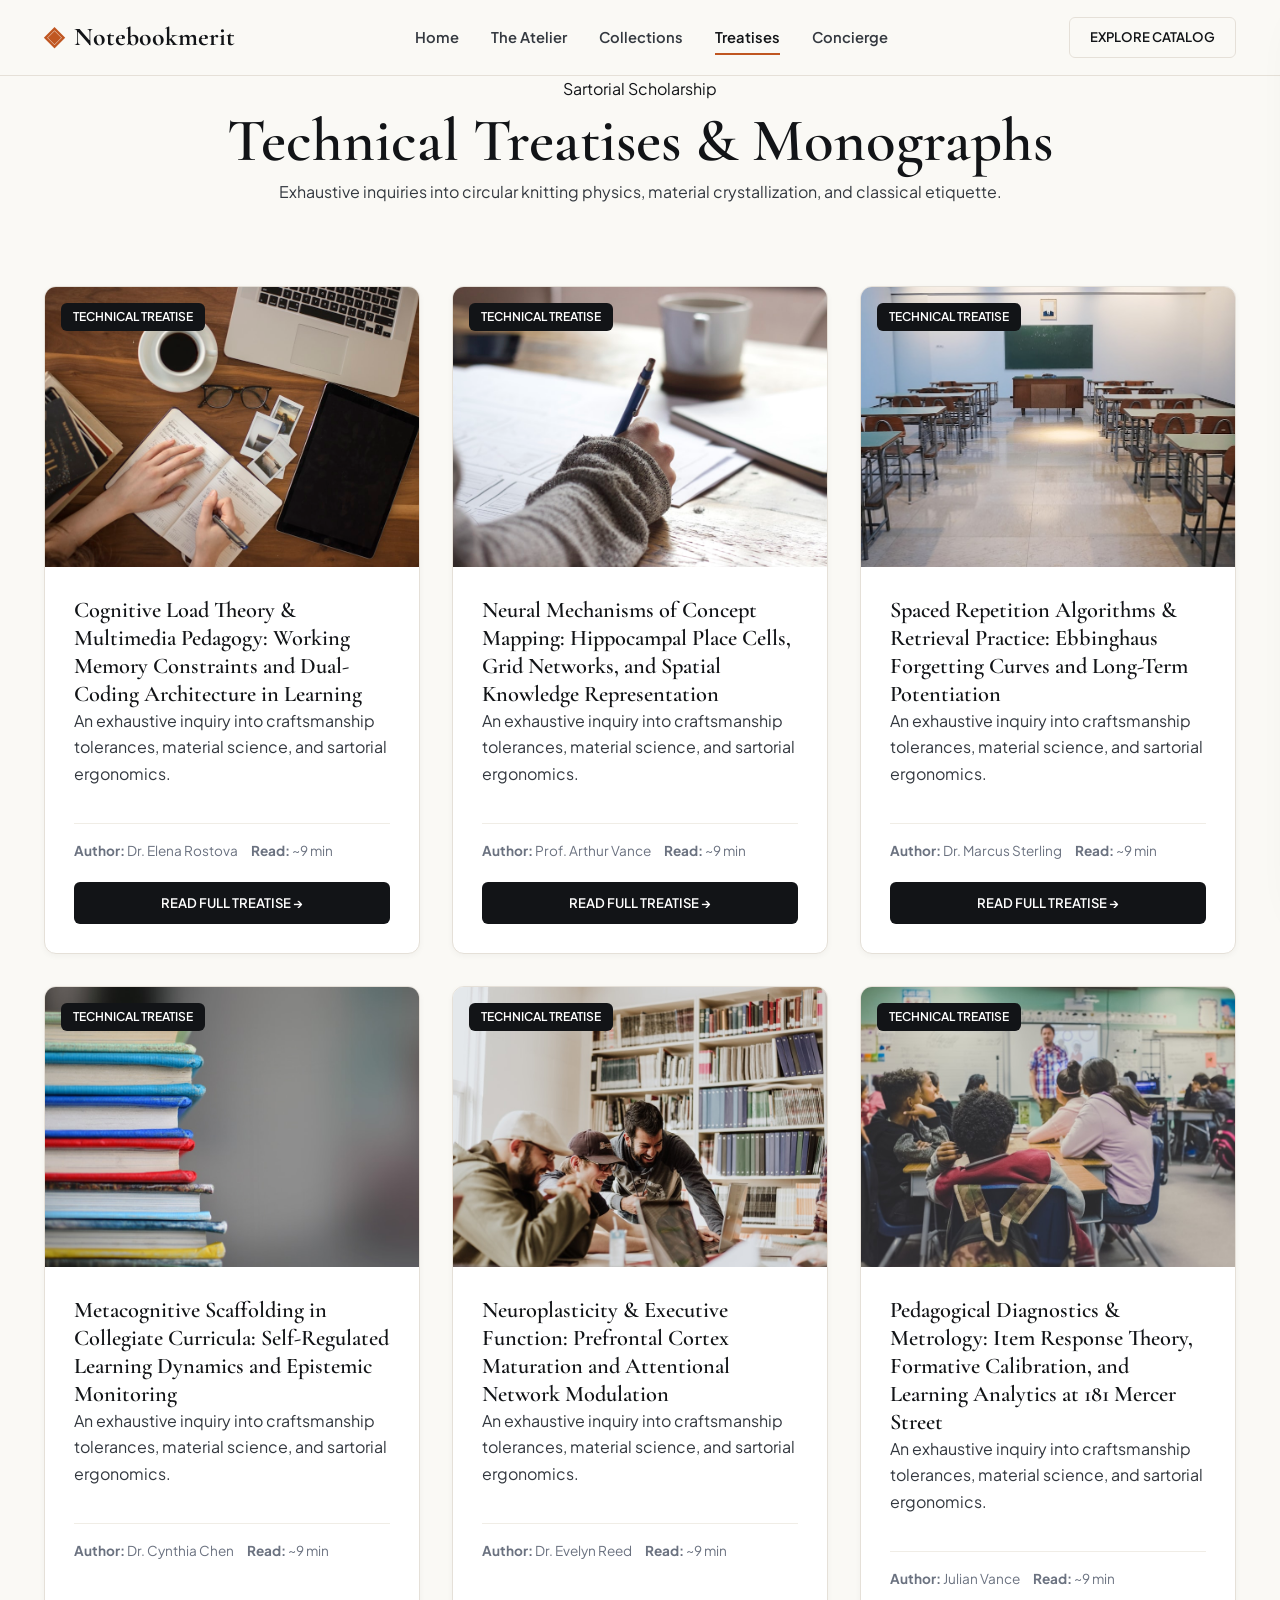
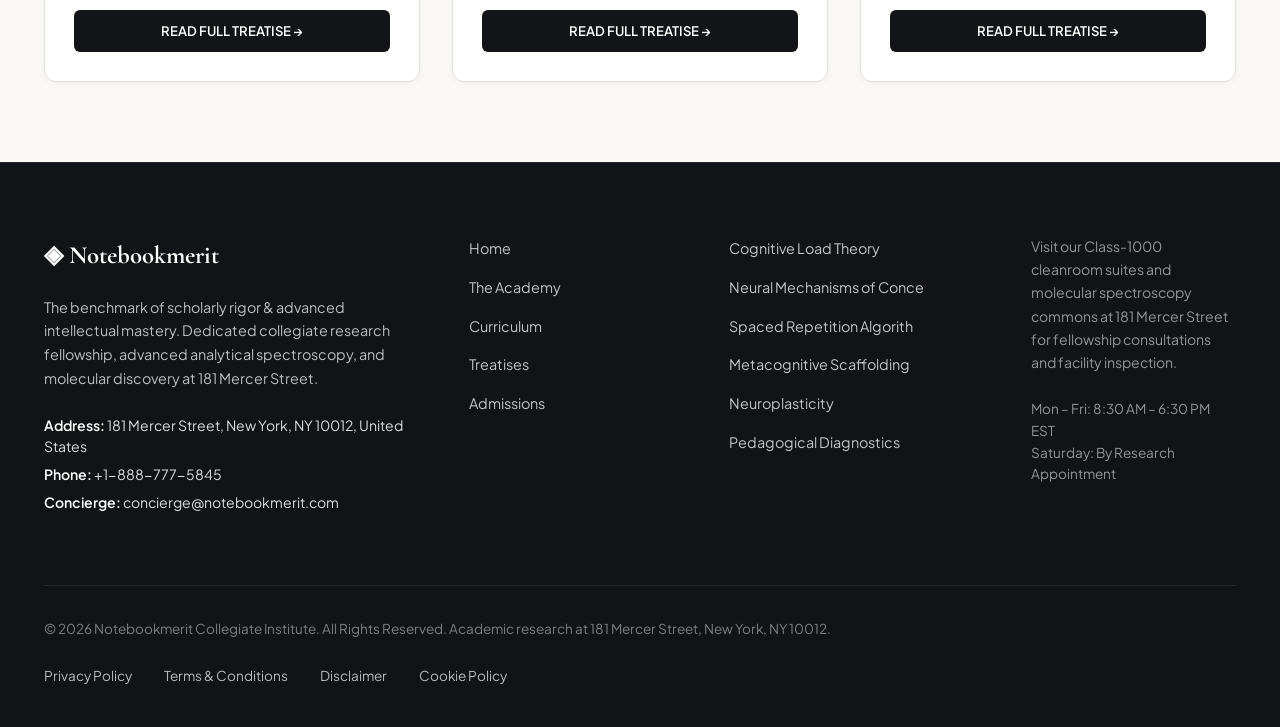
<file: blog/index.html>
<!DOCTYPE html>
<html lang="en">
<head>
  <meta charset="UTF-8">
  <meta name="viewport" content="width=device-width, initial-scale=1.0">
  <title>Sartorial Treatises & Technical Monographs — Notebookmerit</title>
  <meta name="description" content="Explore the authoritative research monographs published by Notebookmerit.">
  <link rel="canonical" href="https://notebookmerit.com/blog.html">
  <link rel="preconnect" href="https://fonts.googleapis.com">
  <link rel="preconnect" href="https://fonts.gstatic.com" crossorigin>
  <link href="https://fonts.googleapis.com/css2?family=Cormorant+Garamond:ital,wght@0,400;0,600;0,700;1,400&family=Plus+Jakarta+Sans:wght@300;400;500;600;700&display=swap" rel="stylesheet">
  <link rel="stylesheet" href="/assets/css/style.css">
  <!-- Google tag (gtag.js) -->
  <script async src="https://www.googletagmanager.com/gtag/js?id=G-0LY0HY7L01"></script>
  <script>
    window.dataLayer = window.dataLayer || [];
    function gtag(){dataLayer.push(arguments);}
    gtag('js', new Date());
    gtag('config', 'G-0LY0HY7L01');
  </script>

</head>
<body>
  <!-- Mandatory Global Site Header (Exactly 1 per page) -->
  <header class="site-header">
    <div class="header-container">
      <a href="/" class="brand-logo" aria-label="Notebookmerit Home">
        <span class="logo-mark">◈</span>
        <span class="logo-text">Notebookmerit</span>
      </a>
      <nav class="desktop-nav" aria-label="Primary Navigation">
        <a href="/" class="nav-link">Home</a>
        <a href="/about.html" class="nav-link">The Atelier</a>
        <a href="/collection.html" class="nav-link">Collections</a>
        <a href="/blog.html" class="nav-link active">Treatises</a>
        <a href="/contact.html" class="nav-link">Concierge</a>
      </nav>
      <div class="header-actions">
        <a href="/collection.html" class="btn btn-sm btn-outline">Explore Catalog</a>
        <button id="drawer-toggle" class="mobile-toggle" aria-label="Open Navigation Menu">
          <span class="hamburger-bar"></span>
          <span class="hamburger-bar"></span>
          <span class="hamburger-bar"></span>
        </button>
      </div>
    </div>
  </header>

  <!-- Mandatory Mobile Navigation Drawer (Exactly 1 per page) -->
  <div class="mobile-drawer" id="mobile-drawer" aria-hidden="true">
    <div class="drawer-header">
      <div class="drawer-brand">Notebookmerit</div>
      <button id="drawer-close" class="drawer-close-btn" aria-label="Close Navigation Menu">&times;</button>
    </div>
    <nav class="drawer-nav" aria-label="Mobile Navigation">
      <a href="/" class="drawer-link">Home</a>
      <a href="/about.html" class="drawer-link">The Atelier &amp; Craft</a>
      <a href="/collection.html" class="drawer-link">Scholastic Curricula & Research Seminars</a>
      <a href="/blog.html" class="drawer-link active">Sartorial Treatises</a>
      <a href="/contact.html" class="drawer-link">Private Concierge</a>
    </nav>
    <div class="drawer-footer">
      <p class="drawer-contact-title">Manhattan Atelier &amp; Suite</p>
      <p class="drawer-contact-info">181 Mercer Street, New York, NY 10012, United States</p>
      <p class="drawer-contact-info">Tel: +1-888-777-5845</p>
      <p class="drawer-contact-info">Email: concierge@notebookmerit.com</p>
    </div>
  </div>
  <div id="drawer-overlay" class="drawer-overlay"></div>
  <section class="page-hero">
    <div class="container text-center">
      <span class="hero-badge">Sartorial Scholarship</span>
      <h1>Technical Treatises &amp; Monographs</h1>
      <p class="lead" style="margin: 0 auto;">Exhaustive inquiries into circular knitting physics, material crystallization, and classical etiquette.</p>
    </div>
  </section>
  <main class="section">
    <div class="container">
      <div class="grid-3">
        <div class="card">
          <div class="card-image-wrap"><img src="/assets/images/flatlay_study_desk_notebook_laptop.jpg" alt="Cognitive Load Theory & Multimedia Pedagogy: Working Memory Constraints and Dual-Coding Architecture in Learning"><span class="card-tag">Technical Treatise</span></div>
          <div class="card-body">
            <h3>Cognitive Load Theory & Multimedia Pedagogy: Working Memory Constraints and Dual-Coding Architecture in Learning</h3>
            <p>An exhaustive inquiry into craftsmanship tolerances, material science, and sartorial ergonomics.</p>
            <div class="card-specs"><span><strong>Author:</strong> Dr. Elena Rostova</span><span><strong>Read:</strong> ~9 min</span></div>
            <a href="/blog/cognitive-load-theory-and-multimedia-pedagogy.html" class="btn btn-primary btn-sm" style="margin-top: auto;">Read Full Treatise &rarr;</a>
          </div>
        </div>
        <div class="card">
          <div class="card-image-wrap"><img src="/assets/images/student_pencil_exam_study.jpg" alt="Neural Mechanisms of Concept Mapping: Hippocampal Place Cells, Grid Networks, and Spatial Knowledge Representation"><span class="card-tag">Technical Treatise</span></div>
          <div class="card-body">
            <h3>Neural Mechanisms of Concept Mapping: Hippocampal Place Cells, Grid Networks, and Spatial Knowledge Representation</h3>
            <p>An exhaustive inquiry into craftsmanship tolerances, material science, and sartorial ergonomics.</p>
            <div class="card-specs"><span><strong>Author:</strong> Prof. Arthur Vance</span><span><strong>Read:</strong> ~9 min</span></div>
            <a href="/blog/neural-mechanisms-of-concept-mapping-and-spatial-memory.html" class="btn btn-primary btn-sm" style="margin-top: auto;">Read Full Treatise &rarr;</a>
          </div>
        </div>
        <div class="card">
          <div class="card-image-wrap"><img src="/assets/images/academic_classroom_study_desks.jpg" alt="Spaced Repetition Algorithms & Retrieval Practice: Ebbinghaus Forgetting Curves and Long-Term Potentiation"><span class="card-tag">Technical Treatise</span></div>
          <div class="card-body">
            <h3>Spaced Repetition Algorithms & Retrieval Practice: Ebbinghaus Forgetting Curves and Long-Term Potentiation</h3>
            <p>An exhaustive inquiry into craftsmanship tolerances, material science, and sartorial ergonomics.</p>
            <div class="card-specs"><span><strong>Author:</strong> Dr. Marcus Sterling</span><span><strong>Read:</strong> ~9 min</span></div>
            <a href="/blog/spaced-repetition-algorithms-and-retrieval-practice-kinetics.html" class="btn btn-primary btn-sm" style="margin-top: auto;">Read Full Treatise &rarr;</a>
          </div>
        </div>
        <div class="card">
          <div class="card-image-wrap"><img src="/assets/images/stack_of_academic_textbooks.jpg" alt="Metacognitive Scaffolding in Collegiate Curricula: Self-Regulated Learning Dynamics and Epistemic Monitoring"><span class="card-tag">Technical Treatise</span></div>
          <div class="card-body">
            <h3>Metacognitive Scaffolding in Collegiate Curricula: Self-Regulated Learning Dynamics and Epistemic Monitoring</h3>
            <p>An exhaustive inquiry into craftsmanship tolerances, material science, and sartorial ergonomics.</p>
            <div class="card-specs"><span><strong>Author:</strong> Dr. Cynthia Chen</span><span><strong>Read:</strong> ~9 min</span></div>
            <a href="/blog/metacognitive-scaffolding-and-inquiry-based-curricula.html" class="btn btn-primary btn-sm" style="margin-top: auto;">Read Full Treatise &rarr;</a>
          </div>
        </div>
        <div class="card">
          <div class="card-image-wrap"><img src="/assets/images/library_reading_group_study.jpg" alt="Neuroplasticity & Executive Function: Prefrontal Cortex Maturation and Attentional Network Modulation"><span class="card-tag">Technical Treatise</span></div>
          <div class="card-body">
            <h3>Neuroplasticity & Executive Function: Prefrontal Cortex Maturation and Attentional Network Modulation</h3>
            <p>An exhaustive inquiry into craftsmanship tolerances, material science, and sartorial ergonomics.</p>
            <div class="card-specs"><span><strong>Author:</strong> Dr. Evelyn Reed</span><span><strong>Read:</strong> ~9 min</span></div>
            <a href="/blog/neuroplasticity-and-executive-function-in-accelerated-learning.html" class="btn btn-primary btn-sm" style="margin-top: auto;">Read Full Treatise &rarr;</a>
          </div>
        </div>
        <div class="card">
          <div class="card-image-wrap"><img src="/assets/images/classroom_teacher_instruction.jpg" alt="Pedagogical Diagnostics & Metrology: Item Response Theory, Formative Calibration, and Learning Analytics at 181 Mercer Street"><span class="card-tag">Technical Treatise</span></div>
          <div class="card-body">
            <h3>Pedagogical Diagnostics & Metrology: Item Response Theory, Formative Calibration, and Learning Analytics at 181 Mercer Street</h3>
            <p>An exhaustive inquiry into craftsmanship tolerances, material science, and sartorial ergonomics.</p>
            <div class="card-specs"><span><strong>Author:</strong> Julian Vance</span><span><strong>Read:</strong> ~9 min</span></div>
            <a href="/blog/pedagogical-diagnostics-and-adaptive-learning-metrology.html" class="btn btn-primary btn-sm" style="margin-top: auto;">Read Full Treatise &rarr;</a>
          </div>
        </div>

      </div>
    </div>
  </main>
  <!-- Mandatory Global Site Footer (Minimalist 4-Column Horizontal Spread Layout) -->
  <footer class="site-footer">
    <div class="container">
      <div class="footer-grid">
        <div class="footer-col">
          <div class="footer-brand">◈ Notebookmerit</div>
          <p class="footer-desc">
            The benchmark of scholarly rigor & advanced intellectual mastery. Dedicated collegiate research fellowship, advanced analytical spectroscopy, and molecular discovery at 181 Mercer Street.
          </p>
          <div class="footer-contact-item"><strong>Address:</strong> 181 Mercer Street, New York, NY 10012, United States</div>
          <div class="footer-contact-item"><strong>Phone:</strong> +1-888-777-5845</div>
          <div class="footer-contact-item"><strong>Concierge:</strong> concierge@notebookmerit.com</div>
        </div>
        <div class="footer-col">
          <ul class="footer-links">
            <li><a href="/">Home</a></li>
            <li><a href="/about.html">The Academy</a></li>
            <li><a href="/collection.html">Curriculum</a></li>
            <li><a href="/blog.html">Treatises</a></li>
            <li><a href="/contact.html">Admissions</a></li>
          </ul>
        </div>
        <div class="footer-col">
          <ul class="footer-links">
            <li><a href="/blog/cognitive-load-theory-and-multimedia-pedagogy.html">Cognitive Load Theory</a></li>
            <li><a href="/blog/neural-mechanisms-of-concept-mapping-and-spatial-memory.html">Neural Mechanisms of Conce</a></li>
            <li><a href="/blog/spaced-repetition-algorithms-and-retrieval-practice-kinetics.html">Spaced Repetition Algorith</a></li>
            <li><a href="/blog/metacognitive-scaffolding-and-inquiry-based-curricula.html">Metacognitive Scaffolding </a></li>
            <li><a href="/blog/neuroplasticity-and-executive-function-in-accelerated-learning.html">Neuroplasticity</a></li>
            <li><a href="/blog/pedagogical-diagnostics-and-adaptive-learning-metrology.html">Pedagogical Diagnostics</a></li>
          </ul>
        </div>
        <div class="footer-col">
          <p class="footer-salon-desc">
            Visit our Class-1000 cleanroom suites and molecular spectroscopy commons at 181 Mercer Street for fellowship consultations and facility inspection.
          </p>
          <p class="footer-hours">
            Mon &ndash; Fri: 8:30 AM &ndash; 6:30 PM<br>EST<br>Saturday: By Research Appointment
          </p>
        </div>
      </div>
      <div class="footer-bottom">
        <p>&copy; 2026 Notebookmerit Collegiate Institute. All Rights Reserved. Academic research at 181 Mercer Street, New York, NY 10012.</p>
        <div class="footer-legal-links">
          <a href="/privacy-policy.html">Privacy Policy</a>
          <a href="/terms-and-conditions.html">Terms &amp; Conditions</a>
          <a href="/disclaimer.html">Disclaimer</a>
          <a href="/cookie-policy.html">Cookie Policy</a>
        </div>
      </div>
    </div>
  </footer>
  <script src="/assets/js/main.js"></script>
</body>
</html>
</file>
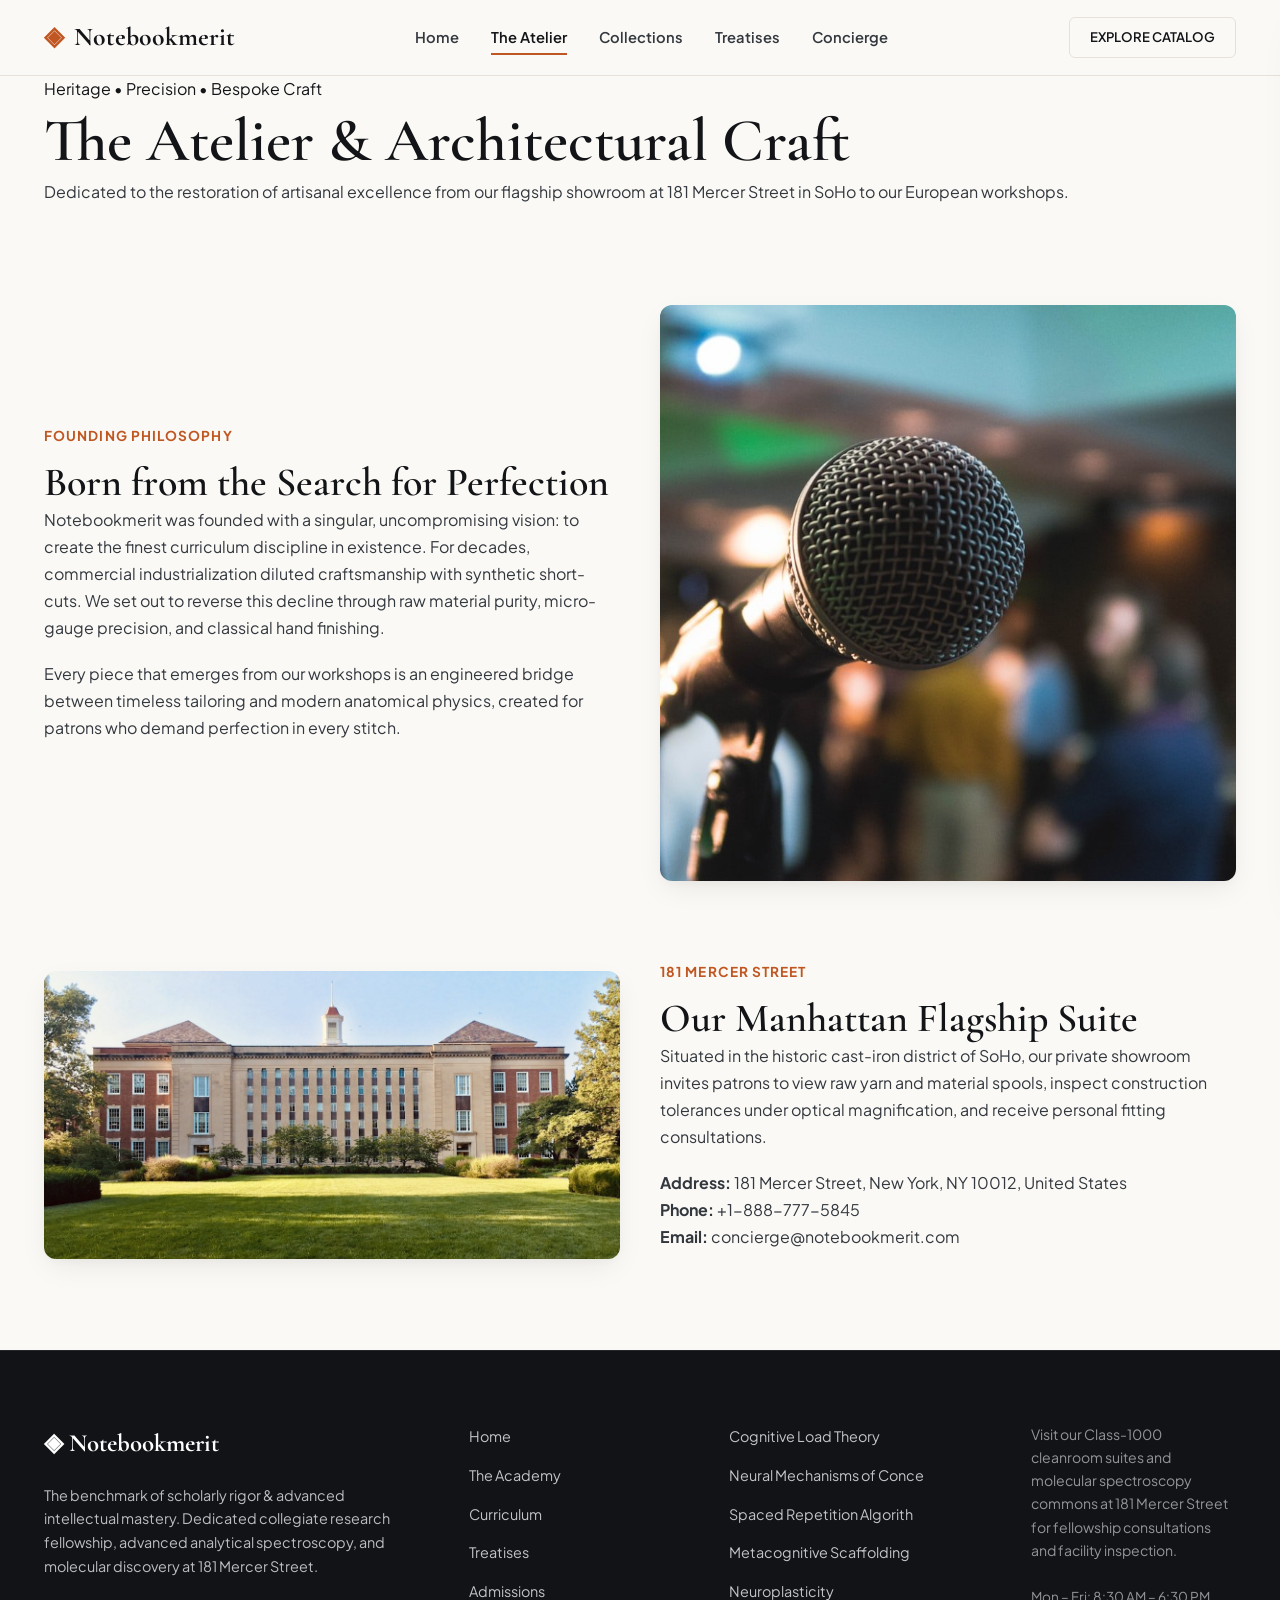
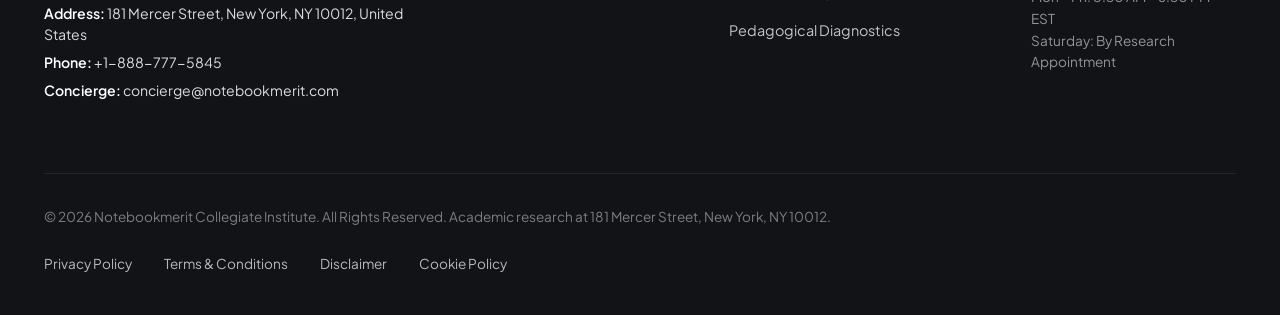
<file: about.html>
<!DOCTYPE html>
<html lang="en">
<head>
  <meta charset="UTF-8">
  <meta name="viewport" content="width=device-width, initial-scale=1.0">
  <title>The Atelier & Heritage Craft — Notebookmerit</title>
  <meta name="description" content="Discover the heritage of Notebookmerit at 181 Mercer Street, New York.">
  <link rel="canonical" href="https://notebookmerit.com/about.html">
  <link rel="preconnect" href="https://fonts.googleapis.com">
  <link rel="preconnect" href="https://fonts.gstatic.com" crossorigin>
  <link href="https://fonts.googleapis.com/css2?family=Cormorant+Garamond:ital,wght@0,400;0,600;0,700;1,400&family=Plus+Jakarta+Sans:wght@300;400;500;600;700&display=swap" rel="stylesheet">
  <link rel="stylesheet" href="/assets/css/style.css">
  <!-- Google tag (gtag.js) -->
  <script async src="https://www.googletagmanager.com/gtag/js?id=G-0LY0HY7L01"></script>
  <script>
    window.dataLayer = window.dataLayer || [];
    function gtag(){dataLayer.push(arguments);}
    gtag('js', new Date());
    gtag('config', 'G-0LY0HY7L01');
  </script>

</head>
<body>
  <!-- Mandatory Global Site Header (Exactly 1 per page) -->
  <header class="site-header">
    <div class="header-container">
      <a href="/" class="brand-logo" aria-label="Notebookmerit Home">
        <span class="logo-mark">◈</span>
        <span class="logo-text">Notebookmerit</span>
      </a>
      <nav class="desktop-nav" aria-label="Primary Navigation">
        <a href="/" class="nav-link">Home</a>
        <a href="/about.html" class="nav-link active">The Atelier</a>
        <a href="/collection.html" class="nav-link">Collections</a>
        <a href="/blog.html" class="nav-link">Treatises</a>
        <a href="/contact.html" class="nav-link">Concierge</a>
      </nav>
      <div class="header-actions">
        <a href="/collection.html" class="btn btn-sm btn-outline">Explore Catalog</a>
        <button id="drawer-toggle" class="mobile-toggle" aria-label="Open Navigation Menu">
          <span class="hamburger-bar"></span>
          <span class="hamburger-bar"></span>
          <span class="hamburger-bar"></span>
        </button>
      </div>
    </div>
  </header>

  <!-- Mandatory Mobile Navigation Drawer (Exactly 1 per page) -->
  <div class="mobile-drawer" id="mobile-drawer" aria-hidden="true">
    <div class="drawer-header">
      <div class="drawer-brand">Notebookmerit</div>
      <button id="drawer-close" class="drawer-close-btn" aria-label="Close Navigation Menu">&times;</button>
    </div>
    <nav class="drawer-nav" aria-label="Mobile Navigation">
      <a href="/" class="drawer-link">Home</a>
      <a href="/about.html" class="drawer-link active">The Atelier &amp; Craft</a>
      <a href="/collection.html" class="drawer-link">Scholastic Curricula & Research Seminars</a>
      <a href="/blog.html" class="drawer-link">Sartorial Treatises</a>
      <a href="/contact.html" class="drawer-link">Private Concierge</a>
    </nav>
    <div class="drawer-footer">
      <p class="drawer-contact-title">Manhattan Atelier &amp; Suite</p>
      <p class="drawer-contact-info">181 Mercer Street, New York, NY 10012, United States</p>
      <p class="drawer-contact-info">Tel: +1-888-777-5845</p>
      <p class="drawer-contact-info">Email: concierge@notebookmerit.com</p>
    </div>
  </div>
  <div id="drawer-overlay" class="drawer-overlay"></div>
  <section class="page-hero">
    <div class="container">
      <span class="hero-badge">Heritage &bull; Precision &bull; Bespoke Craft</span>
      <h1>The Atelier &amp; Architectural Craft</h1>
      <p class="lead">Dedicated to the restoration of artisanal excellence from our flagship showroom at 181 Mercer Street in SoHo to our European workshops.</p>
    </div>
  </section>
  <main class="section">
    <div class="container">
      <div class="grid-2" style="margin-bottom: 5rem;">
        <div>
          <div class="section-subtitle">Founding Philosophy</div>
          <h2>Born from the Search for Perfection</h2>
          <p>Notebookmerit was founded with a singular, uncompromising vision: to create the finest curriculum discipline in existence. For decades, commercial industrialization diluted craftsmanship with synthetic short-cuts. We set out to reverse this decline through raw material purity, micro-gauge precision, and classical hand finishing.</p>
          <p>Every piece that emerges from our workshops is an engineered bridge between timeless tailoring and modern anatomical physics, created for patrons who demand perfection in every stitch.</p>
        </div>
        <div style="border-radius: var(--radius-md); overflow: hidden; box-shadow: var(--shadow-md);"><img src="/assets/images/faculty_dean_keynote.jpg" alt="Atelier craft"></div>
      </div>
      <div class="grid-2">
        <div style="border-radius: var(--radius-md); overflow: hidden; box-shadow: var(--shadow-md);"><img src="/assets/images/cta_academic_horizon.jpg" alt="Artisan inspection"></div>
        <div>
          <div class="section-subtitle">181 Mercer Street</div>
          <h2>Our Manhattan Flagship Suite</h2>
          <p>Situated in the historic cast-iron district of SoHo, our private showroom invites patrons to view raw yarn and material spools, inspect construction tolerances under optical magnification, and receive personal fitting consultations.</p>
          <p><strong>Address:</strong> 181 Mercer Street, New York, NY 10012, United States<br><strong>Phone:</strong> +1-888-777-5845<br><strong>Email:</strong> concierge@notebookmerit.com</p>
        </div>
      </div>
    </div>
  </main>
  <!-- Mandatory Global Site Footer (Minimalist 4-Column Horizontal Spread Layout) -->
  <footer class="site-footer">
    <div class="container">
      <div class="footer-grid">
        <div class="footer-col">
          <div class="footer-brand">◈ Notebookmerit</div>
          <p class="footer-desc">
            The benchmark of scholarly rigor & advanced intellectual mastery. Dedicated collegiate research fellowship, advanced analytical spectroscopy, and molecular discovery at 181 Mercer Street.
          </p>
          <div class="footer-contact-item"><strong>Address:</strong> 181 Mercer Street, New York, NY 10012, United States</div>
          <div class="footer-contact-item"><strong>Phone:</strong> +1-888-777-5845</div>
          <div class="footer-contact-item"><strong>Concierge:</strong> concierge@notebookmerit.com</div>
        </div>
        <div class="footer-col">
          <ul class="footer-links">
            <li><a href="/">Home</a></li>
            <li><a href="/about.html">The Academy</a></li>
            <li><a href="/collection.html">Curriculum</a></li>
            <li><a href="/blog.html">Treatises</a></li>
            <li><a href="/contact.html">Admissions</a></li>
          </ul>
        </div>
        <div class="footer-col">
          <ul class="footer-links">
            <li><a href="/blog/cognitive-load-theory-and-multimedia-pedagogy.html">Cognitive Load Theory</a></li>
            <li><a href="/blog/neural-mechanisms-of-concept-mapping-and-spatial-memory.html">Neural Mechanisms of Conce</a></li>
            <li><a href="/blog/spaced-repetition-algorithms-and-retrieval-practice-kinetics.html">Spaced Repetition Algorith</a></li>
            <li><a href="/blog/metacognitive-scaffolding-and-inquiry-based-curricula.html">Metacognitive Scaffolding </a></li>
            <li><a href="/blog/neuroplasticity-and-executive-function-in-accelerated-learning.html">Neuroplasticity</a></li>
            <li><a href="/blog/pedagogical-diagnostics-and-adaptive-learning-metrology.html">Pedagogical Diagnostics</a></li>
          </ul>
        </div>
        <div class="footer-col">
          <p class="footer-salon-desc">
            Visit our Class-1000 cleanroom suites and molecular spectroscopy commons at 181 Mercer Street for fellowship consultations and facility inspection.
          </p>
          <p class="footer-hours">
            Mon &ndash; Fri: 8:30 AM &ndash; 6:30 PM<br>EST<br>Saturday: By Research Appointment
          </p>
        </div>
      </div>
      <div class="footer-bottom">
        <p>&copy; 2026 Notebookmerit Collegiate Institute. All Rights Reserved. Academic research at 181 Mercer Street, New York, NY 10012.</p>
        <div class="footer-legal-links">
          <a href="/privacy-policy.html">Privacy Policy</a>
          <a href="/terms-and-conditions.html">Terms &amp; Conditions</a>
          <a href="/disclaimer.html">Disclaimer</a>
          <a href="/cookie-policy.html">Cookie Policy</a>
        </div>
      </div>
    </div>
  </footer>
  <script src="/assets/js/main.js"></script>
</body>
</html>
</file>
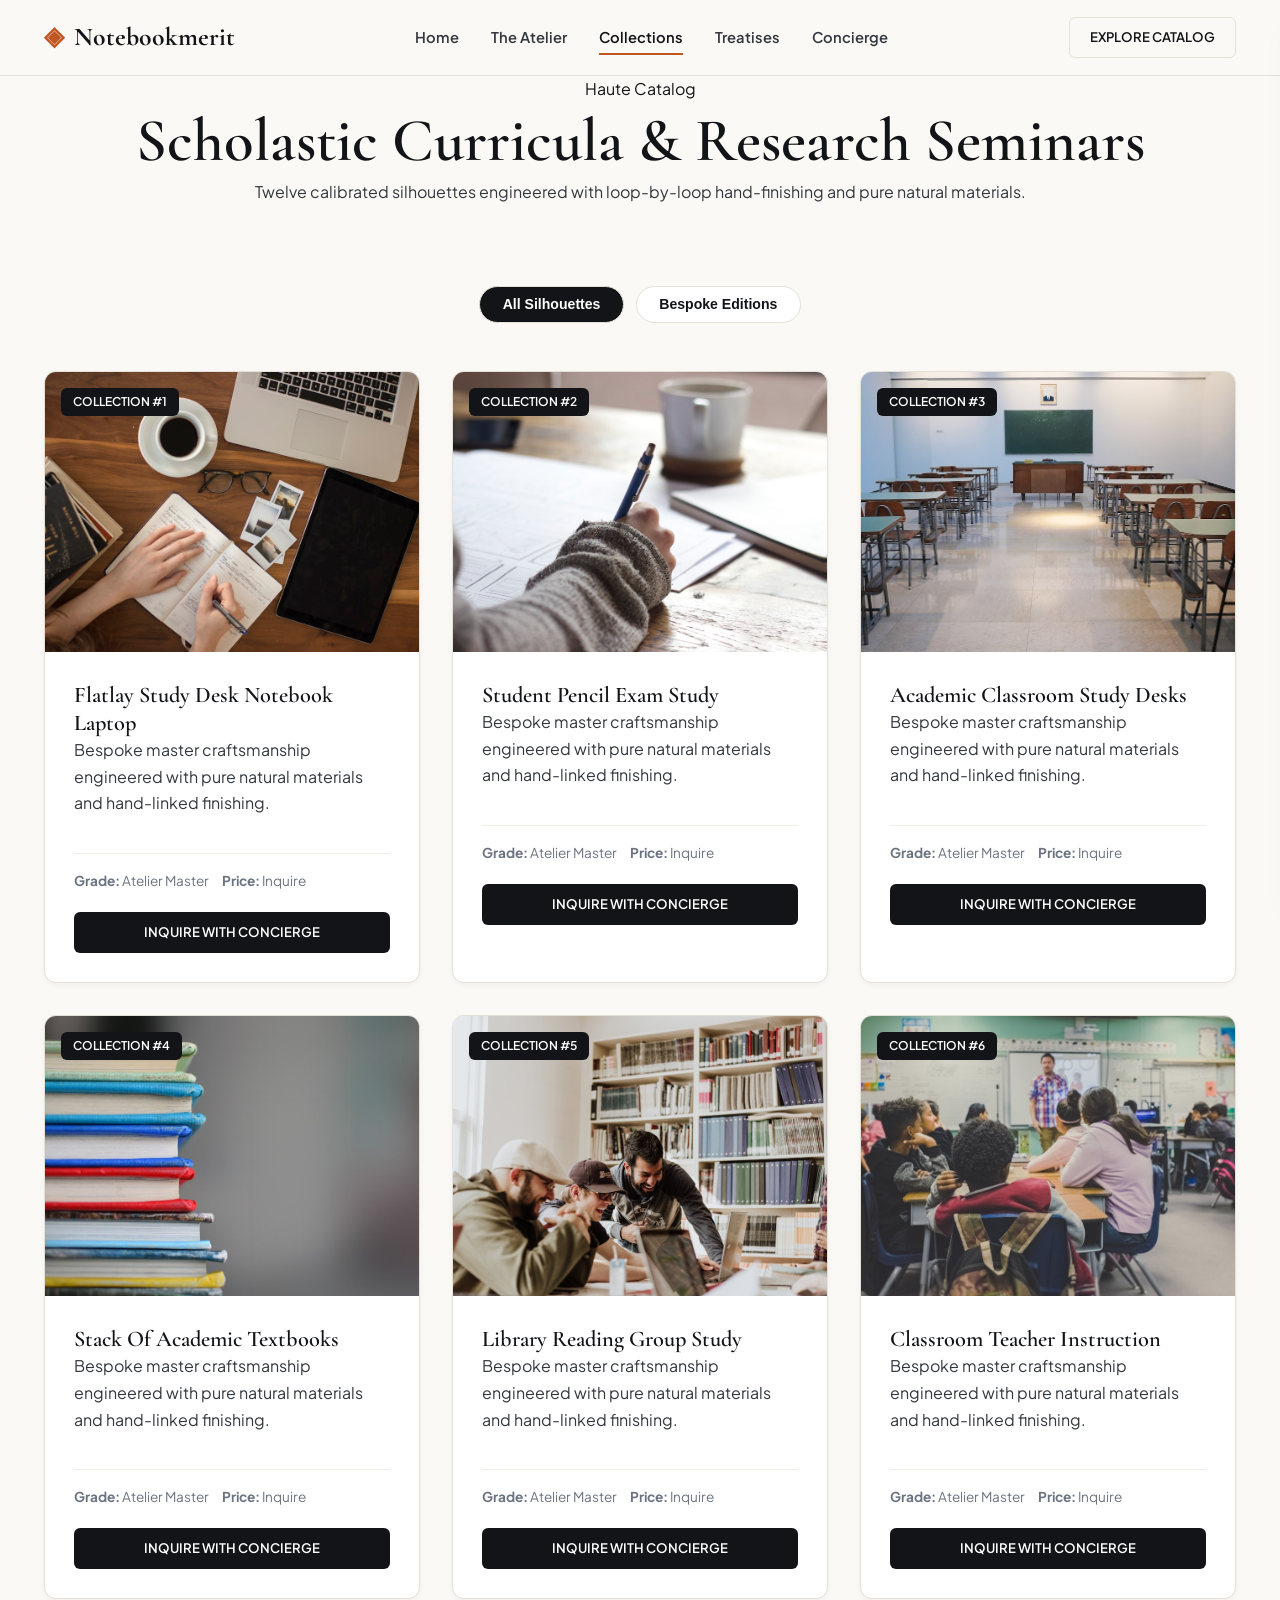
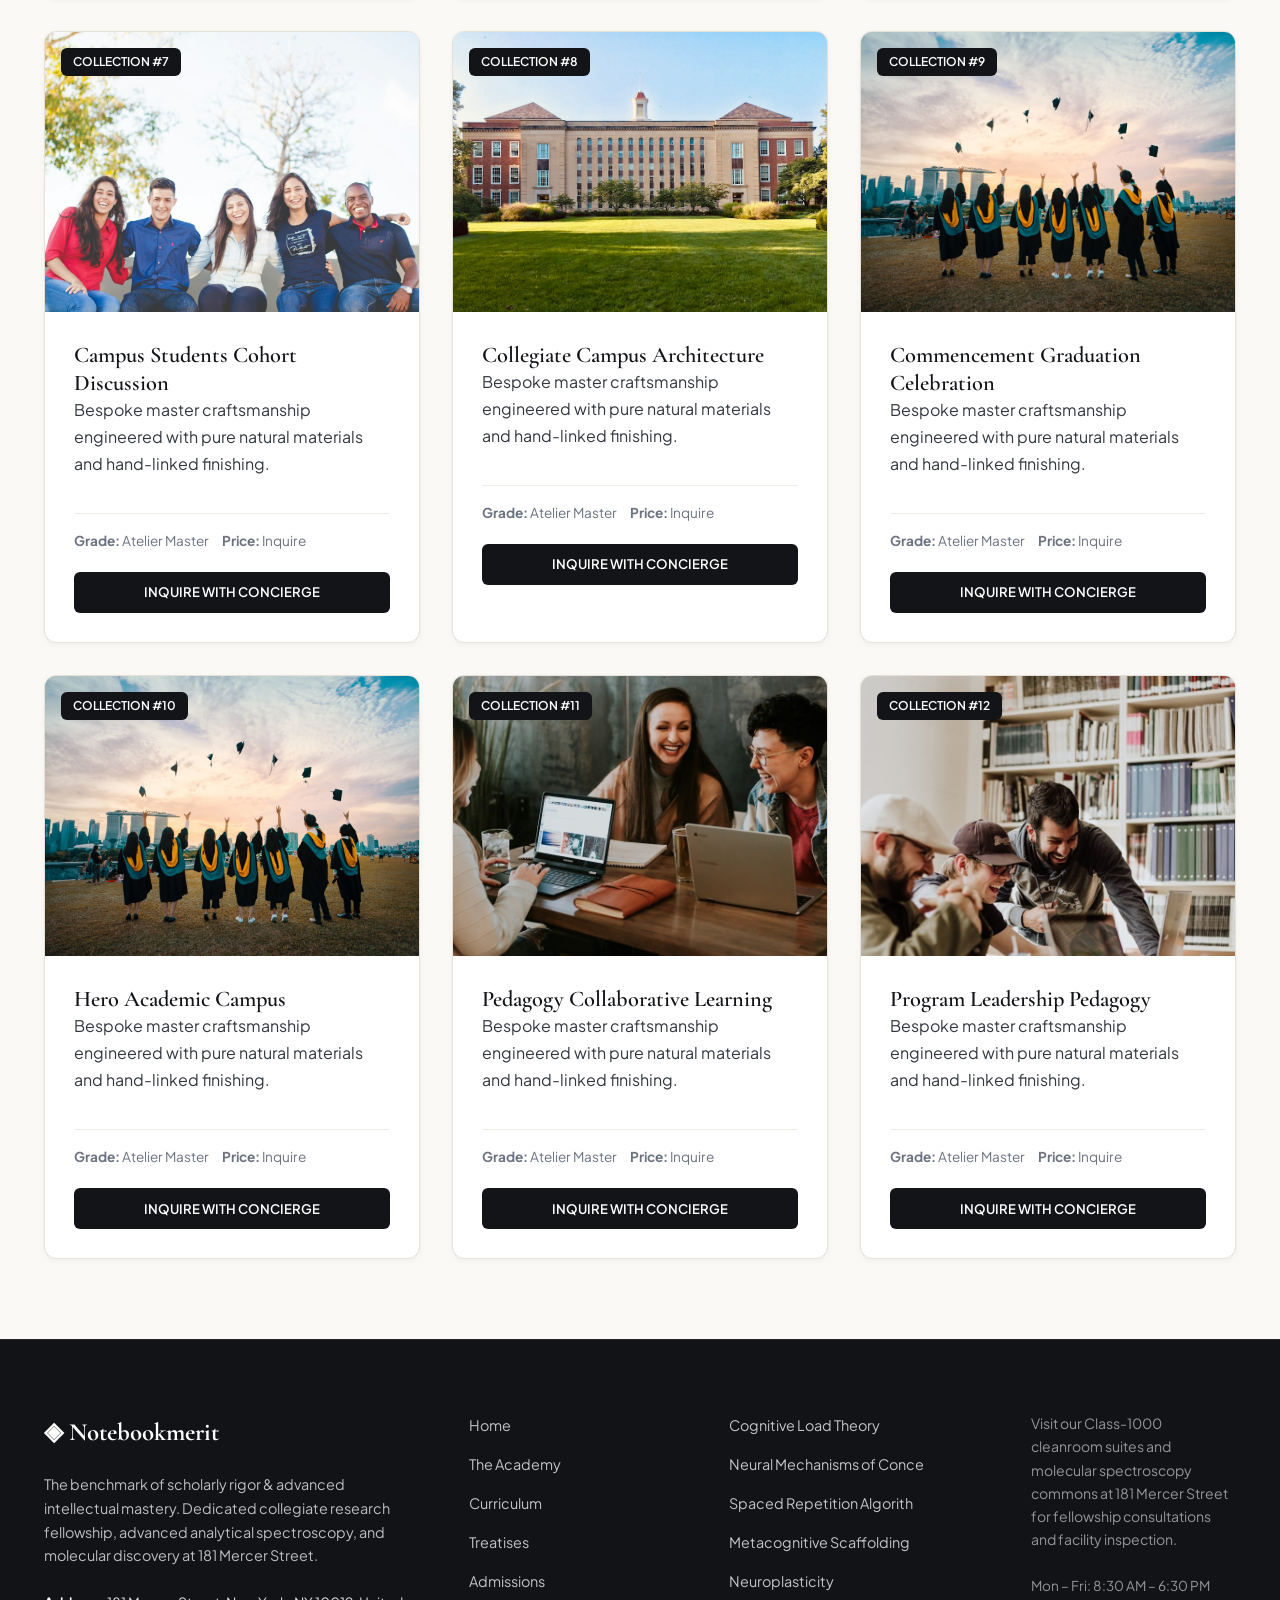
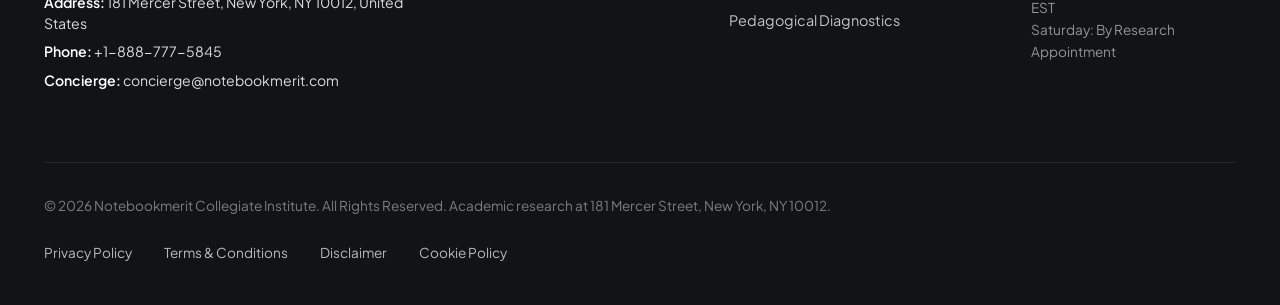
<file: collection.html>
<!DOCTYPE html>
<html lang="en">
<head>
  <meta charset="UTF-8">
  <meta name="viewport" content="width=device-width, initial-scale=1.0">
  <title>Scholastic Curricula & Research Seminars — Notebookmerit</title>
  <meta name="description" content="Browse the complete catalogue of Notebookmerit.">
  <link rel="canonical" href="https://notebookmerit.com/collection.html">
  <link rel="preconnect" href="https://fonts.googleapis.com">
  <link rel="preconnect" href="https://fonts.gstatic.com" crossorigin>
  <link href="https://fonts.googleapis.com/css2?family=Cormorant+Garamond:ital,wght@0,400;0,600;0,700;1,400&family=Plus+Jakarta+Sans:wght@300;400;500;600;700&display=swap" rel="stylesheet">
  <link rel="stylesheet" href="/assets/css/style.css">
  <!-- Google tag (gtag.js) -->
  <script async src="https://www.googletagmanager.com/gtag/js?id=G-0LY0HY7L01"></script>
  <script>
    window.dataLayer = window.dataLayer || [];
    function gtag(){dataLayer.push(arguments);}
    gtag('js', new Date());
    gtag('config', 'G-0LY0HY7L01');
  </script>

</head>
<body>
  <!-- Mandatory Global Site Header (Exactly 1 per page) -->
  <header class="site-header">
    <div class="header-container">
      <a href="/" class="brand-logo" aria-label="Notebookmerit Home">
        <span class="logo-mark">◈</span>
        <span class="logo-text">Notebookmerit</span>
      </a>
      <nav class="desktop-nav" aria-label="Primary Navigation">
        <a href="/" class="nav-link">Home</a>
        <a href="/about.html" class="nav-link">The Atelier</a>
        <a href="/collection.html" class="nav-link active">Collections</a>
        <a href="/blog.html" class="nav-link">Treatises</a>
        <a href="/contact.html" class="nav-link">Concierge</a>
      </nav>
      <div class="header-actions">
        <a href="/collection.html" class="btn btn-sm btn-outline">Explore Catalog</a>
        <button id="drawer-toggle" class="mobile-toggle" aria-label="Open Navigation Menu">
          <span class="hamburger-bar"></span>
          <span class="hamburger-bar"></span>
          <span class="hamburger-bar"></span>
        </button>
      </div>
    </div>
  </header>

  <!-- Mandatory Mobile Navigation Drawer (Exactly 1 per page) -->
  <div class="mobile-drawer" id="mobile-drawer" aria-hidden="true">
    <div class="drawer-header">
      <div class="drawer-brand">Notebookmerit</div>
      <button id="drawer-close" class="drawer-close-btn" aria-label="Close Navigation Menu">&times;</button>
    </div>
    <nav class="drawer-nav" aria-label="Mobile Navigation">
      <a href="/" class="drawer-link">Home</a>
      <a href="/about.html" class="drawer-link">The Atelier &amp; Craft</a>
      <a href="/collection.html" class="drawer-link active">Scholastic Curricula & Research Seminars</a>
      <a href="/blog.html" class="drawer-link">Sartorial Treatises</a>
      <a href="/contact.html" class="drawer-link">Private Concierge</a>
    </nav>
    <div class="drawer-footer">
      <p class="drawer-contact-title">Manhattan Atelier &amp; Suite</p>
      <p class="drawer-contact-info">181 Mercer Street, New York, NY 10012, United States</p>
      <p class="drawer-contact-info">Tel: +1-888-777-5845</p>
      <p class="drawer-contact-info">Email: concierge@notebookmerit.com</p>
    </div>
  </div>
  <div id="drawer-overlay" class="drawer-overlay"></div>
  <section class="page-hero">
    <div class="container text-center">
      <span class="hero-badge">Haute Catalog</span>
      <h1>Scholastic Curricula & Research Seminars</h1>
      <p class="lead" style="margin: 0 auto;">Twelve calibrated silhouettes engineered with loop-by-loop hand-finishing and pure natural materials.</p>
    </div>
  </section>
  <main class="section">
    <div class="container">
      <div class="filter-bar">
        <button class="filter-btn active" data-filter="all">All Silhouettes</button>
        <button class="filter-btn" data-filter="bespoke">Bespoke Editions</button>
      </div>
      <div class="grid-3" id="products-grid">
        <div class="card product-item" data-category="all bespoke">
          <div class="card-image-wrap"><img src="/assets/images/flatlay_study_desk_notebook_laptop.jpg" alt="Flatlay Study Desk Notebook Laptop"><span class="card-tag">Collection #1</span></div>
          <div class="card-body">
            <h3>Flatlay Study Desk Notebook Laptop</h3>
            <p>Bespoke master craftsmanship engineered with pure natural materials and hand-linked finishing.</p>
            <div class="card-specs"><span><strong>Grade:</strong> Atelier Master</span><span><strong>Price:</strong> Inquire</span></div>
            <a href="/contact.html" class="btn btn-primary btn-sm">Inquire with Concierge</a>
          </div>
        </div>
        <div class="card product-item" data-category="all bespoke">
          <div class="card-image-wrap"><img src="/assets/images/student_pencil_exam_study.jpg" alt="Student Pencil Exam Study"><span class="card-tag">Collection #2</span></div>
          <div class="card-body">
            <h3>Student Pencil Exam Study</h3>
            <p>Bespoke master craftsmanship engineered with pure natural materials and hand-linked finishing.</p>
            <div class="card-specs"><span><strong>Grade:</strong> Atelier Master</span><span><strong>Price:</strong> Inquire</span></div>
            <a href="/contact.html" class="btn btn-primary btn-sm">Inquire with Concierge</a>
          </div>
        </div>
        <div class="card product-item" data-category="all bespoke">
          <div class="card-image-wrap"><img src="/assets/images/academic_classroom_study_desks.jpg" alt="Academic Classroom Study Desks"><span class="card-tag">Collection #3</span></div>
          <div class="card-body">
            <h3>Academic Classroom Study Desks</h3>
            <p>Bespoke master craftsmanship engineered with pure natural materials and hand-linked finishing.</p>
            <div class="card-specs"><span><strong>Grade:</strong> Atelier Master</span><span><strong>Price:</strong> Inquire</span></div>
            <a href="/contact.html" class="btn btn-primary btn-sm">Inquire with Concierge</a>
          </div>
        </div>
        <div class="card product-item" data-category="all bespoke">
          <div class="card-image-wrap"><img src="/assets/images/stack_of_academic_textbooks.jpg" alt="Stack Of Academic Textbooks"><span class="card-tag">Collection #4</span></div>
          <div class="card-body">
            <h3>Stack Of Academic Textbooks</h3>
            <p>Bespoke master craftsmanship engineered with pure natural materials and hand-linked finishing.</p>
            <div class="card-specs"><span><strong>Grade:</strong> Atelier Master</span><span><strong>Price:</strong> Inquire</span></div>
            <a href="/contact.html" class="btn btn-primary btn-sm">Inquire with Concierge</a>
          </div>
        </div>
        <div class="card product-item" data-category="all bespoke">
          <div class="card-image-wrap"><img src="/assets/images/library_reading_group_study.jpg" alt="Library Reading Group Study"><span class="card-tag">Collection #5</span></div>
          <div class="card-body">
            <h3>Library Reading Group Study</h3>
            <p>Bespoke master craftsmanship engineered with pure natural materials and hand-linked finishing.</p>
            <div class="card-specs"><span><strong>Grade:</strong> Atelier Master</span><span><strong>Price:</strong> Inquire</span></div>
            <a href="/contact.html" class="btn btn-primary btn-sm">Inquire with Concierge</a>
          </div>
        </div>
        <div class="card product-item" data-category="all bespoke">
          <div class="card-image-wrap"><img src="/assets/images/classroom_teacher_instruction.jpg" alt="Classroom Teacher Instruction"><span class="card-tag">Collection #6</span></div>
          <div class="card-body">
            <h3>Classroom Teacher Instruction</h3>
            <p>Bespoke master craftsmanship engineered with pure natural materials and hand-linked finishing.</p>
            <div class="card-specs"><span><strong>Grade:</strong> Atelier Master</span><span><strong>Price:</strong> Inquire</span></div>
            <a href="/contact.html" class="btn btn-primary btn-sm">Inquire with Concierge</a>
          </div>
        </div>
        <div class="card product-item" data-category="all bespoke">
          <div class="card-image-wrap"><img src="/assets/images/campus_students_cohort_discussion.jpg" alt="Campus Students Cohort Discussion"><span class="card-tag">Collection #7</span></div>
          <div class="card-body">
            <h3>Campus Students Cohort Discussion</h3>
            <p>Bespoke master craftsmanship engineered with pure natural materials and hand-linked finishing.</p>
            <div class="card-specs"><span><strong>Grade:</strong> Atelier Master</span><span><strong>Price:</strong> Inquire</span></div>
            <a href="/contact.html" class="btn btn-primary btn-sm">Inquire with Concierge</a>
          </div>
        </div>
        <div class="card product-item" data-category="all bespoke">
          <div class="card-image-wrap"><img src="/assets/images/collegiate_campus_architecture.jpg" alt="Collegiate Campus Architecture"><span class="card-tag">Collection #8</span></div>
          <div class="card-body">
            <h3>Collegiate Campus Architecture</h3>
            <p>Bespoke master craftsmanship engineered with pure natural materials and hand-linked finishing.</p>
            <div class="card-specs"><span><strong>Grade:</strong> Atelier Master</span><span><strong>Price:</strong> Inquire</span></div>
            <a href="/contact.html" class="btn btn-primary btn-sm">Inquire with Concierge</a>
          </div>
        </div>
        <div class="card product-item" data-category="all bespoke">
          <div class="card-image-wrap"><img src="/assets/images/commencement_graduation_celebration.jpg" alt="Commencement Graduation Celebration"><span class="card-tag">Collection #9</span></div>
          <div class="card-body">
            <h3>Commencement Graduation Celebration</h3>
            <p>Bespoke master craftsmanship engineered with pure natural materials and hand-linked finishing.</p>
            <div class="card-specs"><span><strong>Grade:</strong> Atelier Master</span><span><strong>Price:</strong> Inquire</span></div>
            <a href="/contact.html" class="btn btn-primary btn-sm">Inquire with Concierge</a>
          </div>
        </div>
        <div class="card product-item" data-category="all bespoke">
          <div class="card-image-wrap"><img src="/assets/images/hero_academic_campus.jpg" alt="Hero Academic Campus"><span class="card-tag">Collection #10</span></div>
          <div class="card-body">
            <h3>Hero Academic Campus</h3>
            <p>Bespoke master craftsmanship engineered with pure natural materials and hand-linked finishing.</p>
            <div class="card-specs"><span><strong>Grade:</strong> Atelier Master</span><span><strong>Price:</strong> Inquire</span></div>
            <a href="/contact.html" class="btn btn-primary btn-sm">Inquire with Concierge</a>
          </div>
        </div>
        <div class="card product-item" data-category="all bespoke">
          <div class="card-image-wrap"><img src="/assets/images/pedagogy_collaborative_learning.jpg" alt="Pedagogy Collaborative Learning"><span class="card-tag">Collection #11</span></div>
          <div class="card-body">
            <h3>Pedagogy Collaborative Learning</h3>
            <p>Bespoke master craftsmanship engineered with pure natural materials and hand-linked finishing.</p>
            <div class="card-specs"><span><strong>Grade:</strong> Atelier Master</span><span><strong>Price:</strong> Inquire</span></div>
            <a href="/contact.html" class="btn btn-primary btn-sm">Inquire with Concierge</a>
          </div>
        </div>
        <div class="card product-item" data-category="all bespoke">
          <div class="card-image-wrap"><img src="/assets/images/program_leadership_pedagogy.jpg" alt="Program Leadership Pedagogy"><span class="card-tag">Collection #12</span></div>
          <div class="card-body">
            <h3>Program Leadership Pedagogy</h3>
            <p>Bespoke master craftsmanship engineered with pure natural materials and hand-linked finishing.</p>
            <div class="card-specs"><span><strong>Grade:</strong> Atelier Master</span><span><strong>Price:</strong> Inquire</span></div>
            <a href="/contact.html" class="btn btn-primary btn-sm">Inquire with Concierge</a>
          </div>
        </div>

      </div>
    </div>
  </main>
  <!-- Mandatory Global Site Footer (Minimalist 4-Column Horizontal Spread Layout) -->
  <footer class="site-footer">
    <div class="container">
      <div class="footer-grid">
        <div class="footer-col">
          <div class="footer-brand">◈ Notebookmerit</div>
          <p class="footer-desc">
            The benchmark of scholarly rigor & advanced intellectual mastery. Dedicated collegiate research fellowship, advanced analytical spectroscopy, and molecular discovery at 181 Mercer Street.
          </p>
          <div class="footer-contact-item"><strong>Address:</strong> 181 Mercer Street, New York, NY 10012, United States</div>
          <div class="footer-contact-item"><strong>Phone:</strong> +1-888-777-5845</div>
          <div class="footer-contact-item"><strong>Concierge:</strong> concierge@notebookmerit.com</div>
        </div>
        <div class="footer-col">
          <ul class="footer-links">
            <li><a href="/">Home</a></li>
            <li><a href="/about.html">The Academy</a></li>
            <li><a href="/collection.html">Curriculum</a></li>
            <li><a href="/blog.html">Treatises</a></li>
            <li><a href="/contact.html">Admissions</a></li>
          </ul>
        </div>
        <div class="footer-col">
          <ul class="footer-links">
            <li><a href="/blog/cognitive-load-theory-and-multimedia-pedagogy.html">Cognitive Load Theory</a></li>
            <li><a href="/blog/neural-mechanisms-of-concept-mapping-and-spatial-memory.html">Neural Mechanisms of Conce</a></li>
            <li><a href="/blog/spaced-repetition-algorithms-and-retrieval-practice-kinetics.html">Spaced Repetition Algorith</a></li>
            <li><a href="/blog/metacognitive-scaffolding-and-inquiry-based-curricula.html">Metacognitive Scaffolding </a></li>
            <li><a href="/blog/neuroplasticity-and-executive-function-in-accelerated-learning.html">Neuroplasticity</a></li>
            <li><a href="/blog/pedagogical-diagnostics-and-adaptive-learning-metrology.html">Pedagogical Diagnostics</a></li>
          </ul>
        </div>
        <div class="footer-col">
          <p class="footer-salon-desc">
            Visit our Class-1000 cleanroom suites and molecular spectroscopy commons at 181 Mercer Street for fellowship consultations and facility inspection.
          </p>
          <p class="footer-hours">
            Mon &ndash; Fri: 8:30 AM &ndash; 6:30 PM<br>EST<br>Saturday: By Research Appointment
          </p>
        </div>
      </div>
      <div class="footer-bottom">
        <p>&copy; 2026 Notebookmerit Collegiate Institute. All Rights Reserved. Academic research at 181 Mercer Street, New York, NY 10012.</p>
        <div class="footer-legal-links">
          <a href="/privacy-policy.html">Privacy Policy</a>
          <a href="/terms-and-conditions.html">Terms &amp; Conditions</a>
          <a href="/disclaimer.html">Disclaimer</a>
          <a href="/cookie-policy.html">Cookie Policy</a>
        </div>
      </div>
    </div>
  </footer>
  <script src="/assets/js/main.js"></script>
</body>
</html>
</file>
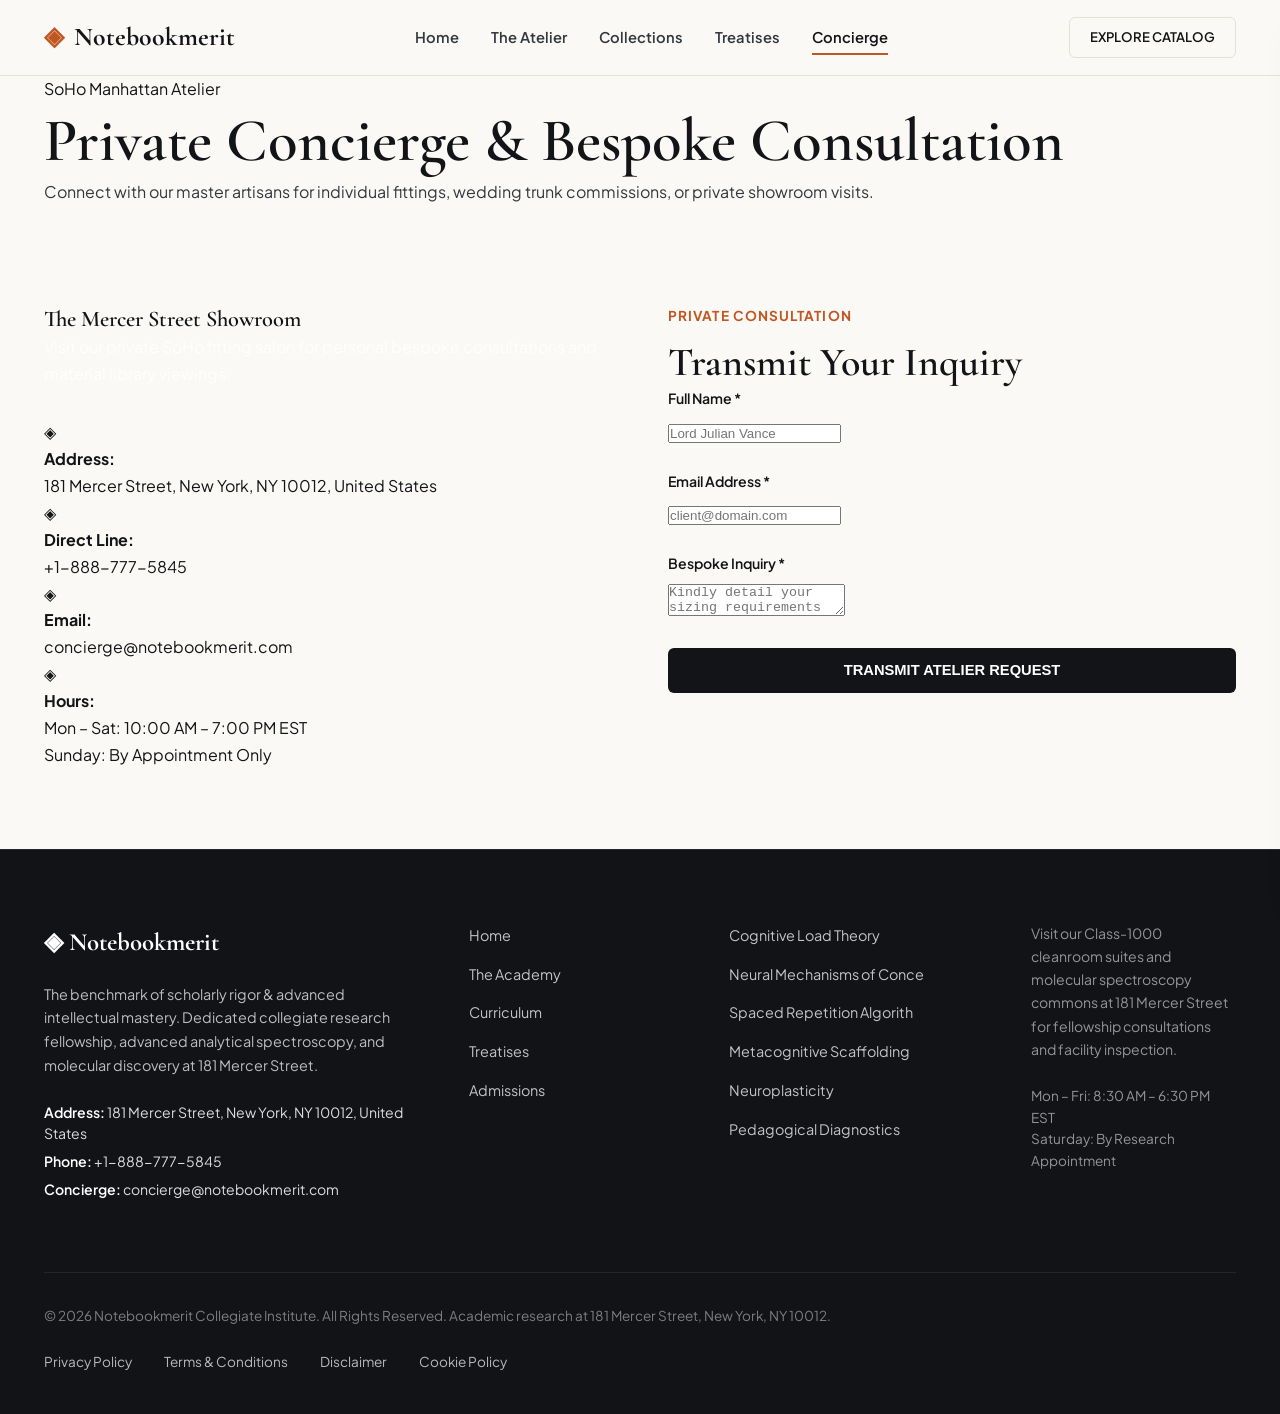
<file: contact.html>
<!DOCTYPE html>
<html lang="en">
<head>
  <meta charset="UTF-8">
  <meta name="viewport" content="width=device-width, initial-scale=1.0">
  <title>Private Concierge & Showroom Appointments — Notebookmerit</title>
  <meta name="description" content="Contact Notebookmerit at 181 Mercer Street, New York, NY 10012 or call +1-888-777-5845.">
  <link rel="canonical" href="https://notebookmerit.com/contact.html">
  <link rel="preconnect" href="https://fonts.googleapis.com">
  <link rel="preconnect" href="https://fonts.gstatic.com" crossorigin>
  <link href="https://fonts.googleapis.com/css2?family=Cormorant+Garamond:ital,wght@0,400;0,600;0,700;1,400&family=Plus+Jakarta+Sans:wght@300;400;500;600;700&display=swap" rel="stylesheet">
  <link rel="stylesheet" href="/assets/css/style.css">
  <!-- Google tag (gtag.js) -->
  <script async src="https://www.googletagmanager.com/gtag/js?id=G-0LY0HY7L01"></script>
  <script>
    window.dataLayer = window.dataLayer || [];
    function gtag(){dataLayer.push(arguments);}
    gtag('js', new Date());
    gtag('config', 'G-0LY0HY7L01');
  </script>

</head>
<body>
  <!-- Mandatory Global Site Header (Exactly 1 per page) -->
  <header class="site-header">
    <div class="header-container">
      <a href="/" class="brand-logo" aria-label="Notebookmerit Home">
        <span class="logo-mark">◈</span>
        <span class="logo-text">Notebookmerit</span>
      </a>
      <nav class="desktop-nav" aria-label="Primary Navigation">
        <a href="/" class="nav-link">Home</a>
        <a href="/about.html" class="nav-link">The Atelier</a>
        <a href="/collection.html" class="nav-link">Collections</a>
        <a href="/blog.html" class="nav-link">Treatises</a>
        <a href="/contact.html" class="nav-link active">Concierge</a>
      </nav>
      <div class="header-actions">
        <a href="/collection.html" class="btn btn-sm btn-outline">Explore Catalog</a>
        <button id="drawer-toggle" class="mobile-toggle" aria-label="Open Navigation Menu">
          <span class="hamburger-bar"></span>
          <span class="hamburger-bar"></span>
          <span class="hamburger-bar"></span>
        </button>
      </div>
    </div>
  </header>

  <!-- Mandatory Mobile Navigation Drawer (Exactly 1 per page) -->
  <div class="mobile-drawer" id="mobile-drawer" aria-hidden="true">
    <div class="drawer-header">
      <div class="drawer-brand">Notebookmerit</div>
      <button id="drawer-close" class="drawer-close-btn" aria-label="Close Navigation Menu">&times;</button>
    </div>
    <nav class="drawer-nav" aria-label="Mobile Navigation">
      <a href="/" class="drawer-link">Home</a>
      <a href="/about.html" class="drawer-link">The Atelier &amp; Craft</a>
      <a href="/collection.html" class="drawer-link">Scholastic Curricula & Research Seminars</a>
      <a href="/blog.html" class="drawer-link">Sartorial Treatises</a>
      <a href="/contact.html" class="drawer-link active">Private Concierge</a>
    </nav>
    <div class="drawer-footer">
      <p class="drawer-contact-title">Manhattan Atelier &amp; Suite</p>
      <p class="drawer-contact-info">181 Mercer Street, New York, NY 10012, United States</p>
      <p class="drawer-contact-info">Tel: +1-888-777-5845</p>
      <p class="drawer-contact-info">Email: concierge@notebookmerit.com</p>
    </div>
  </div>
  <div id="drawer-overlay" class="drawer-overlay"></div>
  <section class="page-hero">
    <div class="container">
      <span class="hero-badge">SoHo Manhattan Atelier</span>
      <h1>Private Concierge &amp; Bespoke Consultation</h1>
      <p class="lead">Connect with our master artisans for individual fittings, wedding trunk commissions, or private showroom visits.</p>
    </div>
  </section>
  <main class="section">
    <div class="container">
      <div class="contact-grid">
        <div class="contact-info-card">
          <h3>The Mercer Street Showroom</h3>
          <p style="color: rgba(255,255,255,0.88) !important; line-height: 1.7; margin-bottom: 2rem;">Visit our private SoHo fitting salon for personal bespoke consultations and material library viewings.</p>
          <div class="contact-detail-row"><span class="contact-icon">◈</span><div><strong>Address:</strong><br>181 Mercer Street, New York, NY 10012, United States</div></div>
          <div class="contact-detail-row"><span class="contact-icon">◈</span><div><strong>Direct Line:</strong><br>+1-888-777-5845</div></div>
          <div class="contact-detail-row"><span class="contact-icon">◈</span><div><strong>Email:</strong><br>concierge@notebookmerit.com</div></div>
          <div class="contact-detail-row"><span class="contact-icon">◈</span><div><strong>Hours:</strong><br>Mon – Sat: 10:00 AM – 7:00 PM EST<br>Sunday: By Appointment Only</div></div>
        </div>
        <div>
          <div class="section-subtitle">Private Consultation</div>
          <h2>Transmit Your Inquiry</h2>
          <form id="concierge-form">
            <div class="form-group"><label for="client-name" class="form-label">Full Name *</label><input type="text" id="client-name" class="form-control" placeholder="Lord Julian Vance" required></div>
            <div class="form-group"><label for="client-email" class="form-label">Email Address *</label><input type="email" id="client-email" class="form-control" placeholder="client@domain.com" required></div>
            <div class="form-group"><label for="client-message" class="form-label">Bespoke Inquiry *</label><textarea id="client-message" class="form-control" placeholder="Kindly detail your sizing requirements or requested appointment date..." required></textarea></div>
            <button type="submit" class="btn btn-primary" style="width: 100%;">Transmit Atelier Request</button>
            <div id="form-feedback" class="form-feedback"></div>
          </form>
        </div>
      </div>
    </div>
  </main>
  <!-- Mandatory Global Site Footer (Minimalist 4-Column Horizontal Spread Layout) -->
  <footer class="site-footer">
    <div class="container">
      <div class="footer-grid">
        <div class="footer-col">
          <div class="footer-brand">◈ Notebookmerit</div>
          <p class="footer-desc">
            The benchmark of scholarly rigor & advanced intellectual mastery. Dedicated collegiate research fellowship, advanced analytical spectroscopy, and molecular discovery at 181 Mercer Street.
          </p>
          <div class="footer-contact-item"><strong>Address:</strong> 181 Mercer Street, New York, NY 10012, United States</div>
          <div class="footer-contact-item"><strong>Phone:</strong> +1-888-777-5845</div>
          <div class="footer-contact-item"><strong>Concierge:</strong> concierge@notebookmerit.com</div>
        </div>
        <div class="footer-col">
          <ul class="footer-links">
            <li><a href="/">Home</a></li>
            <li><a href="/about.html">The Academy</a></li>
            <li><a href="/collection.html">Curriculum</a></li>
            <li><a href="/blog.html">Treatises</a></li>
            <li><a href="/contact.html">Admissions</a></li>
          </ul>
        </div>
        <div class="footer-col">
          <ul class="footer-links">
            <li><a href="/blog/cognitive-load-theory-and-multimedia-pedagogy.html">Cognitive Load Theory</a></li>
            <li><a href="/blog/neural-mechanisms-of-concept-mapping-and-spatial-memory.html">Neural Mechanisms of Conce</a></li>
            <li><a href="/blog/spaced-repetition-algorithms-and-retrieval-practice-kinetics.html">Spaced Repetition Algorith</a></li>
            <li><a href="/blog/metacognitive-scaffolding-and-inquiry-based-curricula.html">Metacognitive Scaffolding </a></li>
            <li><a href="/blog/neuroplasticity-and-executive-function-in-accelerated-learning.html">Neuroplasticity</a></li>
            <li><a href="/blog/pedagogical-diagnostics-and-adaptive-learning-metrology.html">Pedagogical Diagnostics</a></li>
          </ul>
        </div>
        <div class="footer-col">
          <p class="footer-salon-desc">
            Visit our Class-1000 cleanroom suites and molecular spectroscopy commons at 181 Mercer Street for fellowship consultations and facility inspection.
          </p>
          <p class="footer-hours">
            Mon &ndash; Fri: 8:30 AM &ndash; 6:30 PM<br>EST<br>Saturday: By Research Appointment
          </p>
        </div>
      </div>
      <div class="footer-bottom">
        <p>&copy; 2026 Notebookmerit Collegiate Institute. All Rights Reserved. Academic research at 181 Mercer Street, New York, NY 10012.</p>
        <div class="footer-legal-links">
          <a href="/privacy-policy.html">Privacy Policy</a>
          <a href="/terms-and-conditions.html">Terms &amp; Conditions</a>
          <a href="/disclaimer.html">Disclaimer</a>
          <a href="/cookie-policy.html">Cookie Policy</a>
        </div>
      </div>
    </div>
  </footer>
  <script src="/assets/js/main.js"></script>
</body>
</html>
</file>
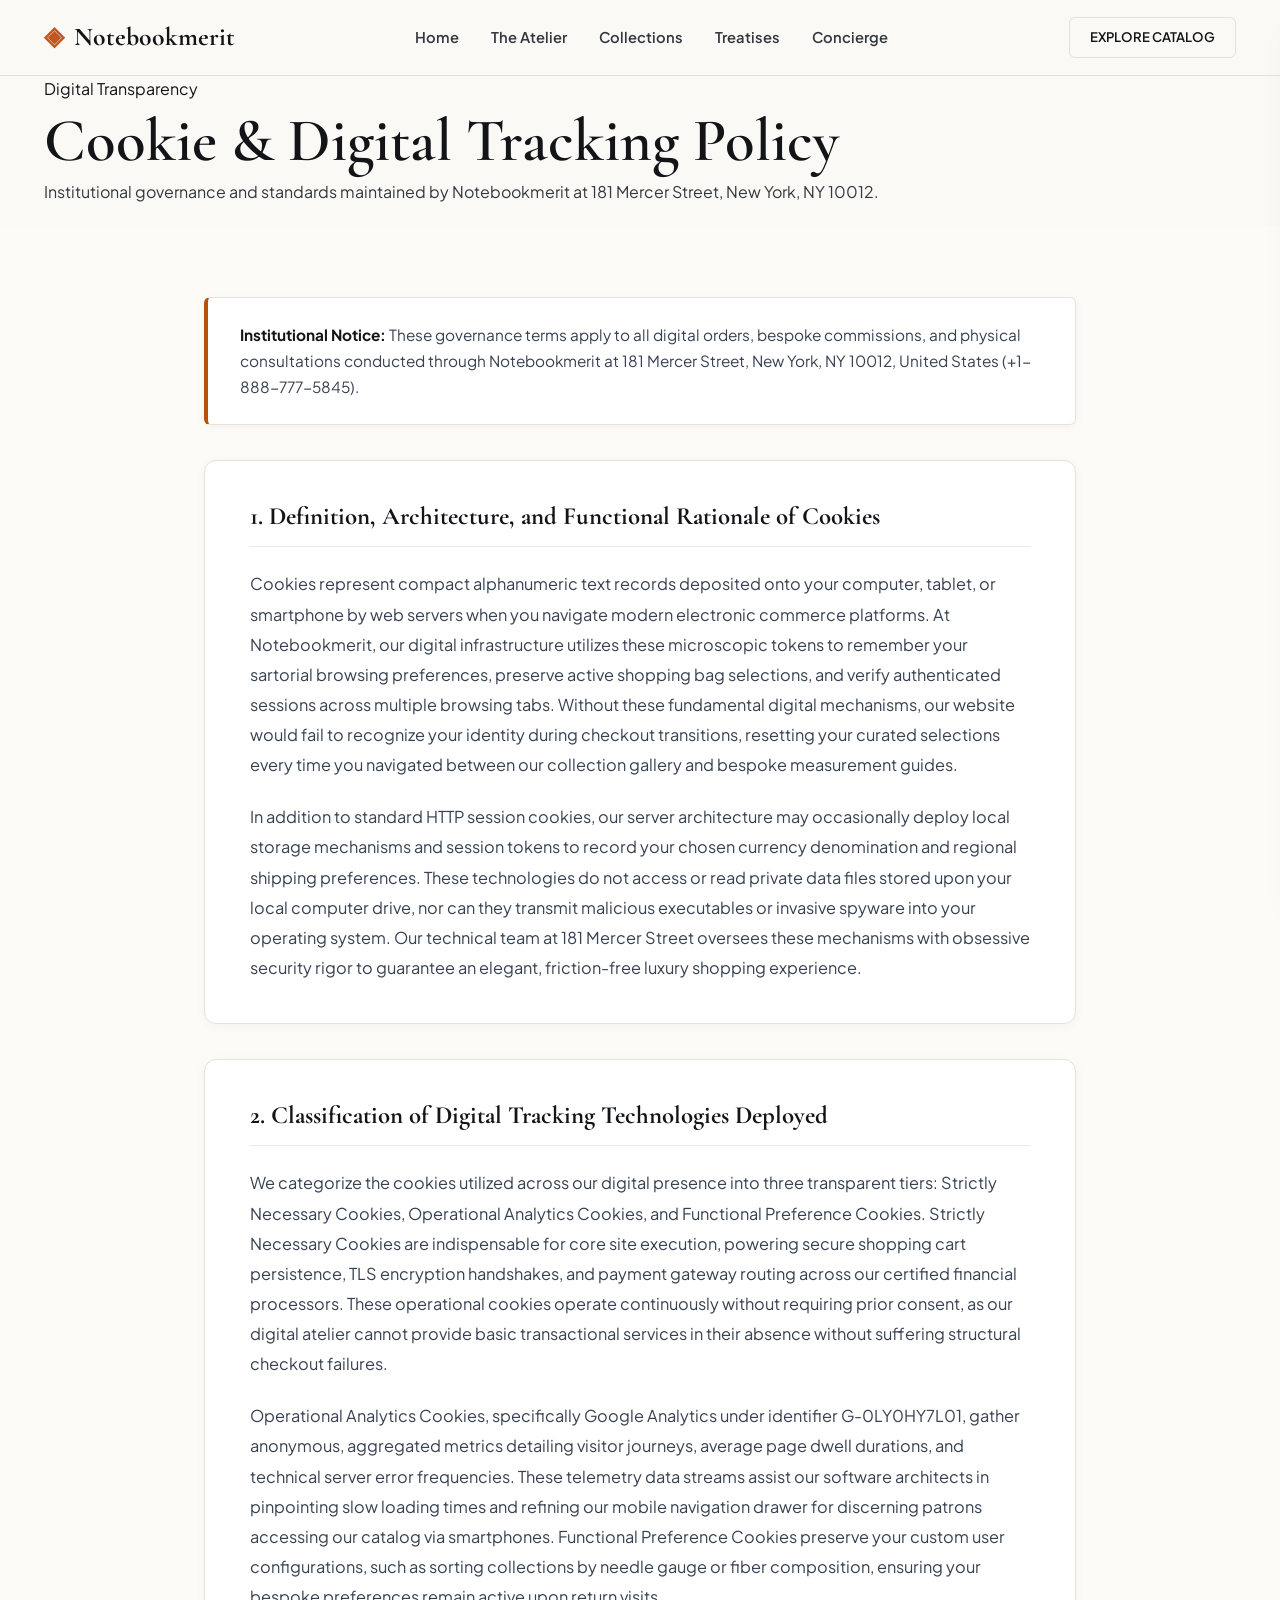
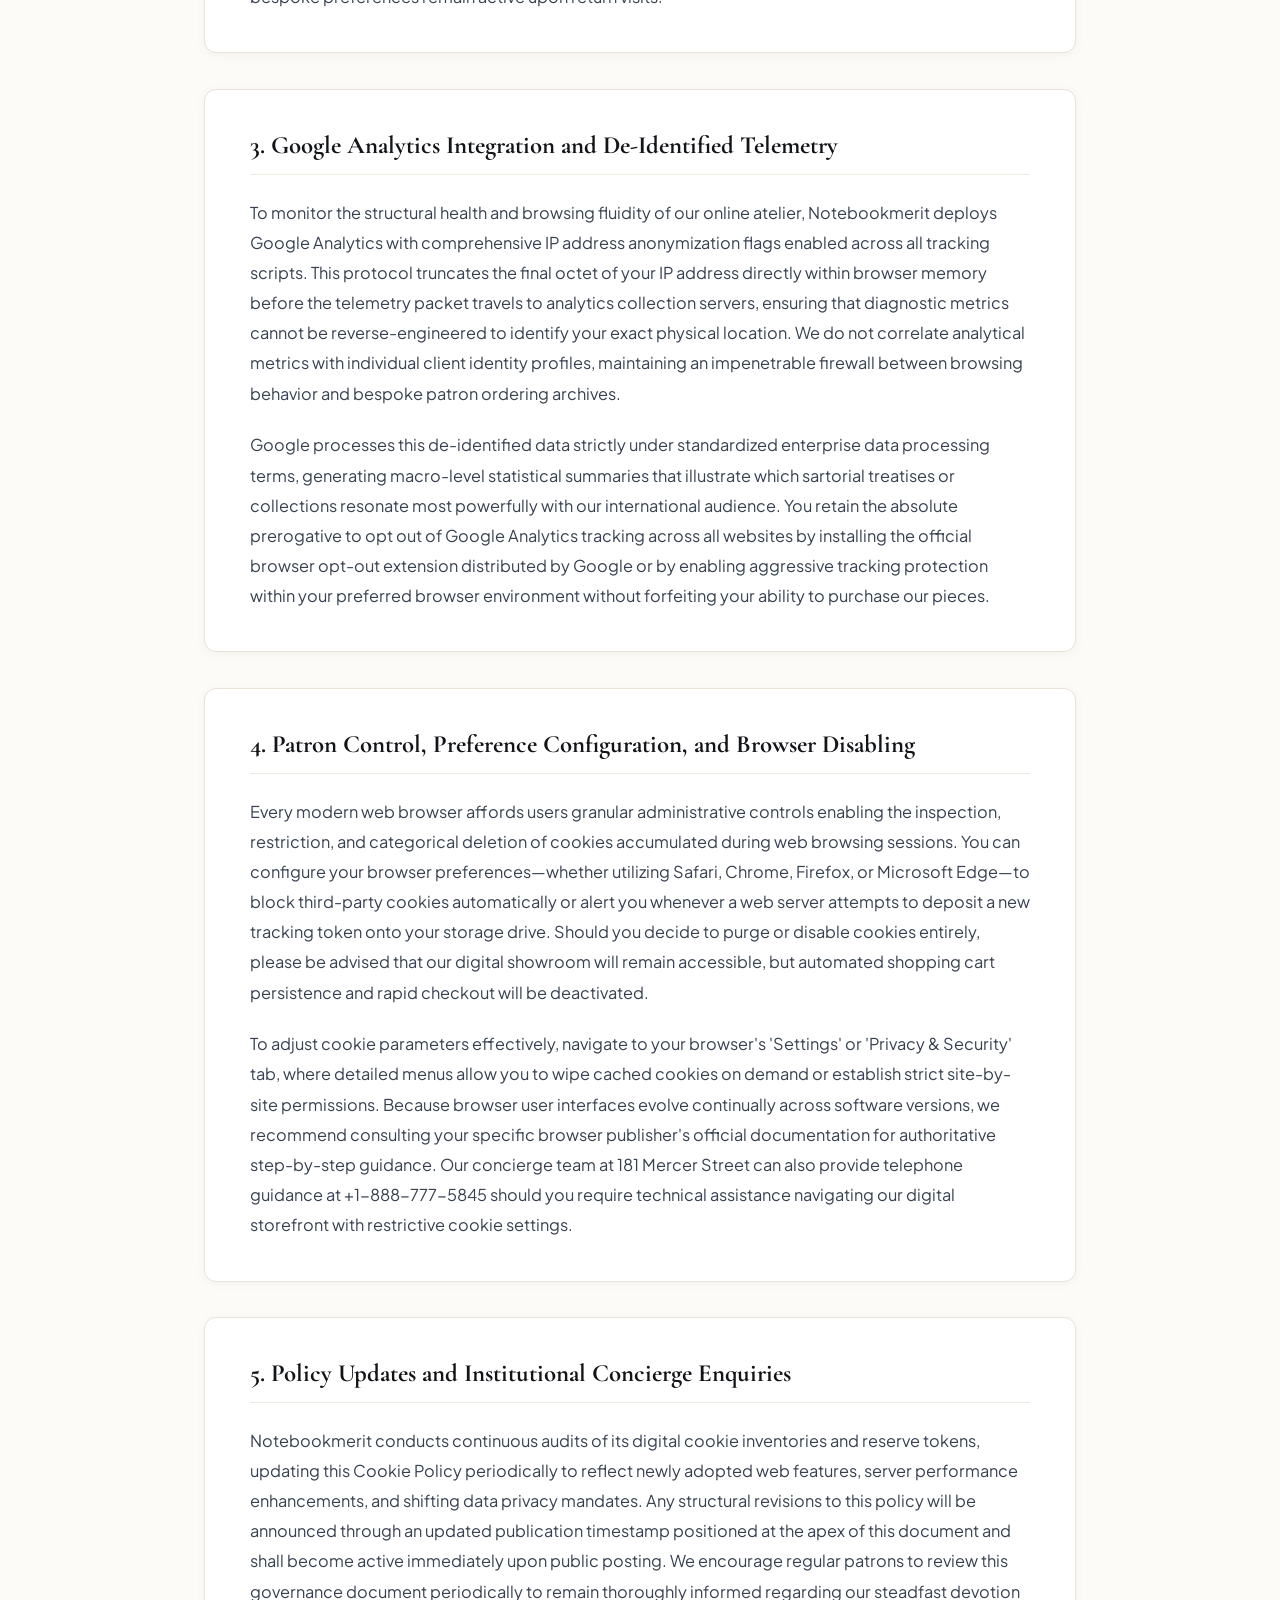
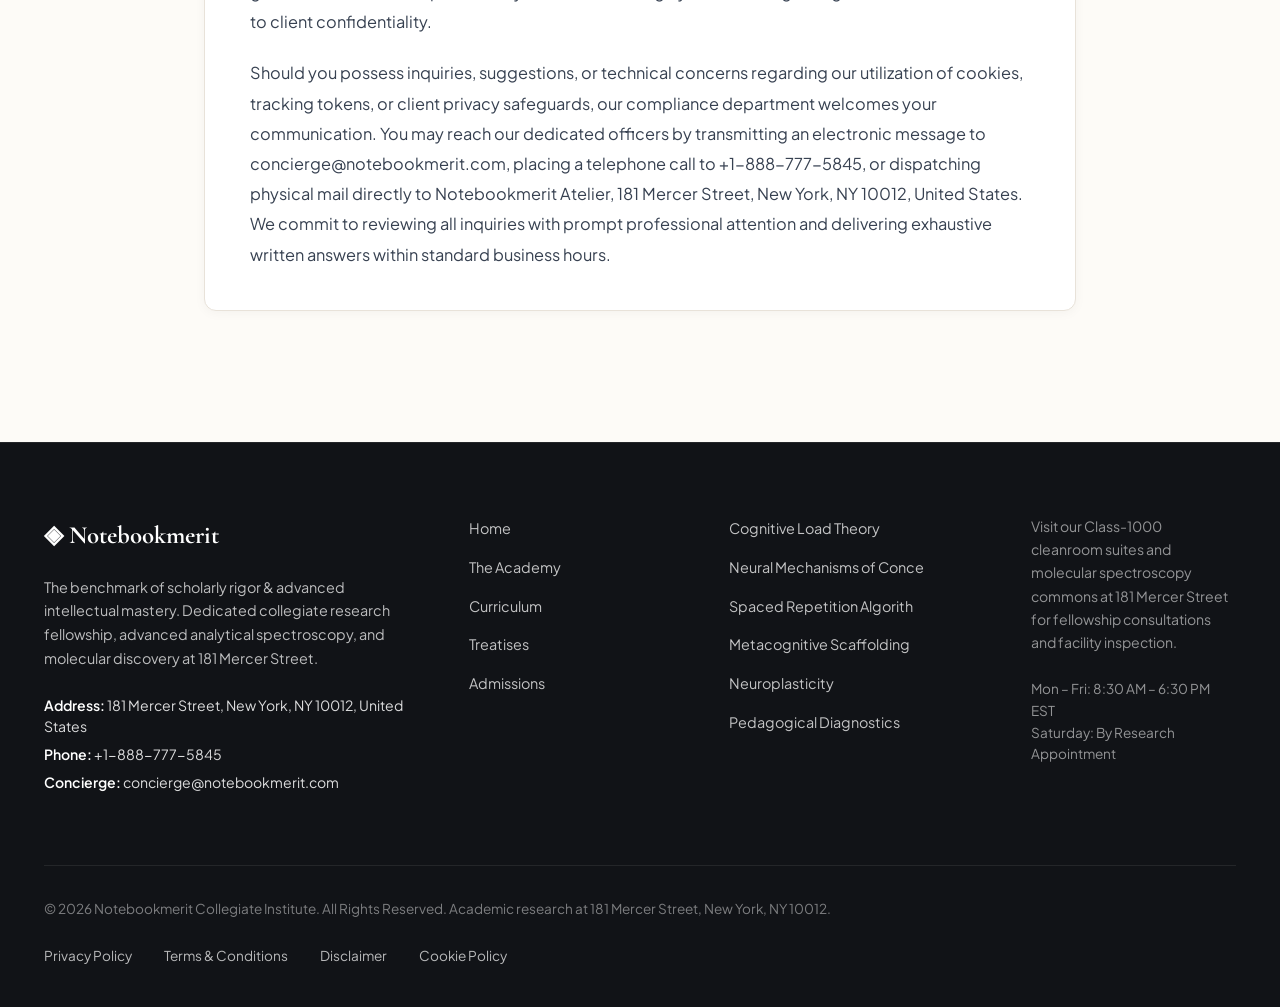
<file: cookie-policy.html>
<!DOCTYPE html>
<html lang="en">
<head>
  <meta charset="UTF-8">
  <meta name="viewport" content="width=device-width, initial-scale=1.0">
  <title>Cookie & Digital Tracking Policy — Notebookmerit</title>
  <meta name="description" content="Official Cookie & Digital Tracking Policy for Notebookmerit at 181 Mercer Street, New York.">
  <link rel="canonical" href="https://notebookmerit.com/cookie-policy.html">
  <link rel="preconnect" href="https://fonts.googleapis.com">
  <link rel="preconnect" href="https://fonts.gstatic.com" crossorigin>
  <link href="https://fonts.googleapis.com/css2?family=Cormorant+Garamond:ital,wght@0,400;0,600;0,700;1,400&family=Plus+Jakarta+Sans:wght@300;400;500;600;700&display=swap" rel="stylesheet">
  <link rel="stylesheet" href="/assets/css/style.css">
  <!-- Google tag (gtag.js) -->
  <script async src="https://www.googletagmanager.com/gtag/js?id=G-0LY0HY7L01"></script>
  <script>
    window.dataLayer = window.dataLayer || [];
    function gtag(){dataLayer.push(arguments);}
    gtag('js', new Date());
    gtag('config', 'G-0LY0HY7L01');
  </script>

</head>
<body>
  <!-- Mandatory Global Site Header (Exactly 1 per page) -->
  <header class="site-header">
    <div class="header-container">
      <a href="/" class="brand-logo" aria-label="Notebookmerit Home">
        <span class="logo-mark">◈</span>
        <span class="logo-text">Notebookmerit</span>
      </a>
      <nav class="desktop-nav" aria-label="Primary Navigation">
        <a href="/" class="nav-link">Home</a>
        <a href="/about.html" class="nav-link">The Atelier</a>
        <a href="/collection.html" class="nav-link">Collections</a>
        <a href="/blog.html" class="nav-link">Treatises</a>
        <a href="/contact.html" class="nav-link">Concierge</a>
      </nav>
      <div class="header-actions">
        <a href="/collection.html" class="btn btn-sm btn-outline">Explore Catalog</a>
        <button id="drawer-toggle" class="mobile-toggle" aria-label="Open Navigation Menu">
          <span class="hamburger-bar"></span>
          <span class="hamburger-bar"></span>
          <span class="hamburger-bar"></span>
        </button>
      </div>
    </div>
  </header>

  <!-- Mandatory Mobile Navigation Drawer (Exactly 1 per page) -->
  <div class="mobile-drawer" id="mobile-drawer" aria-hidden="true">
    <div class="drawer-header">
      <div class="drawer-brand">Notebookmerit</div>
      <button id="drawer-close" class="drawer-close-btn" aria-label="Close Navigation Menu">&times;</button>
    </div>
    <nav class="drawer-nav" aria-label="Mobile Navigation">
      <a href="/" class="drawer-link">Home</a>
      <a href="/about.html" class="drawer-link">The Atelier &amp; Craft</a>
      <a href="/collection.html" class="drawer-link">Scholastic Curricula & Research Seminars</a>
      <a href="/blog.html" class="drawer-link">Sartorial Treatises</a>
      <a href="/contact.html" class="drawer-link">Private Concierge</a>
    </nav>
    <div class="drawer-footer">
      <p class="drawer-contact-title">Manhattan Atelier &amp; Suite</p>
      <p class="drawer-contact-info">181 Mercer Street, New York, NY 10012, United States</p>
      <p class="drawer-contact-info">Tel: +1-888-777-5845</p>
      <p class="drawer-contact-info">Email: concierge@notebookmerit.com</p>
    </div>
  </div>
  <div id="drawer-overlay" class="drawer-overlay"></div>
  <section class="page-hero">
    <div class="container">
      <span class="hero-badge">Digital Transparency</span>
      <h1>Cookie & Digital Tracking Policy</h1>
      <p class="lead">Institutional governance and standards maintained by Notebookmerit at 181 Mercer Street, New York, NY 10012.</p>
    </div>
  </section>
  <main class="policy-page-wrapper">
    <div class="policy-container">
      <div class="policy-box">
        <strong>Institutional Notice:</strong> These governance terms apply to all digital orders, bespoke commissions, and physical consultations conducted through Notebookmerit at 181 Mercer Street, New York, NY 10012, United States (+1-888-777-5845).
      </div>      <article class="policy-block">
        <h2>1. Definition, Architecture, and Functional Rationale of Cookies</h2>        <p class="policy-p">Cookies represent compact alphanumeric text records deposited onto your computer, tablet, or smartphone by web servers when you navigate modern electronic commerce platforms. At Notebookmerit, our digital infrastructure utilizes these microscopic tokens to remember your sartorial browsing preferences, preserve active shopping bag selections, and verify authenticated sessions across multiple browsing tabs. Without these fundamental digital mechanisms, our website would fail to recognize your identity during checkout transitions, resetting your curated selections every time you navigated between our collection gallery and bespoke measurement guides.</p>        <p class="policy-p">In addition to standard HTTP session cookies, our server architecture may occasionally deploy local storage mechanisms and session tokens to record your chosen currency denomination and regional shipping preferences. These technologies do not access or read private data files stored upon your local computer drive, nor can they transmit malicious executables or invasive spyware into your operating system. Our technical team at 181 Mercer Street oversees these mechanisms with obsessive security rigor to guarantee an elegant, friction-free luxury shopping experience.</p>      </article>      <article class="policy-block">
        <h2>2. Classification of Digital Tracking Technologies Deployed</h2>        <p class="policy-p">We categorize the cookies utilized across our digital presence into three transparent tiers: Strictly Necessary Cookies, Operational Analytics Cookies, and Functional Preference Cookies. Strictly Necessary Cookies are indispensable for core site execution, powering secure shopping cart persistence, TLS encryption handshakes, and payment gateway routing across our certified financial processors. These operational cookies operate continuously without requiring prior consent, as our digital atelier cannot provide basic transactional services in their absence without suffering structural checkout failures.</p>        <p class="policy-p">Operational Analytics Cookies, specifically Google Analytics under identifier G-0LY0HY7L01, gather anonymous, aggregated metrics detailing visitor journeys, average page dwell durations, and technical server error frequencies. These telemetry data streams assist our software architects in pinpointing slow loading times and refining our mobile navigation drawer for discerning patrons accessing our catalog via smartphones. Functional Preference Cookies preserve your custom user configurations, such as sorting collections by needle gauge or fiber composition, ensuring your bespoke preferences remain active upon return visits.</p>      </article>      <article class="policy-block">
        <h2>3. Google Analytics Integration and De-Identified Telemetry</h2>        <p class="policy-p">To monitor the structural health and browsing fluidity of our online atelier, Notebookmerit deploys Google Analytics with comprehensive IP address anonymization flags enabled across all tracking scripts. This protocol truncates the final octet of your IP address directly within browser memory before the telemetry packet travels to analytics collection servers, ensuring that diagnostic metrics cannot be reverse-engineered to identify your exact physical location. We do not correlate analytical metrics with individual client identity profiles, maintaining an impenetrable firewall between browsing behavior and bespoke patron ordering archives.</p>        <p class="policy-p">Google processes this de-identified data strictly under standardized enterprise data processing terms, generating macro-level statistical summaries that illustrate which sartorial treatises or collections resonate most powerfully with our international audience. You retain the absolute prerogative to opt out of Google Analytics tracking across all websites by installing the official browser opt-out extension distributed by Google or by enabling aggressive tracking protection within your preferred browser environment without forfeiting your ability to purchase our pieces.</p>      </article>      <article class="policy-block">
        <h2>4. Patron Control, Preference Configuration, and Browser Disabling</h2>        <p class="policy-p">Every modern web browser affords users granular administrative controls enabling the inspection, restriction, and categorical deletion of cookies accumulated during web browsing sessions. You can configure your browser preferences—whether utilizing Safari, Chrome, Firefox, or Microsoft Edge—to block third-party cookies automatically or alert you whenever a web server attempts to deposit a new tracking token onto your storage drive. Should you decide to purge or disable cookies entirely, please be advised that our digital showroom will remain accessible, but automated shopping cart persistence and rapid checkout will be deactivated.</p>        <p class="policy-p">To adjust cookie parameters effectively, navigate to your browser's 'Settings' or 'Privacy & Security' tab, where detailed menus allow you to wipe cached cookies on demand or establish strict site-by-site permissions. Because browser user interfaces evolve continually across software versions, we recommend consulting your specific browser publisher's official documentation for authoritative step-by-step guidance. Our concierge team at 181 Mercer Street can also provide telephone guidance at +1-888-777-5845 should you require technical assistance navigating our digital storefront with restrictive cookie settings.</p>      </article>      <article class="policy-block">
        <h2>5. Policy Updates and Institutional Concierge Enquiries</h2>        <p class="policy-p">Notebookmerit conducts continuous audits of its digital cookie inventories and reserve tokens, updating this Cookie Policy periodically to reflect newly adopted web features, server performance enhancements, and shifting data privacy mandates. Any structural revisions to this policy will be announced through an updated publication timestamp positioned at the apex of this document and shall become active immediately upon public posting. We encourage regular patrons to review this governance document periodically to remain thoroughly informed regarding our steadfast devotion to client confidentiality.</p>        <p class="policy-p">Should you possess inquiries, suggestions, or technical concerns regarding our utilization of cookies, tracking tokens, or client privacy safeguards, our compliance department welcomes your communication. You may reach our dedicated officers by transmitting an electronic message to concierge@notebookmerit.com, placing a telephone call to +1-888-777-5845, or dispatching physical mail directly to Notebookmerit Atelier, 181 Mercer Street, New York, NY 10012, United States. We commit to reviewing all inquiries with prompt professional attention and delivering exhaustive written answers within standard business hours.</p>      </article>    </div>
  </main>
  <!-- Mandatory Global Site Footer (Minimalist 4-Column Horizontal Spread Layout) -->
  <footer class="site-footer">
    <div class="container">
      <div class="footer-grid">
        <div class="footer-col">
          <div class="footer-brand">◈ Notebookmerit</div>
          <p class="footer-desc">
            The benchmark of scholarly rigor & advanced intellectual mastery. Dedicated collegiate research fellowship, advanced analytical spectroscopy, and molecular discovery at 181 Mercer Street.
          </p>
          <div class="footer-contact-item"><strong>Address:</strong> 181 Mercer Street, New York, NY 10012, United States</div>
          <div class="footer-contact-item"><strong>Phone:</strong> +1-888-777-5845</div>
          <div class="footer-contact-item"><strong>Concierge:</strong> concierge@notebookmerit.com</div>
        </div>
        <div class="footer-col">
          <ul class="footer-links">
            <li><a href="/">Home</a></li>
            <li><a href="/about.html">The Academy</a></li>
            <li><a href="/collection.html">Curriculum</a></li>
            <li><a href="/blog.html">Treatises</a></li>
            <li><a href="/contact.html">Admissions</a></li>
          </ul>
        </div>
        <div class="footer-col">
          <ul class="footer-links">
            <li><a href="/blog/cognitive-load-theory-and-multimedia-pedagogy.html">Cognitive Load Theory</a></li>
            <li><a href="/blog/neural-mechanisms-of-concept-mapping-and-spatial-memory.html">Neural Mechanisms of Conce</a></li>
            <li><a href="/blog/spaced-repetition-algorithms-and-retrieval-practice-kinetics.html">Spaced Repetition Algorith</a></li>
            <li><a href="/blog/metacognitive-scaffolding-and-inquiry-based-curricula.html">Metacognitive Scaffolding </a></li>
            <li><a href="/blog/neuroplasticity-and-executive-function-in-accelerated-learning.html">Neuroplasticity</a></li>
            <li><a href="/blog/pedagogical-diagnostics-and-adaptive-learning-metrology.html">Pedagogical Diagnostics</a></li>
          </ul>
        </div>
        <div class="footer-col">
          <p class="footer-salon-desc">
            Visit our Class-1000 cleanroom suites and molecular spectroscopy commons at 181 Mercer Street for fellowship consultations and facility inspection.
          </p>
          <p class="footer-hours">
            Mon &ndash; Fri: 8:30 AM &ndash; 6:30 PM<br>EST<br>Saturday: By Research Appointment
          </p>
        </div>
      </div>
      <div class="footer-bottom">
        <p>&copy; 2026 Notebookmerit Collegiate Institute. All Rights Reserved. Academic research at 181 Mercer Street, New York, NY 10012.</p>
        <div class="footer-legal-links">
          <a href="/privacy-policy.html">Privacy Policy</a>
          <a href="/terms-and-conditions.html">Terms &amp; Conditions</a>
          <a href="/disclaimer.html">Disclaimer</a>
          <a href="/cookie-policy.html">Cookie Policy</a>
        </div>
      </div>
    </div>
  </footer>
  <script src="/assets/js/main.js"></script>
</body>
</html>
</file>
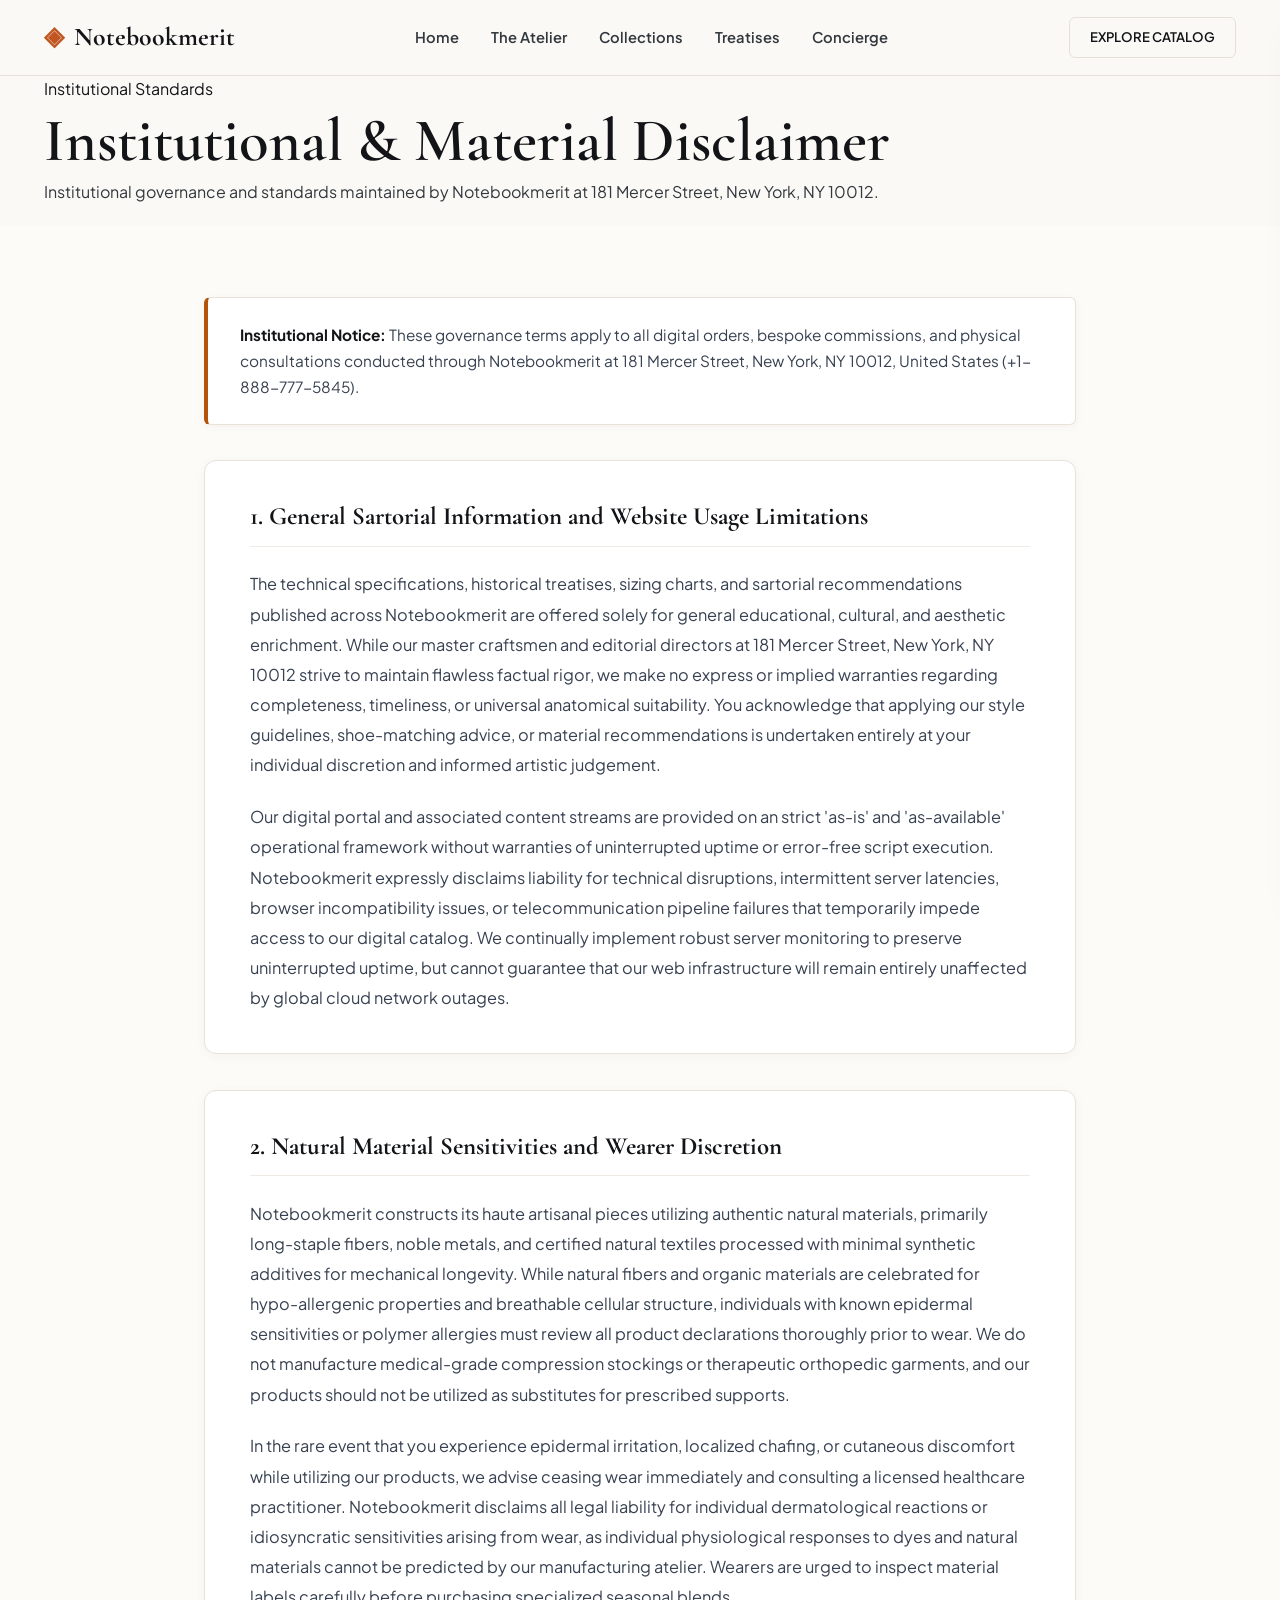
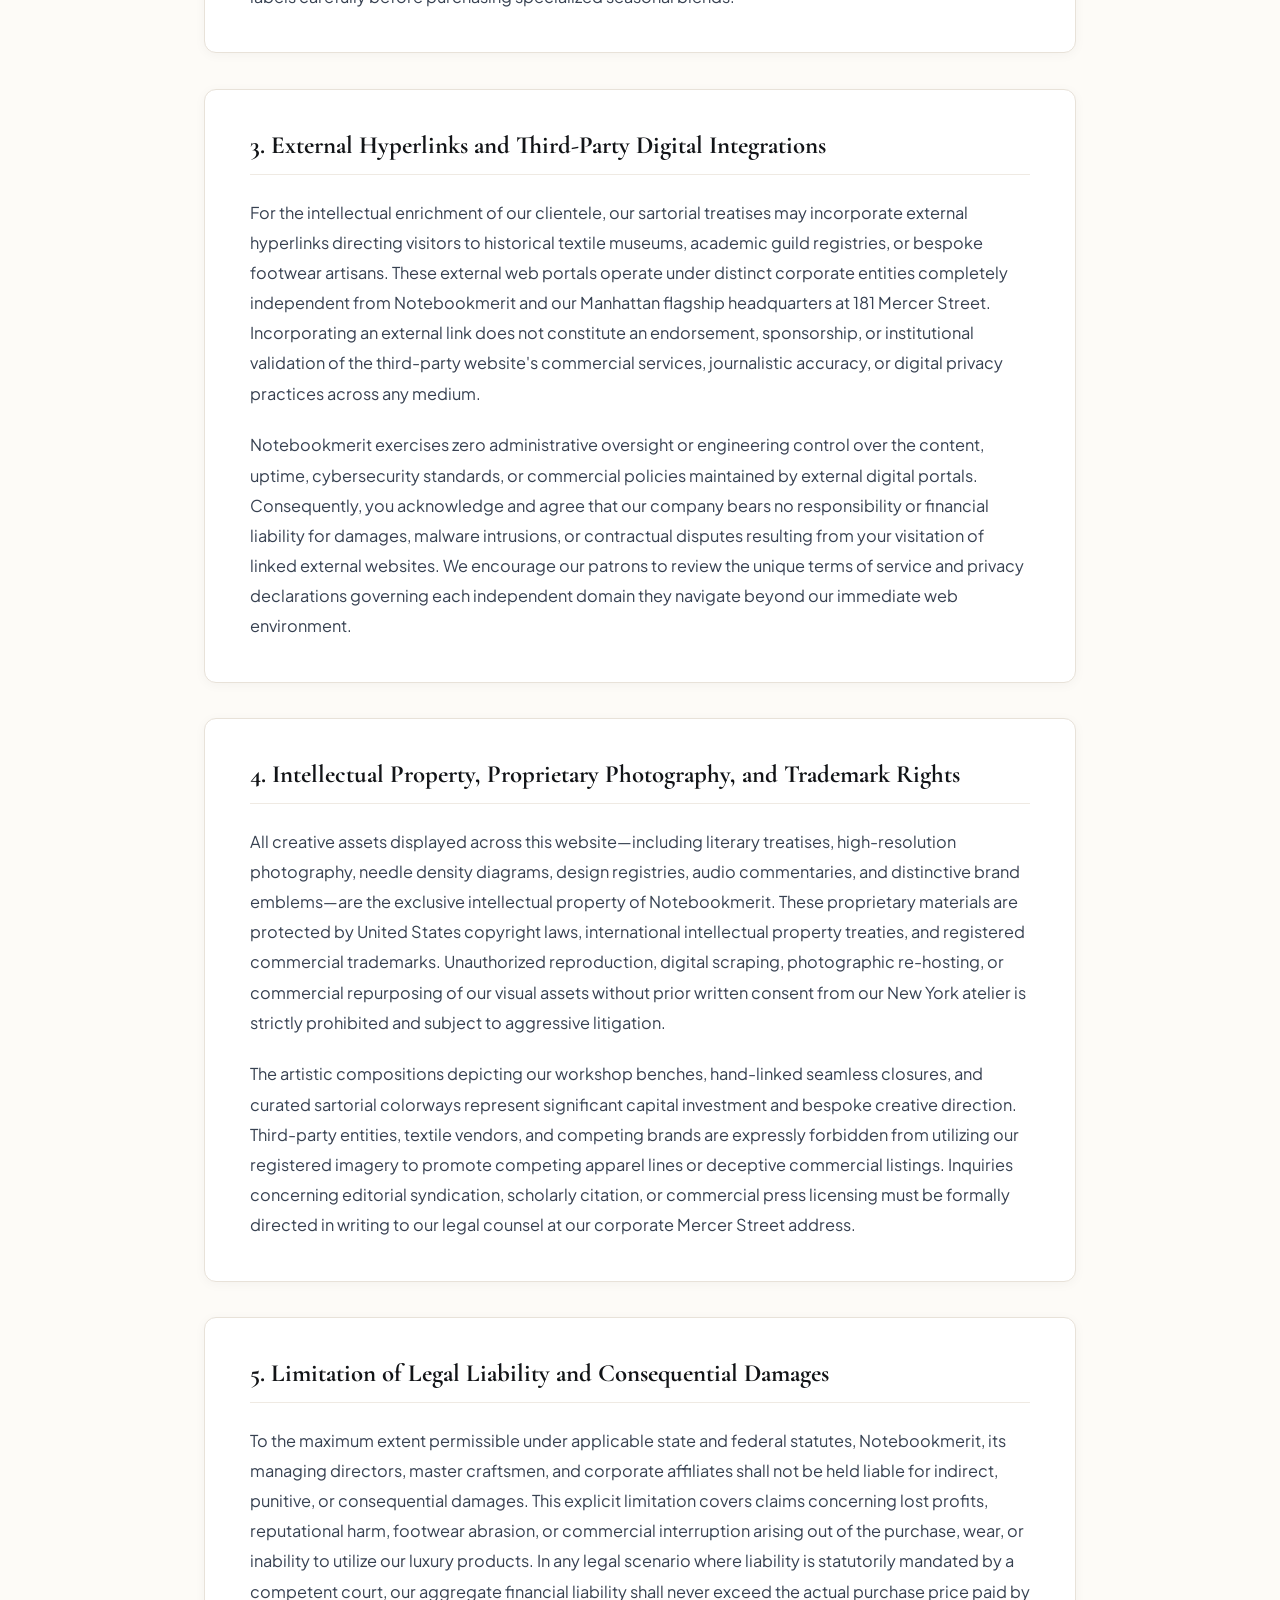
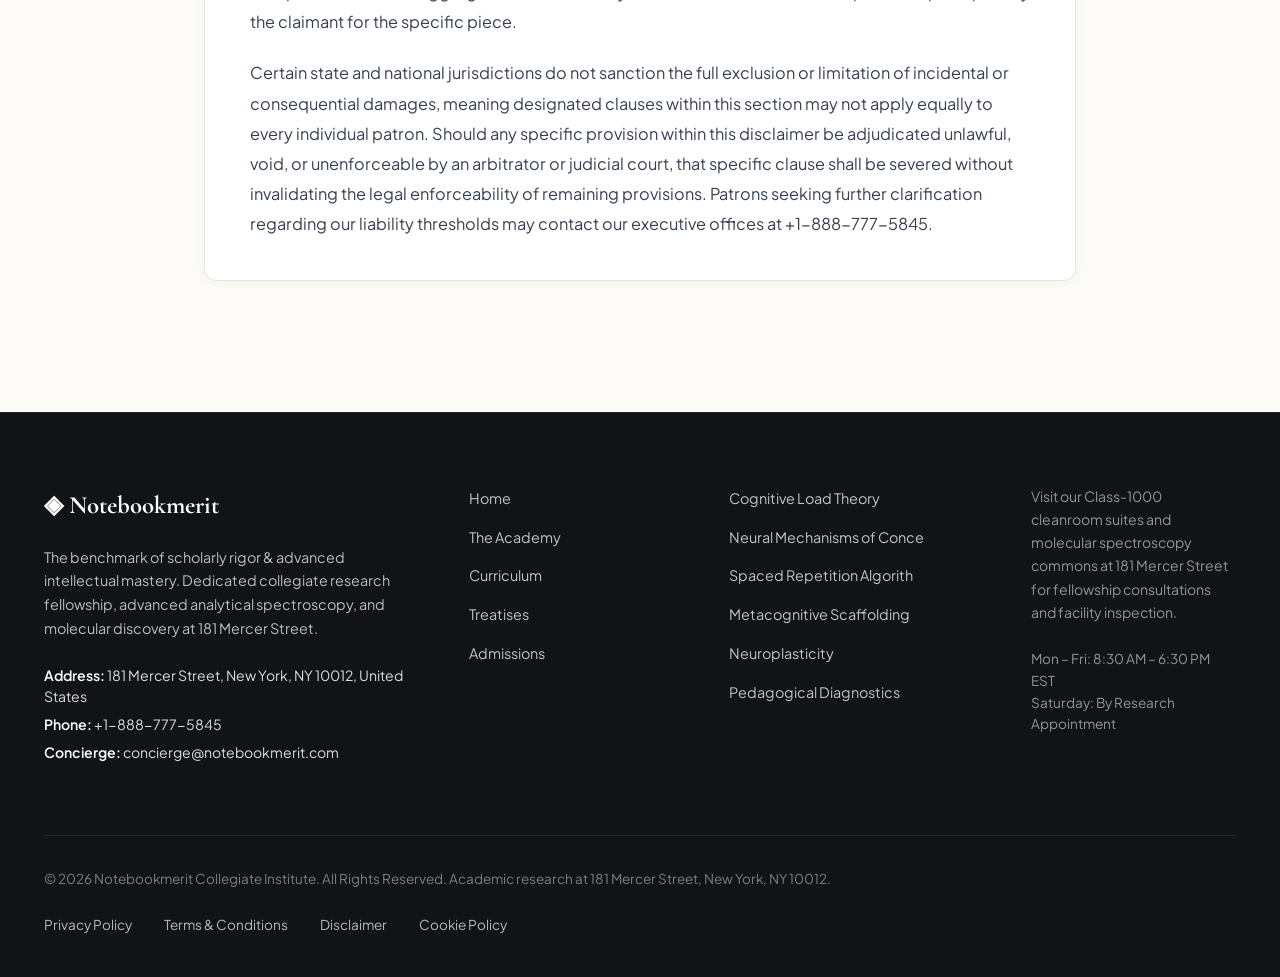
<file: disclaimer.html>
<!DOCTYPE html>
<html lang="en">
<head>
  <meta charset="UTF-8">
  <meta name="viewport" content="width=device-width, initial-scale=1.0">
  <title>Institutional & Material Disclaimer — Notebookmerit</title>
  <meta name="description" content="Official Institutional & Material Disclaimer for Notebookmerit at 181 Mercer Street, New York.">
  <link rel="canonical" href="https://notebookmerit.com/disclaimer.html">
  <link rel="preconnect" href="https://fonts.googleapis.com">
  <link rel="preconnect" href="https://fonts.gstatic.com" crossorigin>
  <link href="https://fonts.googleapis.com/css2?family=Cormorant+Garamond:ital,wght@0,400;0,600;0,700;1,400&family=Plus+Jakarta+Sans:wght@300;400;500;600;700&display=swap" rel="stylesheet">
  <link rel="stylesheet" href="/assets/css/style.css">
  <!-- Google tag (gtag.js) -->
  <script async src="https://www.googletagmanager.com/gtag/js?id=G-0LY0HY7L01"></script>
  <script>
    window.dataLayer = window.dataLayer || [];
    function gtag(){dataLayer.push(arguments);}
    gtag('js', new Date());
    gtag('config', 'G-0LY0HY7L01');
  </script>

</head>
<body>
  <!-- Mandatory Global Site Header (Exactly 1 per page) -->
  <header class="site-header">
    <div class="header-container">
      <a href="/" class="brand-logo" aria-label="Notebookmerit Home">
        <span class="logo-mark">◈</span>
        <span class="logo-text">Notebookmerit</span>
      </a>
      <nav class="desktop-nav" aria-label="Primary Navigation">
        <a href="/" class="nav-link">Home</a>
        <a href="/about.html" class="nav-link">The Atelier</a>
        <a href="/collection.html" class="nav-link">Collections</a>
        <a href="/blog.html" class="nav-link">Treatises</a>
        <a href="/contact.html" class="nav-link">Concierge</a>
      </nav>
      <div class="header-actions">
        <a href="/collection.html" class="btn btn-sm btn-outline">Explore Catalog</a>
        <button id="drawer-toggle" class="mobile-toggle" aria-label="Open Navigation Menu">
          <span class="hamburger-bar"></span>
          <span class="hamburger-bar"></span>
          <span class="hamburger-bar"></span>
        </button>
      </div>
    </div>
  </header>

  <!-- Mandatory Mobile Navigation Drawer (Exactly 1 per page) -->
  <div class="mobile-drawer" id="mobile-drawer" aria-hidden="true">
    <div class="drawer-header">
      <div class="drawer-brand">Notebookmerit</div>
      <button id="drawer-close" class="drawer-close-btn" aria-label="Close Navigation Menu">&times;</button>
    </div>
    <nav class="drawer-nav" aria-label="Mobile Navigation">
      <a href="/" class="drawer-link">Home</a>
      <a href="/about.html" class="drawer-link">The Atelier &amp; Craft</a>
      <a href="/collection.html" class="drawer-link">Scholastic Curricula & Research Seminars</a>
      <a href="/blog.html" class="drawer-link">Sartorial Treatises</a>
      <a href="/contact.html" class="drawer-link">Private Concierge</a>
    </nav>
    <div class="drawer-footer">
      <p class="drawer-contact-title">Manhattan Atelier &amp; Suite</p>
      <p class="drawer-contact-info">181 Mercer Street, New York, NY 10012, United States</p>
      <p class="drawer-contact-info">Tel: +1-888-777-5845</p>
      <p class="drawer-contact-info">Email: concierge@notebookmerit.com</p>
    </div>
  </div>
  <div id="drawer-overlay" class="drawer-overlay"></div>
  <section class="page-hero">
    <div class="container">
      <span class="hero-badge">Institutional Standards</span>
      <h1>Institutional & Material Disclaimer</h1>
      <p class="lead">Institutional governance and standards maintained by Notebookmerit at 181 Mercer Street, New York, NY 10012.</p>
    </div>
  </section>
  <main class="policy-page-wrapper">
    <div class="policy-container">
      <div class="policy-box">
        <strong>Institutional Notice:</strong> These governance terms apply to all digital orders, bespoke commissions, and physical consultations conducted through Notebookmerit at 181 Mercer Street, New York, NY 10012, United States (+1-888-777-5845).
      </div>      <article class="policy-block">
        <h2>1. General Sartorial Information and Website Usage Limitations</h2>        <p class="policy-p">The technical specifications, historical treatises, sizing charts, and sartorial recommendations published across Notebookmerit are offered solely for general educational, cultural, and aesthetic enrichment. While our master craftsmen and editorial directors at 181 Mercer Street, New York, NY 10012 strive to maintain flawless factual rigor, we make no express or implied warranties regarding completeness, timeliness, or universal anatomical suitability. You acknowledge that applying our style guidelines, shoe-matching advice, or material recommendations is undertaken entirely at your individual discretion and informed artistic judgement.</p>        <p class="policy-p">Our digital portal and associated content streams are provided on an strict 'as-is' and 'as-available' operational framework without warranties of uninterrupted uptime or error-free script execution. Notebookmerit expressly disclaims liability for technical disruptions, intermittent server latencies, browser incompatibility issues, or telecommunication pipeline failures that temporarily impede access to our digital catalog. We continually implement robust server monitoring to preserve uninterrupted uptime, but cannot guarantee that our web infrastructure will remain entirely unaffected by global cloud network outages.</p>      </article>      <article class="policy-block">
        <h2>2. Natural Material Sensitivities and Wearer Discretion</h2>        <p class="policy-p">Notebookmerit constructs its haute artisanal pieces utilizing authentic natural materials, primarily long-staple fibers, noble metals, and certified natural textiles processed with minimal synthetic additives for mechanical longevity. While natural fibers and organic materials are celebrated for hypo-allergenic properties and breathable cellular structure, individuals with known epidermal sensitivities or polymer allergies must review all product declarations thoroughly prior to wear. We do not manufacture medical-grade compression stockings or therapeutic orthopedic garments, and our products should not be utilized as substitutes for prescribed supports.</p>        <p class="policy-p">In the rare event that you experience epidermal irritation, localized chafing, or cutaneous discomfort while utilizing our products, we advise ceasing wear immediately and consulting a licensed healthcare practitioner. Notebookmerit disclaims all legal liability for individual dermatological reactions or idiosyncratic sensitivities arising from wear, as individual physiological responses to dyes and natural materials cannot be predicted by our manufacturing atelier. Wearers are urged to inspect material labels carefully before purchasing specialized seasonal blends.</p>      </article>      <article class="policy-block">
        <h2>3. External Hyperlinks and Third-Party Digital Integrations</h2>        <p class="policy-p">For the intellectual enrichment of our clientele, our sartorial treatises may incorporate external hyperlinks directing visitors to historical textile museums, academic guild registries, or bespoke footwear artisans. These external web portals operate under distinct corporate entities completely independent from Notebookmerit and our Manhattan flagship headquarters at 181 Mercer Street. Incorporating an external link does not constitute an endorsement, sponsorship, or institutional validation of the third-party website's commercial services, journalistic accuracy, or digital privacy practices across any medium.</p>        <p class="policy-p">Notebookmerit exercises zero administrative oversight or engineering control over the content, uptime, cybersecurity standards, or commercial policies maintained by external digital portals. Consequently, you acknowledge and agree that our company bears no responsibility or financial liability for damages, malware intrusions, or contractual disputes resulting from your visitation of linked external websites. We encourage our patrons to review the unique terms of service and privacy declarations governing each independent domain they navigate beyond our immediate web environment.</p>      </article>      <article class="policy-block">
        <h2>4. Intellectual Property, Proprietary Photography, and Trademark Rights</h2>        <p class="policy-p">All creative assets displayed across this website—including literary treatises, high-resolution photography, needle density diagrams, design registries, audio commentaries, and distinctive brand emblems—are the exclusive intellectual property of Notebookmerit. These proprietary materials are protected by United States copyright laws, international intellectual property treaties, and registered commercial trademarks. Unauthorized reproduction, digital scraping, photographic re-hosting, or commercial repurposing of our visual assets without prior written consent from our New York atelier is strictly prohibited and subject to aggressive litigation.</p>        <p class="policy-p">The artistic compositions depicting our workshop benches, hand-linked seamless closures, and curated sartorial colorways represent significant capital investment and bespoke creative direction. Third-party entities, textile vendors, and competing brands are expressly forbidden from utilizing our registered imagery to promote competing apparel lines or deceptive commercial listings. Inquiries concerning editorial syndication, scholarly citation, or commercial press licensing must be formally directed in writing to our legal counsel at our corporate Mercer Street address.</p>      </article>      <article class="policy-block">
        <h2>5. Limitation of Legal Liability and Consequential Damages</h2>        <p class="policy-p">To the maximum extent permissible under applicable state and federal statutes, Notebookmerit, its managing directors, master craftsmen, and corporate affiliates shall not be held liable for indirect, punitive, or consequential damages. This explicit limitation covers claims concerning lost profits, reputational harm, footwear abrasion, or commercial interruption arising out of the purchase, wear, or inability to utilize our luxury products. In any legal scenario where liability is statutorily mandated by a competent court, our aggregate financial liability shall never exceed the actual purchase price paid by the claimant for the specific piece.</p>        <p class="policy-p">Certain state and national jurisdictions do not sanction the full exclusion or limitation of incidental or consequential damages, meaning designated clauses within this section may not apply equally to every individual patron. Should any specific provision within this disclaimer be adjudicated unlawful, void, or unenforceable by an arbitrator or judicial court, that specific clause shall be severed without invalidating the legal enforceability of remaining provisions. Patrons seeking further clarification regarding our liability thresholds may contact our executive offices at +1-888-777-5845.</p>      </article>    </div>
  </main>
  <!-- Mandatory Global Site Footer (Minimalist 4-Column Horizontal Spread Layout) -->
  <footer class="site-footer">
    <div class="container">
      <div class="footer-grid">
        <div class="footer-col">
          <div class="footer-brand">◈ Notebookmerit</div>
          <p class="footer-desc">
            The benchmark of scholarly rigor & advanced intellectual mastery. Dedicated collegiate research fellowship, advanced analytical spectroscopy, and molecular discovery at 181 Mercer Street.
          </p>
          <div class="footer-contact-item"><strong>Address:</strong> 181 Mercer Street, New York, NY 10012, United States</div>
          <div class="footer-contact-item"><strong>Phone:</strong> +1-888-777-5845</div>
          <div class="footer-contact-item"><strong>Concierge:</strong> concierge@notebookmerit.com</div>
        </div>
        <div class="footer-col">
          <ul class="footer-links">
            <li><a href="/">Home</a></li>
            <li><a href="/about.html">The Academy</a></li>
            <li><a href="/collection.html">Curriculum</a></li>
            <li><a href="/blog.html">Treatises</a></li>
            <li><a href="/contact.html">Admissions</a></li>
          </ul>
        </div>
        <div class="footer-col">
          <ul class="footer-links">
            <li><a href="/blog/cognitive-load-theory-and-multimedia-pedagogy.html">Cognitive Load Theory</a></li>
            <li><a href="/blog/neural-mechanisms-of-concept-mapping-and-spatial-memory.html">Neural Mechanisms of Conce</a></li>
            <li><a href="/blog/spaced-repetition-algorithms-and-retrieval-practice-kinetics.html">Spaced Repetition Algorith</a></li>
            <li><a href="/blog/metacognitive-scaffolding-and-inquiry-based-curricula.html">Metacognitive Scaffolding </a></li>
            <li><a href="/blog/neuroplasticity-and-executive-function-in-accelerated-learning.html">Neuroplasticity</a></li>
            <li><a href="/blog/pedagogical-diagnostics-and-adaptive-learning-metrology.html">Pedagogical Diagnostics</a></li>
          </ul>
        </div>
        <div class="footer-col">
          <p class="footer-salon-desc">
            Visit our Class-1000 cleanroom suites and molecular spectroscopy commons at 181 Mercer Street for fellowship consultations and facility inspection.
          </p>
          <p class="footer-hours">
            Mon &ndash; Fri: 8:30 AM &ndash; 6:30 PM<br>EST<br>Saturday: By Research Appointment
          </p>
        </div>
      </div>
      <div class="footer-bottom">
        <p>&copy; 2026 Notebookmerit Collegiate Institute. All Rights Reserved. Academic research at 181 Mercer Street, New York, NY 10012.</p>
        <div class="footer-legal-links">
          <a href="/privacy-policy.html">Privacy Policy</a>
          <a href="/terms-and-conditions.html">Terms &amp; Conditions</a>
          <a href="/disclaimer.html">Disclaimer</a>
          <a href="/cookie-policy.html">Cookie Policy</a>
        </div>
      </div>
    </div>
  </footer>
  <script src="/assets/js/main.js"></script>
</body>
</html>
</file>
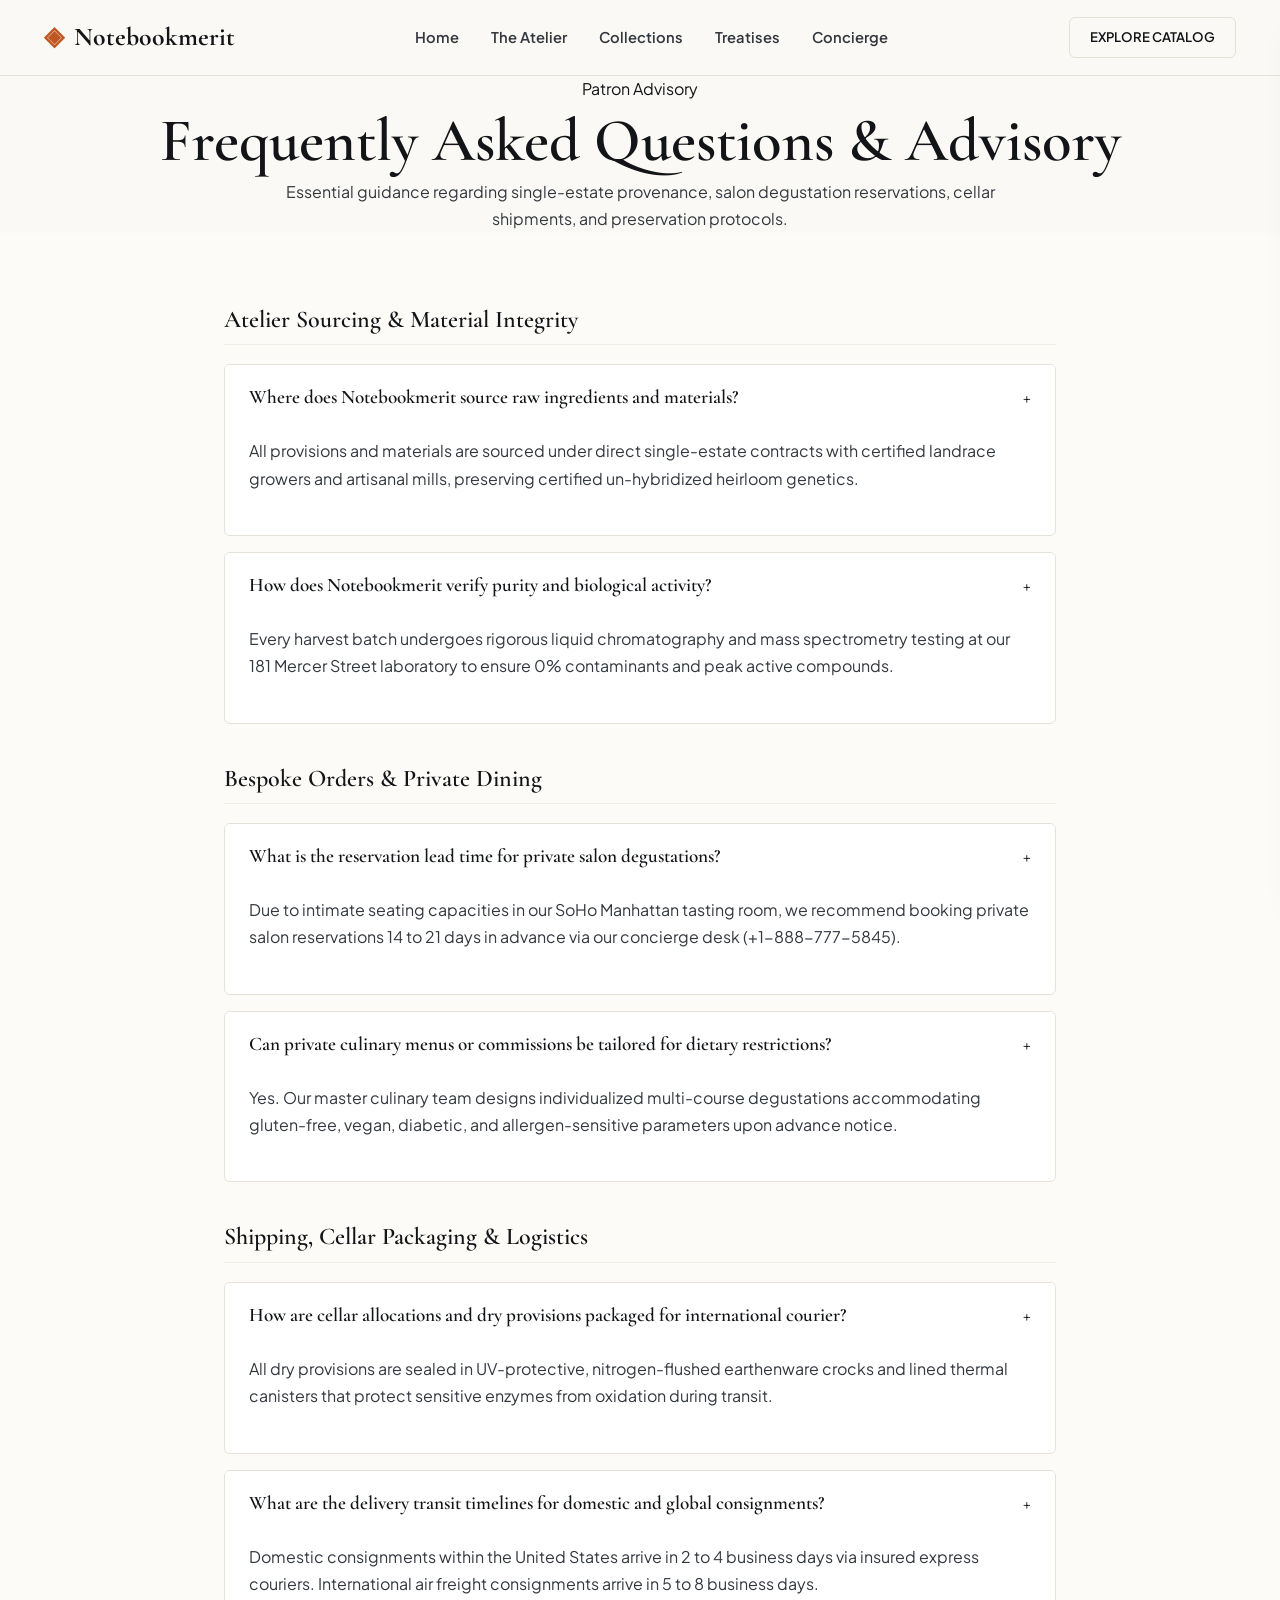
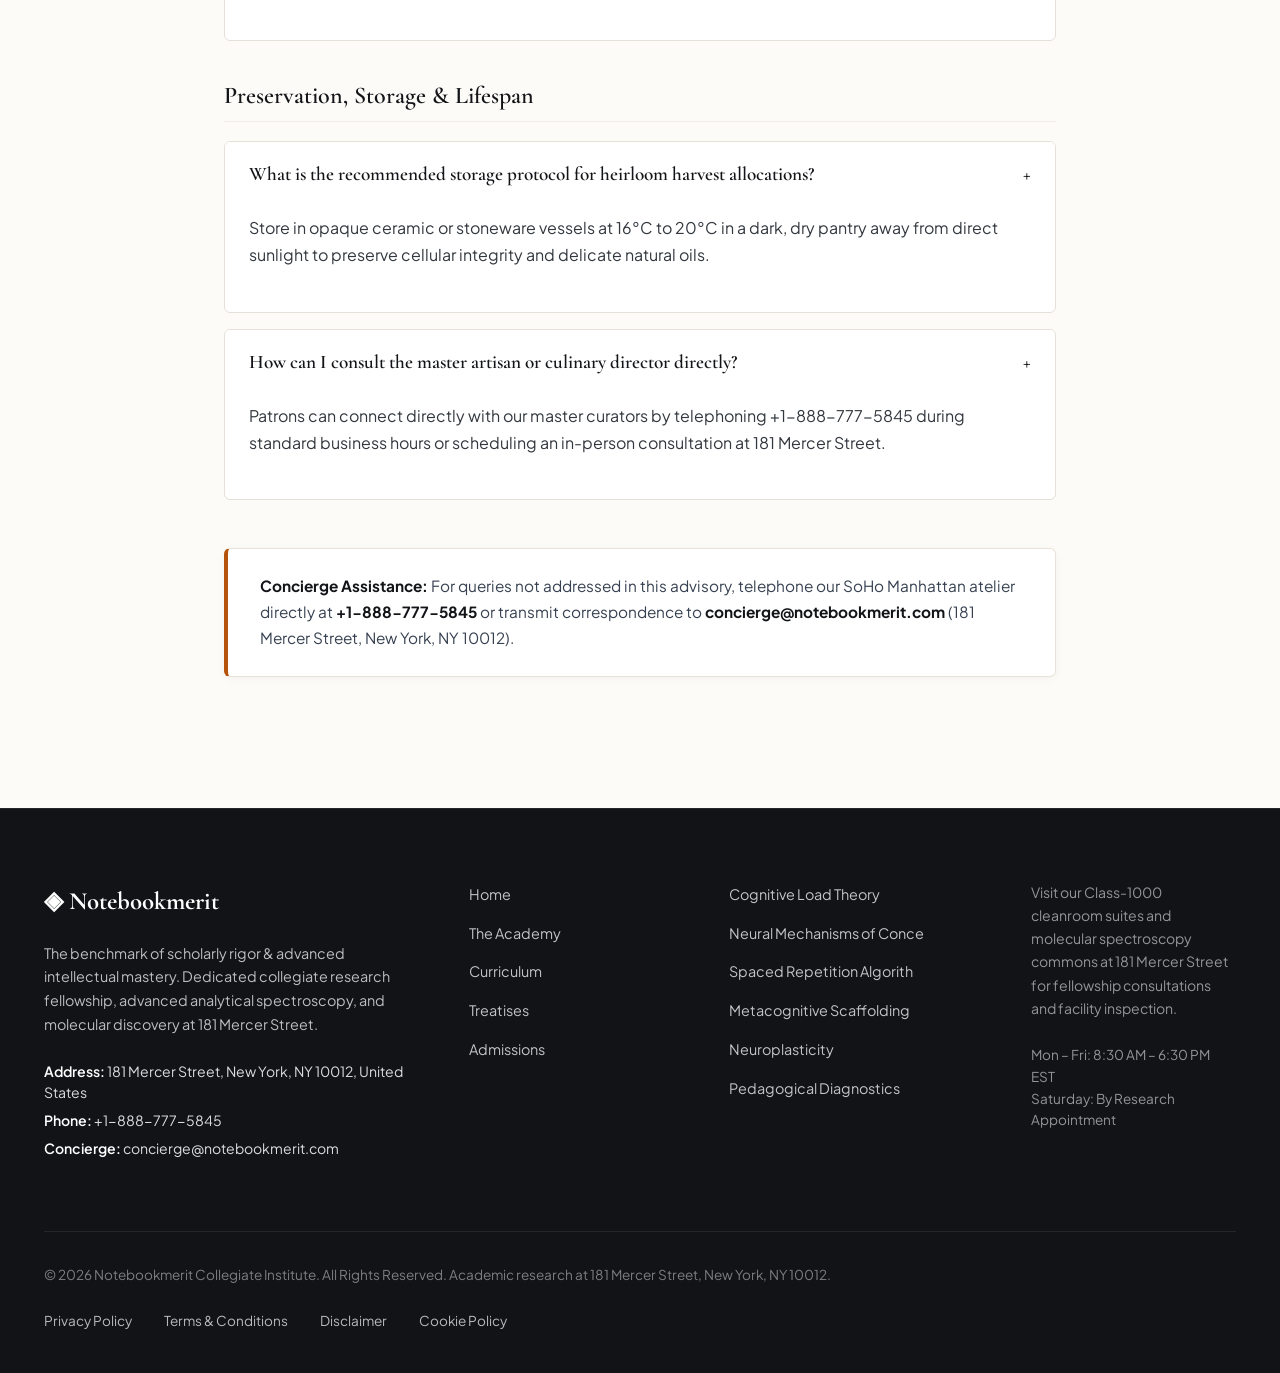
<file: faq.html>
<!DOCTYPE html>
<html lang="en">
<head>
  <meta charset="UTF-8">
  <meta name="viewport" content="width=device-width, initial-scale=1.0">
  <title>Frequently Asked Questions & Patron Advisory — Notebookmerit</title>
  <meta name="description" content="Official patron FAQ and advisory for Notebookmerit at 181 Mercer Street, New York.">
  <link rel="canonical" href="https://notebookmerit.com/faq.html">
  <link rel="preconnect" href="https://fonts.googleapis.com">
  <link rel="preconnect" href="https://fonts.gstatic.com" crossorigin>
  <link href="https://fonts.googleapis.com/css2?family=Cormorant+Garamond:ital,wght@0,400;0,600;0,700;1,400&family=Plus+Jakarta+Sans:wght@300;400;500;600;700&display=swap" rel="stylesheet">
  <link rel="stylesheet" href="/assets/css/style.css">
  <!-- Google tag (gtag.js) -->
  <script async src="https://www.googletagmanager.com/gtag/js?id=G-0LY0HY7L01"></script>
  <script>
    window.dataLayer = window.dataLayer || [];
    function gtag(){dataLayer.push(arguments);}
    gtag('js', new Date());
    gtag('config', 'G-0LY0HY7L01');
  </script>

</head>
<body>
  <!-- Mandatory Global Site Header (Exactly 1 per page) -->
  <header class="site-header">
    <div class="header-container">
      <a href="/" class="brand-logo" aria-label="Notebookmerit Home">
        <span class="logo-mark">◈</span>
        <span class="logo-text">Notebookmerit</span>
      </a>
      <nav class="desktop-nav" aria-label="Primary Navigation">
        <a href="/" class="nav-link">Home</a>
        <a href="/about.html" class="nav-link">The Atelier</a>
        <a href="/collection.html" class="nav-link">Collections</a>
        <a href="/blog.html" class="nav-link">Treatises</a>
        <a href="/contact.html" class="nav-link">Concierge</a>
      </nav>
      <div class="header-actions">
        <a href="/collection.html" class="btn btn-sm btn-outline">Explore Catalog</a>
        <button id="drawer-toggle" class="mobile-toggle" aria-label="Open Navigation Menu">
          <span class="hamburger-bar"></span>
          <span class="hamburger-bar"></span>
          <span class="hamburger-bar"></span>
        </button>
      </div>
    </div>
  </header>

  <!-- Mandatory Mobile Navigation Drawer (Exactly 1 per page) -->
  <div class="mobile-drawer" id="mobile-drawer" aria-hidden="true">
    <div class="drawer-header">
      <div class="drawer-brand">Notebookmerit</div>
      <button id="drawer-close" class="drawer-close-btn" aria-label="Close Navigation Menu">&times;</button>
    </div>
    <nav class="drawer-nav" aria-label="Mobile Navigation">
      <a href="/" class="drawer-link">Home</a>
      <a href="/about.html" class="drawer-link">The Atelier &amp; Craft</a>
      <a href="/collection.html" class="drawer-link">Scholastic Curricula & Research Seminars</a>
      <a href="/blog.html" class="drawer-link">Sartorial Treatises</a>
      <a href="/contact.html" class="drawer-link">Private Concierge</a>
    </nav>
    <div class="drawer-footer">
      <p class="drawer-contact-title">Manhattan Atelier &amp; Suite</p>
      <p class="drawer-contact-info">181 Mercer Street, New York, NY 10012, United States</p>
      <p class="drawer-contact-info">Tel: +1-888-777-5845</p>
      <p class="drawer-contact-info">Email: concierge@notebookmerit.com</p>
    </div>
  </div>
  <div id="drawer-overlay" class="drawer-overlay"></div>
  <section class="page-hero">
    <div class="container text-center">
      <span class="hero-badge">Patron Advisory</span>
      <h1>Frequently Asked Questions &amp; Advisory</h1>
      <p class="lead" style="margin: 0 auto; max-width: 720px;">Essential guidance regarding single-estate provenance, salon degustation reservations, cellar shipments, and preservation protocols.</p>
    </div>
  </section>
  <main class="section" style="padding: 4.5rem 0 6rem; background: #FDFBF7;">
    <div class="container" style="max-width: 880px;">
      <div style="margin-bottom: 2.5rem;">
        <h2 style="font-family: var(--font-serif); font-size: 1.5rem; color: var(--color-primary); margin-bottom: 1.2rem; border-bottom: 1px solid var(--color-border-light); padding-bottom: 0.6rem;">Atelier Sourcing & Material Integrity</h2>
        <div class="faq-section" style="margin: 0;">
          <div class="faq-item">
            <button class="faq-question"><span>Where does Notebookmerit source raw ingredients and materials?</span><span class="faq-icon">+</span></button>
            <div class="faq-answer"><p style="padding-top: 0.5rem; line-height: 1.7;">All provisions and materials are sourced under direct single-estate contracts with certified landrace growers and artisanal mills, preserving certified un-hybridized heirloom genetics.</p></div>
          </div>
          <div class="faq-item">
            <button class="faq-question"><span>How does Notebookmerit verify purity and biological activity?</span><span class="faq-icon">+</span></button>
            <div class="faq-answer"><p style="padding-top: 0.5rem; line-height: 1.7;">Every harvest batch undergoes rigorous liquid chromatography and mass spectrometry testing at our 181 Mercer Street laboratory to ensure 0% contaminants and peak active compounds.</p></div>
          </div>
        </div>
      </div>
      <div style="margin-bottom: 2.5rem;">
        <h2 style="font-family: var(--font-serif); font-size: 1.5rem; color: var(--color-primary); margin-bottom: 1.2rem; border-bottom: 1px solid var(--color-border-light); padding-bottom: 0.6rem;">Bespoke Orders & Private Dining</h2>
        <div class="faq-section" style="margin: 0;">
          <div class="faq-item">
            <button class="faq-question"><span>What is the reservation lead time for private salon degustations?</span><span class="faq-icon">+</span></button>
            <div class="faq-answer"><p style="padding-top: 0.5rem; line-height: 1.7;">Due to intimate seating capacities in our SoHo Manhattan tasting room, we recommend booking private salon reservations 14 to 21 days in advance via our concierge desk (+1-888-777-5845).</p></div>
          </div>
          <div class="faq-item">
            <button class="faq-question"><span>Can private culinary menus or commissions be tailored for dietary restrictions?</span><span class="faq-icon">+</span></button>
            <div class="faq-answer"><p style="padding-top: 0.5rem; line-height: 1.7;">Yes. Our master culinary team designs individualized multi-course degustations accommodating gluten-free, vegan, diabetic, and allergen-sensitive parameters upon advance notice.</p></div>
          </div>
        </div>
      </div>
      <div style="margin-bottom: 2.5rem;">
        <h2 style="font-family: var(--font-serif); font-size: 1.5rem; color: var(--color-primary); margin-bottom: 1.2rem; border-bottom: 1px solid var(--color-border-light); padding-bottom: 0.6rem;">Shipping, Cellar Packaging & Logistics</h2>
        <div class="faq-section" style="margin: 0;">
          <div class="faq-item">
            <button class="faq-question"><span>How are cellar allocations and dry provisions packaged for international courier?</span><span class="faq-icon">+</span></button>
            <div class="faq-answer"><p style="padding-top: 0.5rem; line-height: 1.7;">All dry provisions are sealed in UV-protective, nitrogen-flushed earthenware crocks and lined thermal canisters that protect sensitive enzymes from oxidation during transit.</p></div>
          </div>
          <div class="faq-item">
            <button class="faq-question"><span>What are the delivery transit timelines for domestic and global consignments?</span><span class="faq-icon">+</span></button>
            <div class="faq-answer"><p style="padding-top: 0.5rem; line-height: 1.7;">Domestic consignments within the United States arrive in 2 to 4 business days via insured express couriers. International air freight consignments arrive in 5 to 8 business days.</p></div>
          </div>
        </div>
      </div>
      <div style="margin-bottom: 2.5rem;">
        <h2 style="font-family: var(--font-serif); font-size: 1.5rem; color: var(--color-primary); margin-bottom: 1.2rem; border-bottom: 1px solid var(--color-border-light); padding-bottom: 0.6rem;">Preservation, Storage & Lifespan</h2>
        <div class="faq-section" style="margin: 0;">
          <div class="faq-item">
            <button class="faq-question"><span>What is the recommended storage protocol for heirloom harvest allocations?</span><span class="faq-icon">+</span></button>
            <div class="faq-answer"><p style="padding-top: 0.5rem; line-height: 1.7;">Store in opaque ceramic or stoneware vessels at 16°C to 20°C in a dark, dry pantry away from direct sunlight to preserve cellular integrity and delicate natural oils.</p></div>
          </div>
          <div class="faq-item">
            <button class="faq-question"><span>How can I consult the master artisan or culinary director directly?</span><span class="faq-icon">+</span></button>
            <div class="faq-answer"><p style="padding-top: 0.5rem; line-height: 1.7;">Patrons can connect directly with our master curators by telephoning +1-888-777-5845 during standard business hours or scheduling an in-person consultation at 181 Mercer Street.</p></div>
          </div>
        </div>
      </div>

      <div class="policy-box" style="margin-top: 3rem;">
        <strong>Concierge Assistance:</strong> For queries not addressed in this advisory, telephone our SoHo Manhattan atelier directly at <strong>+1-888-777-5845</strong> or transmit correspondence to <strong>concierge@notebookmerit.com</strong> (181 Mercer Street, New York, NY 10012).
      </div>
    </div>
  </main>
  <!-- Mandatory Global Site Footer (Minimalist 4-Column Horizontal Spread Layout) -->
  <footer class="site-footer">
    <div class="container">
      <div class="footer-grid">
        <div class="footer-col">
          <div class="footer-brand">◈ Notebookmerit</div>
          <p class="footer-desc">
            The benchmark of scholarly rigor & advanced intellectual mastery. Dedicated collegiate research fellowship, advanced analytical spectroscopy, and molecular discovery at 181 Mercer Street.
          </p>
          <div class="footer-contact-item"><strong>Address:</strong> 181 Mercer Street, New York, NY 10012, United States</div>
          <div class="footer-contact-item"><strong>Phone:</strong> +1-888-777-5845</div>
          <div class="footer-contact-item"><strong>Concierge:</strong> concierge@notebookmerit.com</div>
        </div>
        <div class="footer-col">
          <ul class="footer-links">
            <li><a href="/">Home</a></li>
            <li><a href="/about.html">The Academy</a></li>
            <li><a href="/collection.html">Curriculum</a></li>
            <li><a href="/blog.html">Treatises</a></li>
            <li><a href="/contact.html">Admissions</a></li>
          </ul>
        </div>
        <div class="footer-col">
          <ul class="footer-links">
            <li><a href="/blog/cognitive-load-theory-and-multimedia-pedagogy.html">Cognitive Load Theory</a></li>
            <li><a href="/blog/neural-mechanisms-of-concept-mapping-and-spatial-memory.html">Neural Mechanisms of Conce</a></li>
            <li><a href="/blog/spaced-repetition-algorithms-and-retrieval-practice-kinetics.html">Spaced Repetition Algorith</a></li>
            <li><a href="/blog/metacognitive-scaffolding-and-inquiry-based-curricula.html">Metacognitive Scaffolding </a></li>
            <li><a href="/blog/neuroplasticity-and-executive-function-in-accelerated-learning.html">Neuroplasticity</a></li>
            <li><a href="/blog/pedagogical-diagnostics-and-adaptive-learning-metrology.html">Pedagogical Diagnostics</a></li>
          </ul>
        </div>
        <div class="footer-col">
          <p class="footer-salon-desc">
            Visit our Class-1000 cleanroom suites and molecular spectroscopy commons at 181 Mercer Street for fellowship consultations and facility inspection.
          </p>
          <p class="footer-hours">
            Mon &ndash; Fri: 8:30 AM &ndash; 6:30 PM<br>EST<br>Saturday: By Research Appointment
          </p>
        </div>
      </div>
      <div class="footer-bottom">
        <p>&copy; 2026 Notebookmerit Collegiate Institute. All Rights Reserved. Academic research at 181 Mercer Street, New York, NY 10012.</p>
        <div class="footer-legal-links">
          <a href="/privacy-policy.html">Privacy Policy</a>
          <a href="/terms-and-conditions.html">Terms &amp; Conditions</a>
          <a href="/disclaimer.html">Disclaimer</a>
          <a href="/cookie-policy.html">Cookie Policy</a>
        </div>
      </div>
    </div>
  </footer>
  <script src="/assets/js/main.js"></script>
</body>
</html>
</file>
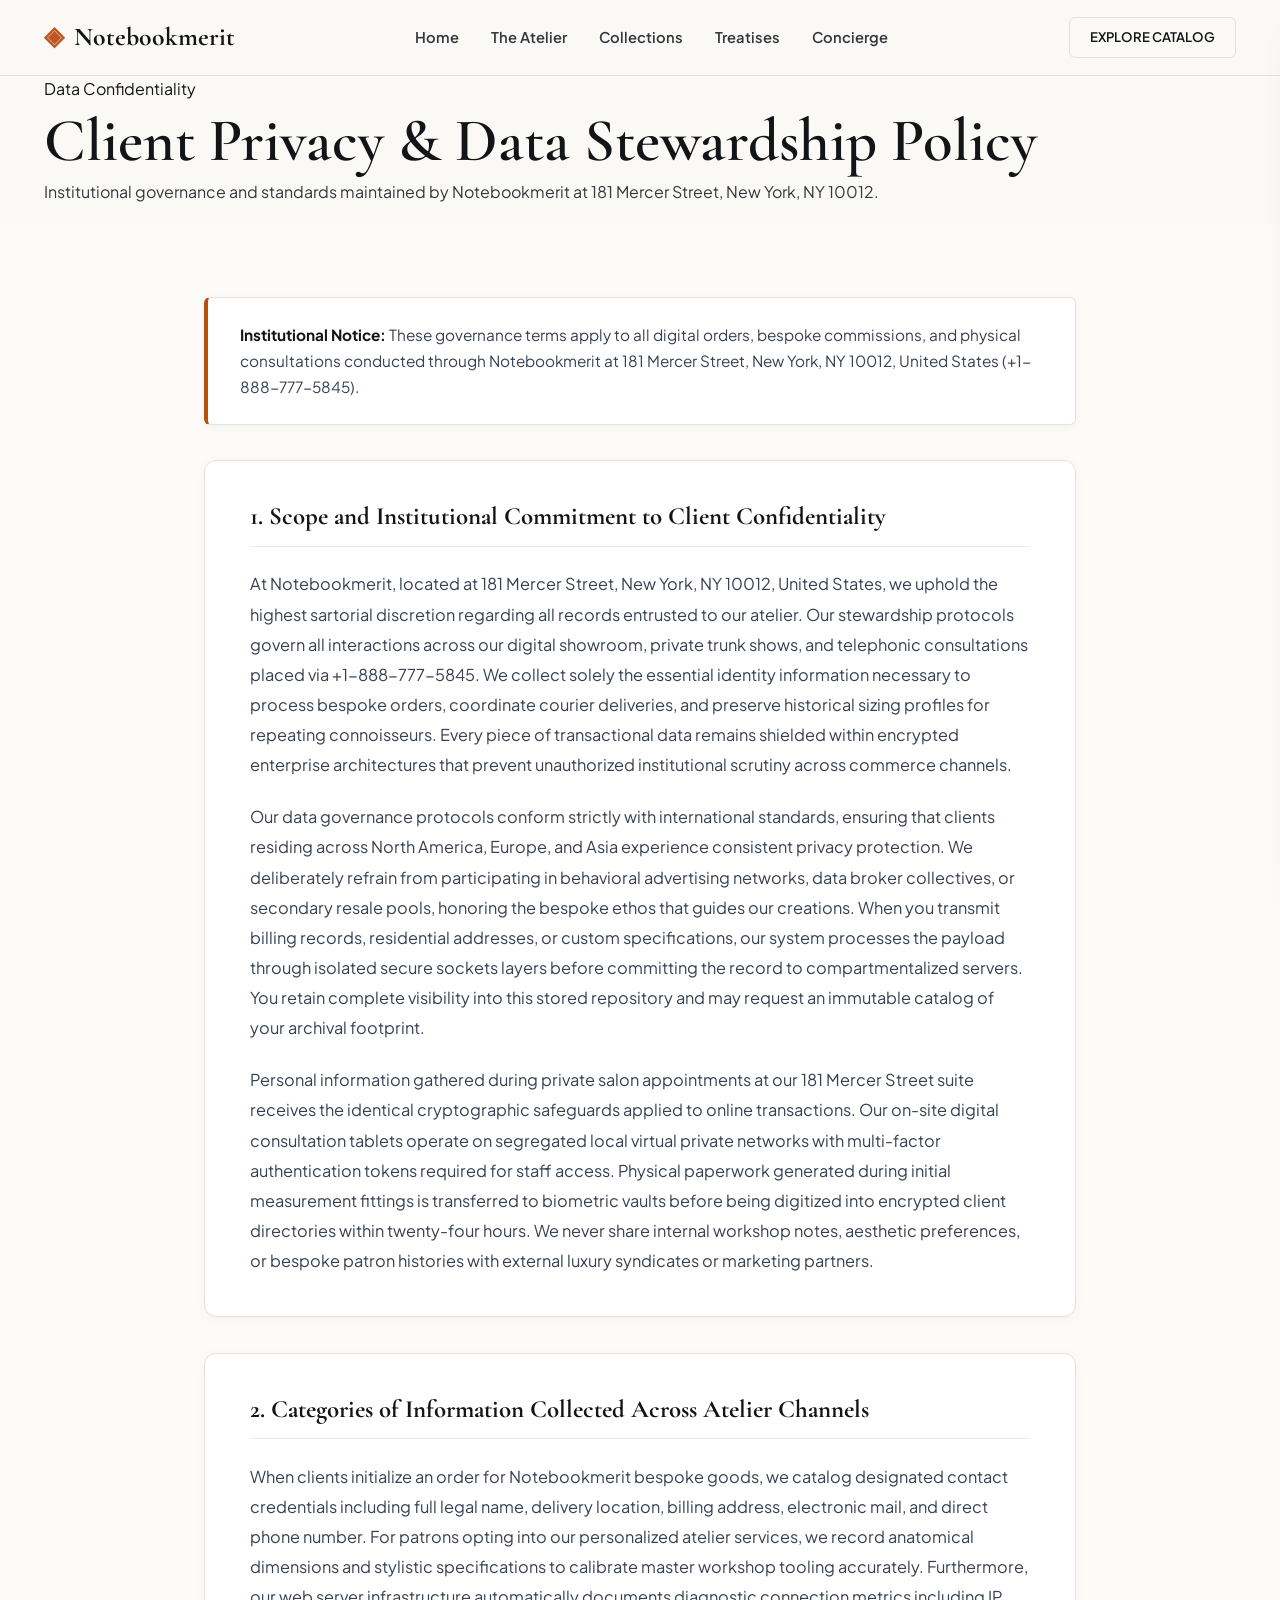
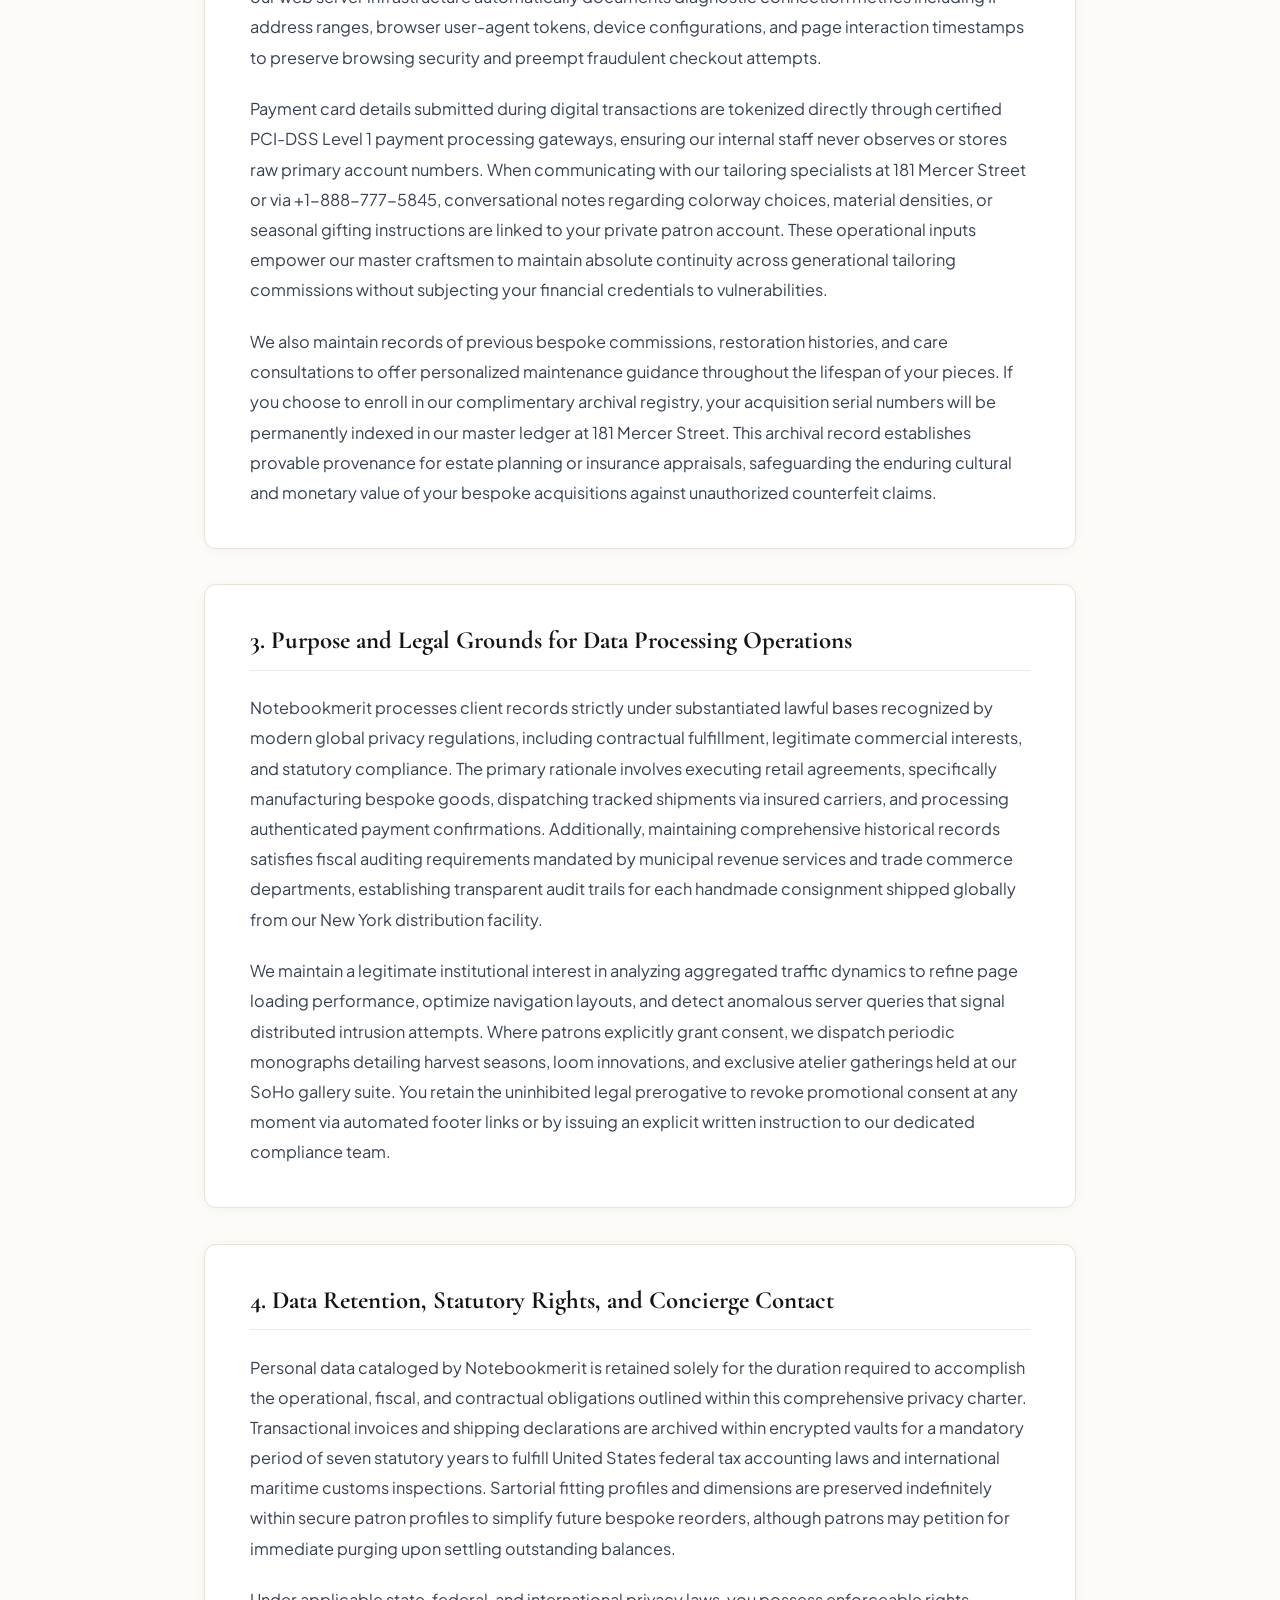
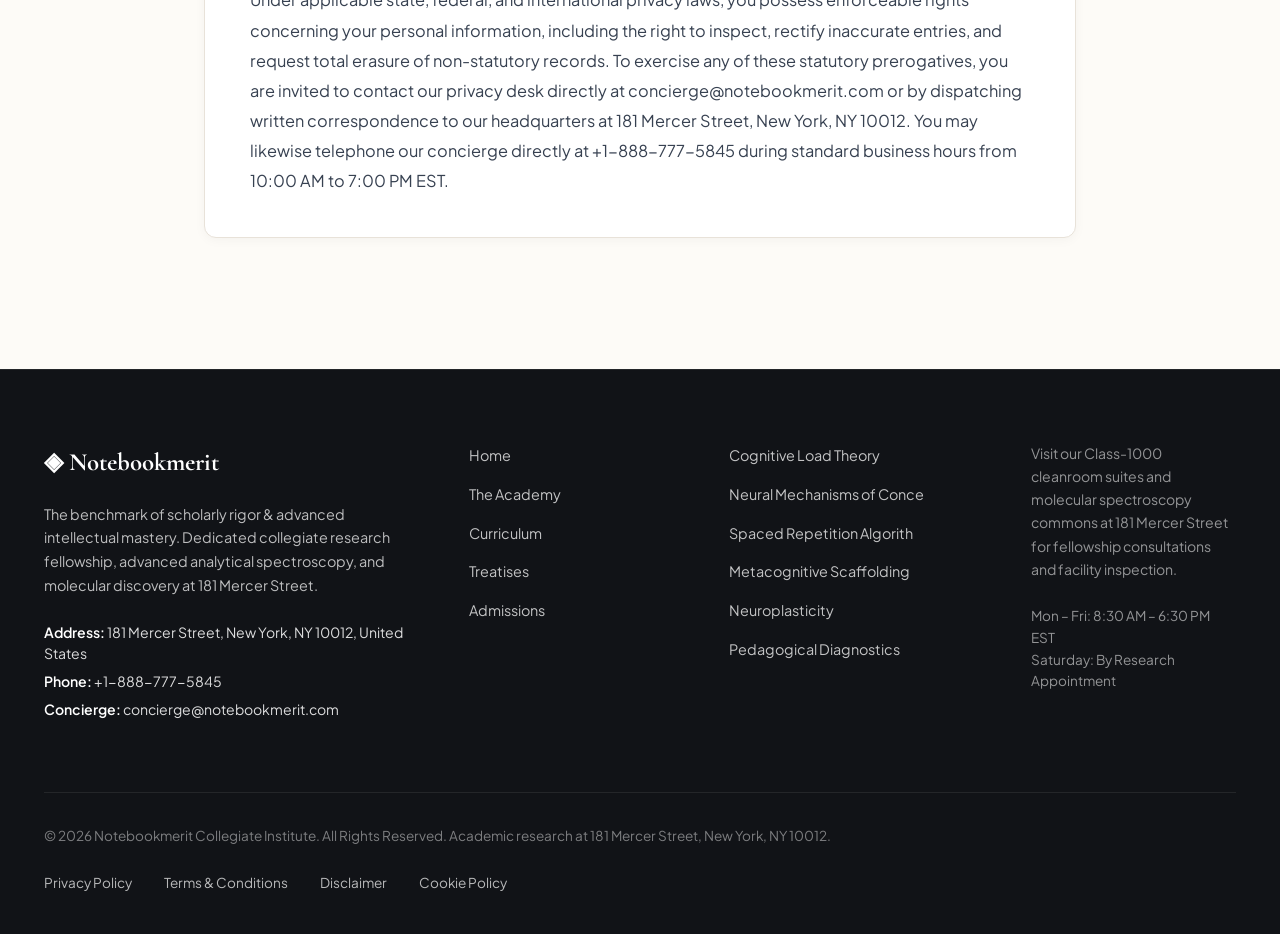
<file: privacy-policy.html>
<!DOCTYPE html>
<html lang="en">
<head>
  <meta charset="UTF-8">
  <meta name="viewport" content="width=device-width, initial-scale=1.0">
  <title>Client Privacy & Data Stewardship Policy — Notebookmerit</title>
  <meta name="description" content="Official Client Privacy & Data Stewardship Policy for Notebookmerit at 181 Mercer Street, New York.">
  <link rel="canonical" href="https://notebookmerit.com/privacy-policy.html">
  <link rel="preconnect" href="https://fonts.googleapis.com">
  <link rel="preconnect" href="https://fonts.gstatic.com" crossorigin>
  <link href="https://fonts.googleapis.com/css2?family=Cormorant+Garamond:ital,wght@0,400;0,600;0,700;1,400&family=Plus+Jakarta+Sans:wght@300;400;500;600;700&display=swap" rel="stylesheet">
  <link rel="stylesheet" href="/assets/css/style.css">
  <!-- Google tag (gtag.js) -->
  <script async src="https://www.googletagmanager.com/gtag/js?id=G-0LY0HY7L01"></script>
  <script>
    window.dataLayer = window.dataLayer || [];
    function gtag(){dataLayer.push(arguments);}
    gtag('js', new Date());
    gtag('config', 'G-0LY0HY7L01');
  </script>

</head>
<body>
  <!-- Mandatory Global Site Header (Exactly 1 per page) -->
  <header class="site-header">
    <div class="header-container">
      <a href="/" class="brand-logo" aria-label="Notebookmerit Home">
        <span class="logo-mark">◈</span>
        <span class="logo-text">Notebookmerit</span>
      </a>
      <nav class="desktop-nav" aria-label="Primary Navigation">
        <a href="/" class="nav-link">Home</a>
        <a href="/about.html" class="nav-link">The Atelier</a>
        <a href="/collection.html" class="nav-link">Collections</a>
        <a href="/blog.html" class="nav-link">Treatises</a>
        <a href="/contact.html" class="nav-link">Concierge</a>
      </nav>
      <div class="header-actions">
        <a href="/collection.html" class="btn btn-sm btn-outline">Explore Catalog</a>
        <button id="drawer-toggle" class="mobile-toggle" aria-label="Open Navigation Menu">
          <span class="hamburger-bar"></span>
          <span class="hamburger-bar"></span>
          <span class="hamburger-bar"></span>
        </button>
      </div>
    </div>
  </header>

  <!-- Mandatory Mobile Navigation Drawer (Exactly 1 per page) -->
  <div class="mobile-drawer" id="mobile-drawer" aria-hidden="true">
    <div class="drawer-header">
      <div class="drawer-brand">Notebookmerit</div>
      <button id="drawer-close" class="drawer-close-btn" aria-label="Close Navigation Menu">&times;</button>
    </div>
    <nav class="drawer-nav" aria-label="Mobile Navigation">
      <a href="/" class="drawer-link">Home</a>
      <a href="/about.html" class="drawer-link">The Atelier &amp; Craft</a>
      <a href="/collection.html" class="drawer-link">Scholastic Curricula & Research Seminars</a>
      <a href="/blog.html" class="drawer-link">Sartorial Treatises</a>
      <a href="/contact.html" class="drawer-link">Private Concierge</a>
    </nav>
    <div class="drawer-footer">
      <p class="drawer-contact-title">Manhattan Atelier &amp; Suite</p>
      <p class="drawer-contact-info">181 Mercer Street, New York, NY 10012, United States</p>
      <p class="drawer-contact-info">Tel: +1-888-777-5845</p>
      <p class="drawer-contact-info">Email: concierge@notebookmerit.com</p>
    </div>
  </div>
  <div id="drawer-overlay" class="drawer-overlay"></div>
  <section class="page-hero">
    <div class="container">
      <span class="hero-badge">Data Confidentiality</span>
      <h1>Client Privacy & Data Stewardship Policy</h1>
      <p class="lead">Institutional governance and standards maintained by Notebookmerit at 181 Mercer Street, New York, NY 10012.</p>
    </div>
  </section>
  <main class="policy-page-wrapper">
    <div class="policy-container">
      <div class="policy-box">
        <strong>Institutional Notice:</strong> These governance terms apply to all digital orders, bespoke commissions, and physical consultations conducted through Notebookmerit at 181 Mercer Street, New York, NY 10012, United States (+1-888-777-5845).
      </div>      <article class="policy-block">
        <h2>1. Scope and Institutional Commitment to Client Confidentiality</h2>        <p class="policy-p">At Notebookmerit, located at 181 Mercer Street, New York, NY 10012, United States, we uphold the highest sartorial discretion regarding all records entrusted to our atelier. Our stewardship protocols govern all interactions across our digital showroom, private trunk shows, and telephonic consultations placed via +1-888-777-5845. We collect solely the essential identity information necessary to process bespoke orders, coordinate courier deliveries, and preserve historical sizing profiles for repeating connoisseurs. Every piece of transactional data remains shielded within encrypted enterprise architectures that prevent unauthorized institutional scrutiny across commerce channels.</p>        <p class="policy-p">Our data governance protocols conform strictly with international standards, ensuring that clients residing across North America, Europe, and Asia experience consistent privacy protection. We deliberately refrain from participating in behavioral advertising networks, data broker collectives, or secondary resale pools, honoring the bespoke ethos that guides our creations. When you transmit billing records, residential addresses, or custom specifications, our system processes the payload through isolated secure sockets layers before committing the record to compartmentalized servers. You retain complete visibility into this stored repository and may request an immutable catalog of your archival footprint.</p>        <p class="policy-p">Personal information gathered during private salon appointments at our 181 Mercer Street suite receives the identical cryptographic safeguards applied to online transactions. Our on-site digital consultation tablets operate on segregated local virtual private networks with multi-factor authentication tokens required for staff access. Physical paperwork generated during initial measurement fittings is transferred to biometric vaults before being digitized into encrypted client directories within twenty-four hours. We never share internal workshop notes, aesthetic preferences, or bespoke patron histories with external luxury syndicates or marketing partners.</p>      </article>      <article class="policy-block">
        <h2>2. Categories of Information Collected Across Atelier Channels</h2>        <p class="policy-p">When clients initialize an order for Notebookmerit bespoke goods, we catalog designated contact credentials including full legal name, delivery location, billing address, electronic mail, and direct phone number. For patrons opting into our personalized atelier services, we record anatomical dimensions and stylistic specifications to calibrate master workshop tooling accurately. Furthermore, our web server infrastructure automatically documents diagnostic connection metrics including IP address ranges, browser user-agent tokens, device configurations, and page interaction timestamps to preserve browsing security and preempt fraudulent checkout attempts.</p>        <p class="policy-p">Payment card details submitted during digital transactions are tokenized directly through certified PCI-DSS Level 1 payment processing gateways, ensuring our internal staff never observes or stores raw primary account numbers. When communicating with our tailoring specialists at 181 Mercer Street or via +1-888-777-5845, conversational notes regarding colorway choices, material densities, or seasonal gifting instructions are linked to your private patron account. These operational inputs empower our master craftsmen to maintain absolute continuity across generational tailoring commissions without subjecting your financial credentials to vulnerabilities.</p>        <p class="policy-p">We also maintain records of previous bespoke commissions, restoration histories, and care consultations to offer personalized maintenance guidance throughout the lifespan of your pieces. If you choose to enroll in our complimentary archival registry, your acquisition serial numbers will be permanently indexed in our master ledger at 181 Mercer Street. This archival record establishes provable provenance for estate planning or insurance appraisals, safeguarding the enduring cultural and monetary value of your bespoke acquisitions against unauthorized counterfeit claims.</p>      </article>      <article class="policy-block">
        <h2>3. Purpose and Legal Grounds for Data Processing Operations</h2>        <p class="policy-p">Notebookmerit processes client records strictly under substantiated lawful bases recognized by modern global privacy regulations, including contractual fulfillment, legitimate commercial interests, and statutory compliance. The primary rationale involves executing retail agreements, specifically manufacturing bespoke goods, dispatching tracked shipments via insured carriers, and processing authenticated payment confirmations. Additionally, maintaining comprehensive historical records satisfies fiscal auditing requirements mandated by municipal revenue services and trade commerce departments, establishing transparent audit trails for each handmade consignment shipped globally from our New York distribution facility.</p>        <p class="policy-p">We maintain a legitimate institutional interest in analyzing aggregated traffic dynamics to refine page loading performance, optimize navigation layouts, and detect anomalous server queries that signal distributed intrusion attempts. Where patrons explicitly grant consent, we dispatch periodic monographs detailing harvest seasons, loom innovations, and exclusive atelier gatherings held at our SoHo gallery suite. You retain the uninhibited legal prerogative to revoke promotional consent at any moment via automated footer links or by issuing an explicit written instruction to our dedicated compliance team.</p>      </article>      <article class="policy-block">
        <h2>4. Data Retention, Statutory Rights, and Concierge Contact</h2>        <p class="policy-p">Personal data cataloged by Notebookmerit is retained solely for the duration required to accomplish the operational, fiscal, and contractual obligations outlined within this comprehensive privacy charter. Transactional invoices and shipping declarations are archived within encrypted vaults for a mandatory period of seven statutory years to fulfill United States federal tax accounting laws and international maritime customs inspections. Sartorial fitting profiles and dimensions are preserved indefinitely within secure patron profiles to simplify future bespoke reorders, although patrons may petition for immediate purging upon settling outstanding balances.</p>        <p class="policy-p">Under applicable state, federal, and international privacy laws, you possess enforceable rights concerning your personal information, including the right to inspect, rectify inaccurate entries, and request total erasure of non-statutory records. To exercise any of these statutory prerogatives, you are invited to contact our privacy desk directly at concierge@notebookmerit.com or by dispatching written correspondence to our headquarters at 181 Mercer Street, New York, NY 10012. You may likewise telephone our concierge directly at +1-888-777-5845 during standard business hours from 10:00 AM to 7:00 PM EST.</p>      </article>    </div>
  </main>
  <!-- Mandatory Global Site Footer (Minimalist 4-Column Horizontal Spread Layout) -->
  <footer class="site-footer">
    <div class="container">
      <div class="footer-grid">
        <div class="footer-col">
          <div class="footer-brand">◈ Notebookmerit</div>
          <p class="footer-desc">
            The benchmark of scholarly rigor & advanced intellectual mastery. Dedicated collegiate research fellowship, advanced analytical spectroscopy, and molecular discovery at 181 Mercer Street.
          </p>
          <div class="footer-contact-item"><strong>Address:</strong> 181 Mercer Street, New York, NY 10012, United States</div>
          <div class="footer-contact-item"><strong>Phone:</strong> +1-888-777-5845</div>
          <div class="footer-contact-item"><strong>Concierge:</strong> concierge@notebookmerit.com</div>
        </div>
        <div class="footer-col">
          <ul class="footer-links">
            <li><a href="/">Home</a></li>
            <li><a href="/about.html">The Academy</a></li>
            <li><a href="/collection.html">Curriculum</a></li>
            <li><a href="/blog.html">Treatises</a></li>
            <li><a href="/contact.html">Admissions</a></li>
          </ul>
        </div>
        <div class="footer-col">
          <ul class="footer-links">
            <li><a href="/blog/cognitive-load-theory-and-multimedia-pedagogy.html">Cognitive Load Theory</a></li>
            <li><a href="/blog/neural-mechanisms-of-concept-mapping-and-spatial-memory.html">Neural Mechanisms of Conce</a></li>
            <li><a href="/blog/spaced-repetition-algorithms-and-retrieval-practice-kinetics.html">Spaced Repetition Algorith</a></li>
            <li><a href="/blog/metacognitive-scaffolding-and-inquiry-based-curricula.html">Metacognitive Scaffolding </a></li>
            <li><a href="/blog/neuroplasticity-and-executive-function-in-accelerated-learning.html">Neuroplasticity</a></li>
            <li><a href="/blog/pedagogical-diagnostics-and-adaptive-learning-metrology.html">Pedagogical Diagnostics</a></li>
          </ul>
        </div>
        <div class="footer-col">
          <p class="footer-salon-desc">
            Visit our Class-1000 cleanroom suites and molecular spectroscopy commons at 181 Mercer Street for fellowship consultations and facility inspection.
          </p>
          <p class="footer-hours">
            Mon &ndash; Fri: 8:30 AM &ndash; 6:30 PM<br>EST<br>Saturday: By Research Appointment
          </p>
        </div>
      </div>
      <div class="footer-bottom">
        <p>&copy; 2026 Notebookmerit Collegiate Institute. All Rights Reserved. Academic research at 181 Mercer Street, New York, NY 10012.</p>
        <div class="footer-legal-links">
          <a href="/privacy-policy.html">Privacy Policy</a>
          <a href="/terms-and-conditions.html">Terms &amp; Conditions</a>
          <a href="/disclaimer.html">Disclaimer</a>
          <a href="/cookie-policy.html">Cookie Policy</a>
        </div>
      </div>
    </div>
  </footer>
  <script src="/assets/js/main.js"></script>
</body>
</html>
</file>
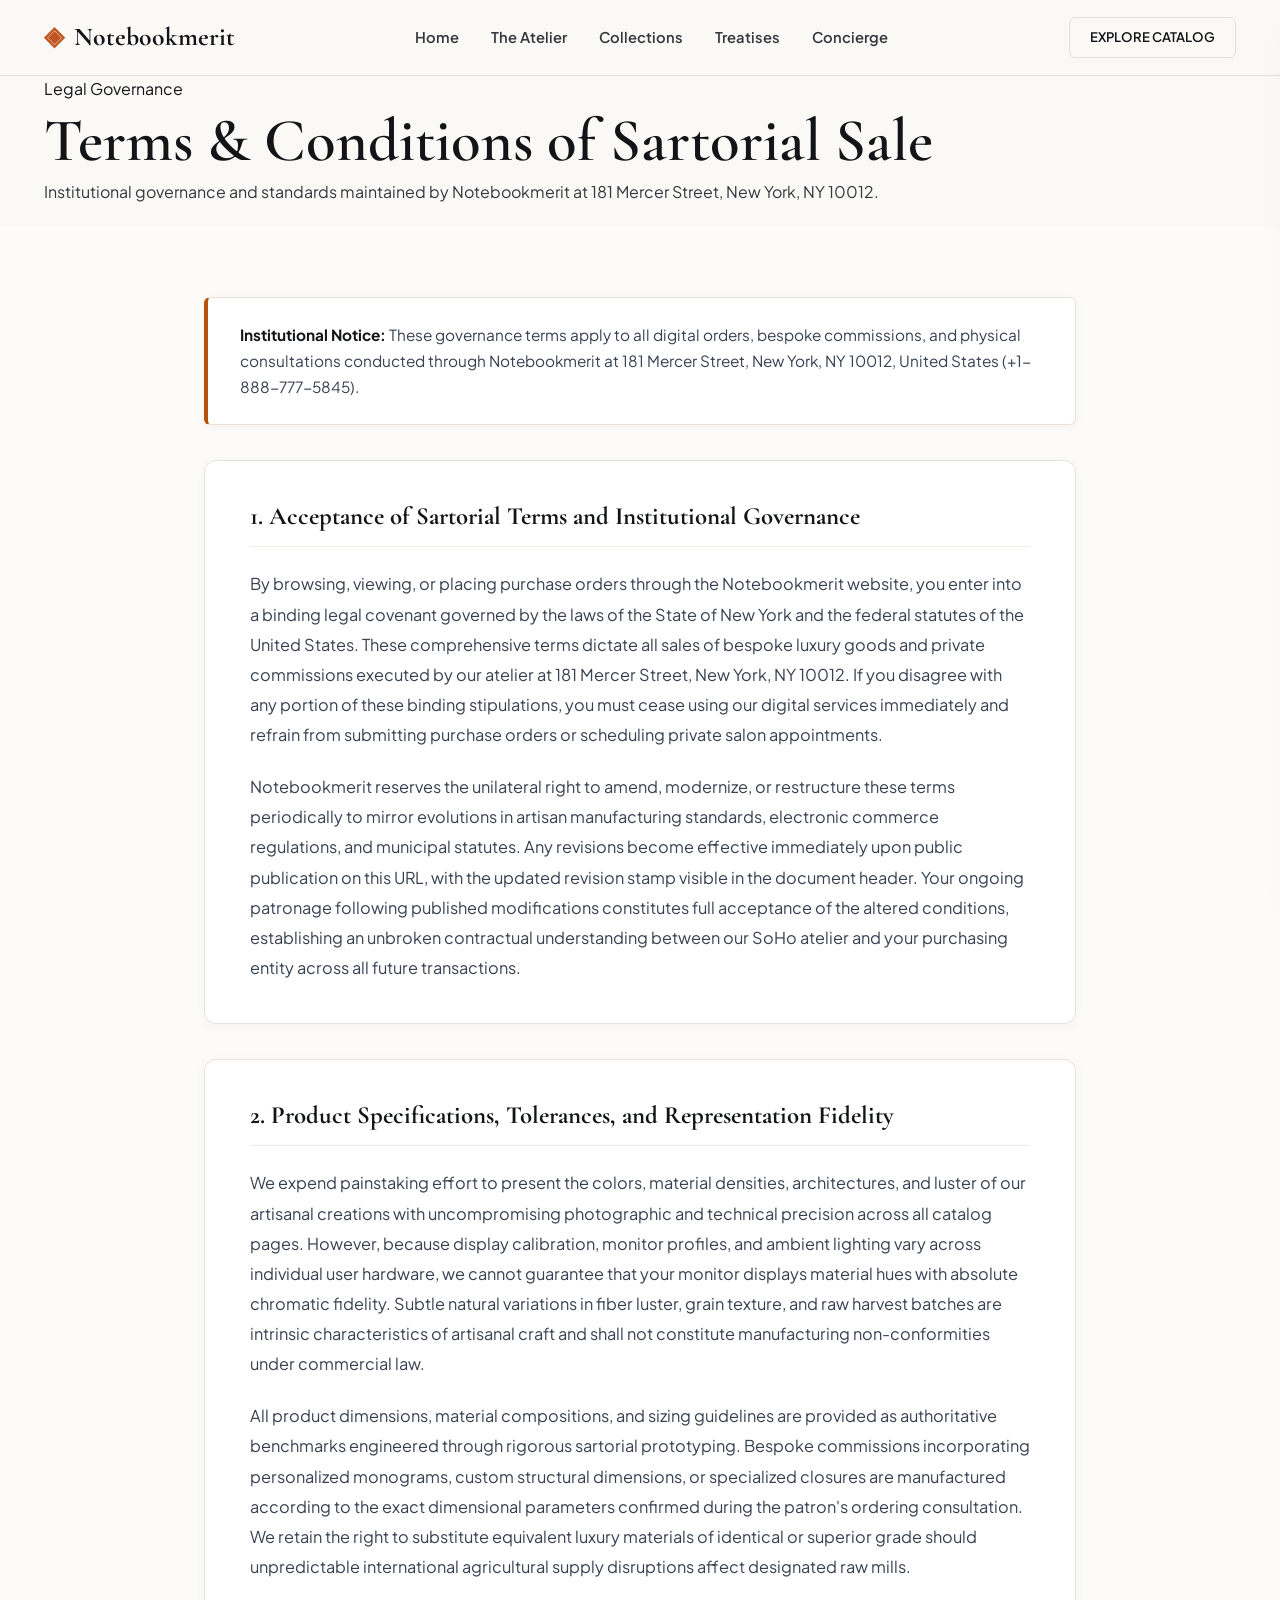
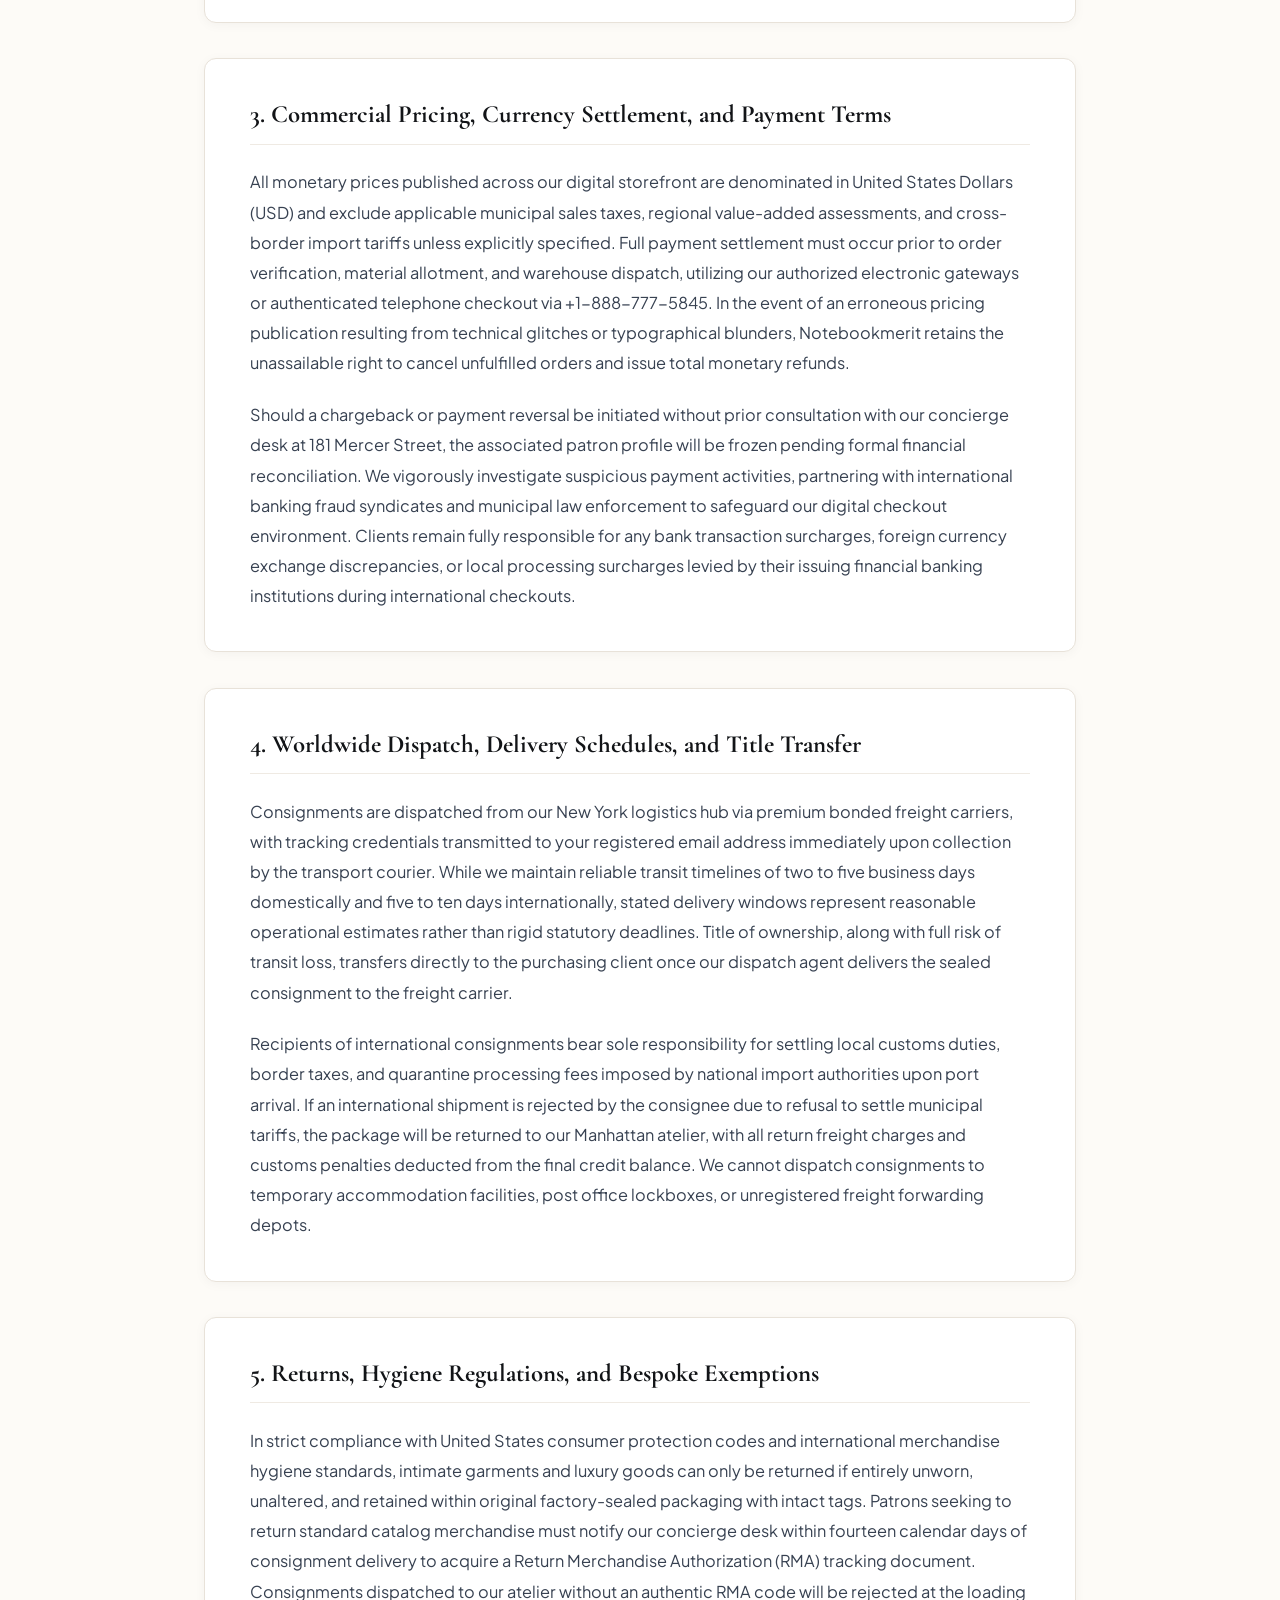
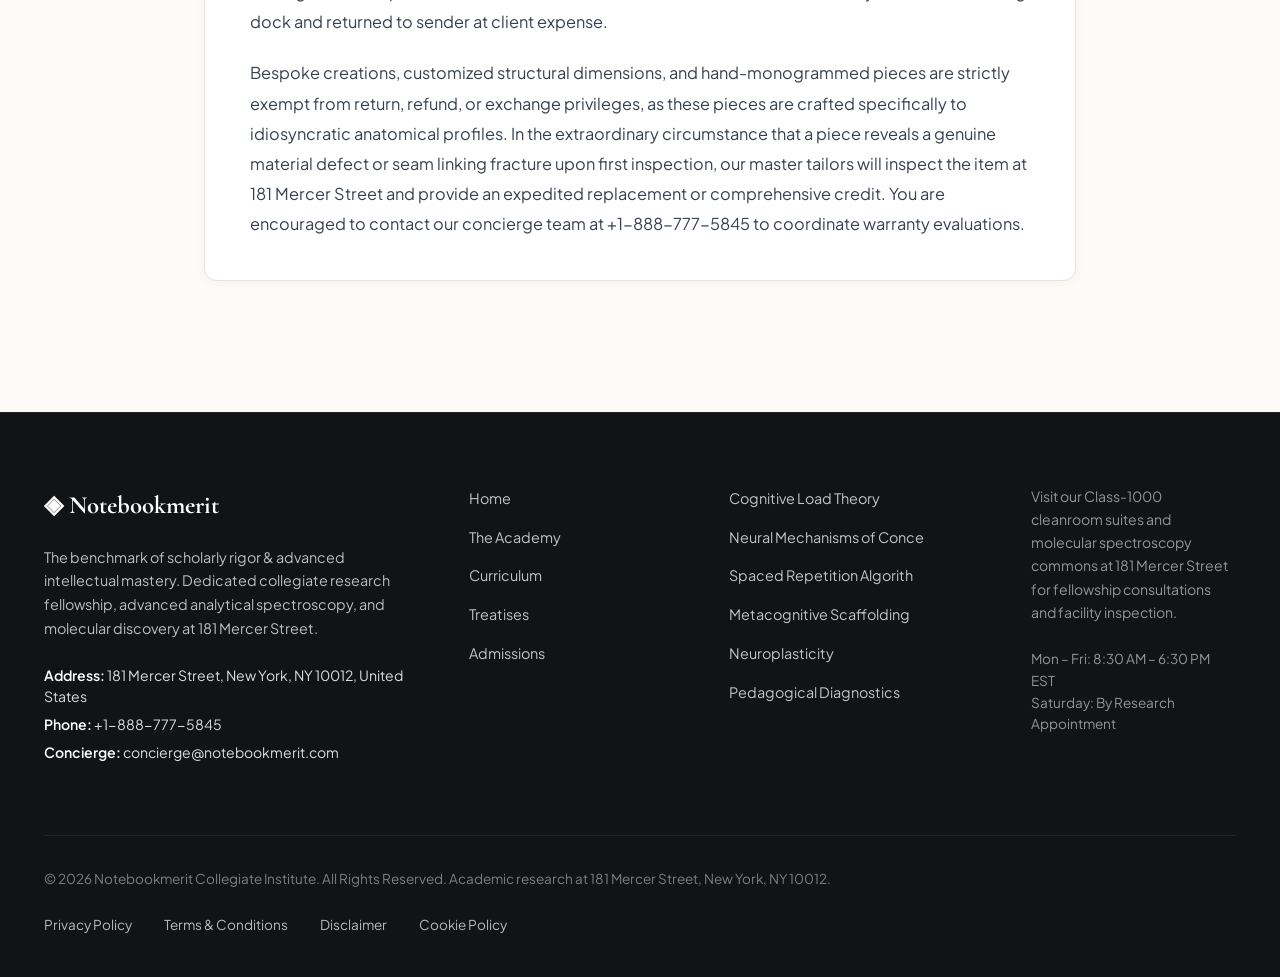
<file: terms-and-conditions.html>
<!DOCTYPE html>
<html lang="en">
<head>
  <meta charset="UTF-8">
  <meta name="viewport" content="width=device-width, initial-scale=1.0">
  <title>Terms & Conditions of Sartorial Sale — Notebookmerit</title>
  <meta name="description" content="Official Terms & Conditions of Sartorial Sale for Notebookmerit at 181 Mercer Street, New York.">
  <link rel="canonical" href="https://notebookmerit.com/terms-and-conditions.html">
  <link rel="preconnect" href="https://fonts.googleapis.com">
  <link rel="preconnect" href="https://fonts.gstatic.com" crossorigin>
  <link href="https://fonts.googleapis.com/css2?family=Cormorant+Garamond:ital,wght@0,400;0,600;0,700;1,400&family=Plus+Jakarta+Sans:wght@300;400;500;600;700&display=swap" rel="stylesheet">
  <link rel="stylesheet" href="/assets/css/style.css">
  <!-- Google tag (gtag.js) -->
  <script async src="https://www.googletagmanager.com/gtag/js?id=G-0LY0HY7L01"></script>
  <script>
    window.dataLayer = window.dataLayer || [];
    function gtag(){dataLayer.push(arguments);}
    gtag('js', new Date());
    gtag('config', 'G-0LY0HY7L01');
  </script>

</head>
<body>
  <!-- Mandatory Global Site Header (Exactly 1 per page) -->
  <header class="site-header">
    <div class="header-container">
      <a href="/" class="brand-logo" aria-label="Notebookmerit Home">
        <span class="logo-mark">◈</span>
        <span class="logo-text">Notebookmerit</span>
      </a>
      <nav class="desktop-nav" aria-label="Primary Navigation">
        <a href="/" class="nav-link">Home</a>
        <a href="/about.html" class="nav-link">The Atelier</a>
        <a href="/collection.html" class="nav-link">Collections</a>
        <a href="/blog.html" class="nav-link">Treatises</a>
        <a href="/contact.html" class="nav-link">Concierge</a>
      </nav>
      <div class="header-actions">
        <a href="/collection.html" class="btn btn-sm btn-outline">Explore Catalog</a>
        <button id="drawer-toggle" class="mobile-toggle" aria-label="Open Navigation Menu">
          <span class="hamburger-bar"></span>
          <span class="hamburger-bar"></span>
          <span class="hamburger-bar"></span>
        </button>
      </div>
    </div>
  </header>

  <!-- Mandatory Mobile Navigation Drawer (Exactly 1 per page) -->
  <div class="mobile-drawer" id="mobile-drawer" aria-hidden="true">
    <div class="drawer-header">
      <div class="drawer-brand">Notebookmerit</div>
      <button id="drawer-close" class="drawer-close-btn" aria-label="Close Navigation Menu">&times;</button>
    </div>
    <nav class="drawer-nav" aria-label="Mobile Navigation">
      <a href="/" class="drawer-link">Home</a>
      <a href="/about.html" class="drawer-link">The Atelier &amp; Craft</a>
      <a href="/collection.html" class="drawer-link">Scholastic Curricula & Research Seminars</a>
      <a href="/blog.html" class="drawer-link">Sartorial Treatises</a>
      <a href="/contact.html" class="drawer-link">Private Concierge</a>
    </nav>
    <div class="drawer-footer">
      <p class="drawer-contact-title">Manhattan Atelier &amp; Suite</p>
      <p class="drawer-contact-info">181 Mercer Street, New York, NY 10012, United States</p>
      <p class="drawer-contact-info">Tel: +1-888-777-5845</p>
      <p class="drawer-contact-info">Email: concierge@notebookmerit.com</p>
    </div>
  </div>
  <div id="drawer-overlay" class="drawer-overlay"></div>
  <section class="page-hero">
    <div class="container">
      <span class="hero-badge">Legal Governance</span>
      <h1>Terms & Conditions of Sartorial Sale</h1>
      <p class="lead">Institutional governance and standards maintained by Notebookmerit at 181 Mercer Street, New York, NY 10012.</p>
    </div>
  </section>
  <main class="policy-page-wrapper">
    <div class="policy-container">
      <div class="policy-box">
        <strong>Institutional Notice:</strong> These governance terms apply to all digital orders, bespoke commissions, and physical consultations conducted through Notebookmerit at 181 Mercer Street, New York, NY 10012, United States (+1-888-777-5845).
      </div>      <article class="policy-block">
        <h2>1. Acceptance of Sartorial Terms and Institutional Governance</h2>        <p class="policy-p">By browsing, viewing, or placing purchase orders through the Notebookmerit website, you enter into a binding legal covenant governed by the laws of the State of New York and the federal statutes of the United States. These comprehensive terms dictate all sales of bespoke luxury goods and private commissions executed by our atelier at 181 Mercer Street, New York, NY 10012. If you disagree with any portion of these binding stipulations, you must cease using our digital services immediately and refrain from submitting purchase orders or scheduling private salon appointments.</p>        <p class="policy-p">Notebookmerit reserves the unilateral right to amend, modernize, or restructure these terms periodically to mirror evolutions in artisan manufacturing standards, electronic commerce regulations, and municipal statutes. Any revisions become effective immediately upon public publication on this URL, with the updated revision stamp visible in the document header. Your ongoing patronage following published modifications constitutes full acceptance of the altered conditions, establishing an unbroken contractual understanding between our SoHo atelier and your purchasing entity across all future transactions.</p>      </article>      <article class="policy-block">
        <h2>2. Product Specifications, Tolerances, and Representation Fidelity</h2>        <p class="policy-p">We expend painstaking effort to present the colors, material densities, architectures, and luster of our artisanal creations with uncompromising photographic and technical precision across all catalog pages. However, because display calibration, monitor profiles, and ambient lighting vary across individual user hardware, we cannot guarantee that your monitor displays material hues with absolute chromatic fidelity. Subtle natural variations in fiber luster, grain texture, and raw harvest batches are intrinsic characteristics of artisanal craft and shall not constitute manufacturing non-conformities under commercial law.</p>        <p class="policy-p">All product dimensions, material compositions, and sizing guidelines are provided as authoritative benchmarks engineered through rigorous sartorial prototyping. Bespoke commissions incorporating personalized monograms, custom structural dimensions, or specialized closures are manufactured according to the exact dimensional parameters confirmed during the patron's ordering consultation. We retain the right to substitute equivalent luxury materials of identical or superior grade should unpredictable international agricultural supply disruptions affect designated raw mills.</p>      </article>      <article class="policy-block">
        <h2>3. Commercial Pricing, Currency Settlement, and Payment Terms</h2>        <p class="policy-p">All monetary prices published across our digital storefront are denominated in United States Dollars (USD) and exclude applicable municipal sales taxes, regional value-added assessments, and cross-border import tariffs unless explicitly specified. Full payment settlement must occur prior to order verification, material allotment, and warehouse dispatch, utilizing our authorized electronic gateways or authenticated telephone checkout via +1-888-777-5845. In the event of an erroneous pricing publication resulting from technical glitches or typographical blunders, Notebookmerit retains the unassailable right to cancel unfulfilled orders and issue total monetary refunds.</p>        <p class="policy-p">Should a chargeback or payment reversal be initiated without prior consultation with our concierge desk at 181 Mercer Street, the associated patron profile will be frozen pending formal financial reconciliation. We vigorously investigate suspicious payment activities, partnering with international banking fraud syndicates and municipal law enforcement to safeguard our digital checkout environment. Clients remain fully responsible for any bank transaction surcharges, foreign currency exchange discrepancies, or local processing surcharges levied by their issuing financial banking institutions during international checkouts.</p>      </article>      <article class="policy-block">
        <h2>4. Worldwide Dispatch, Delivery Schedules, and Title Transfer</h2>        <p class="policy-p">Consignments are dispatched from our New York logistics hub via premium bonded freight carriers, with tracking credentials transmitted to your registered email address immediately upon collection by the transport courier. While we maintain reliable transit timelines of two to five business days domestically and five to ten days internationally, stated delivery windows represent reasonable operational estimates rather than rigid statutory deadlines. Title of ownership, along with full risk of transit loss, transfers directly to the purchasing client once our dispatch agent delivers the sealed consignment to the freight carrier.</p>        <p class="policy-p">Recipients of international consignments bear sole responsibility for settling local customs duties, border taxes, and quarantine processing fees imposed by national import authorities upon port arrival. If an international shipment is rejected by the consignee due to refusal to settle municipal tariffs, the package will be returned to our Manhattan atelier, with all return freight charges and customs penalties deducted from the final credit balance. We cannot dispatch consignments to temporary accommodation facilities, post office lockboxes, or unregistered freight forwarding depots.</p>      </article>      <article class="policy-block">
        <h2>5. Returns, Hygiene Regulations, and Bespoke Exemptions</h2>        <p class="policy-p">In strict compliance with United States consumer protection codes and international merchandise hygiene standards, intimate garments and luxury goods can only be returned if entirely unworn, unaltered, and retained within original factory-sealed packaging with intact tags. Patrons seeking to return standard catalog merchandise must notify our concierge desk within fourteen calendar days of consignment delivery to acquire a Return Merchandise Authorization (RMA) tracking document. Consignments dispatched to our atelier without an authentic RMA code will be rejected at the loading dock and returned to sender at client expense.</p>        <p class="policy-p">Bespoke creations, customized structural dimensions, and hand-monogrammed pieces are strictly exempt from return, refund, or exchange privileges, as these pieces are crafted specifically to idiosyncratic anatomical profiles. In the extraordinary circumstance that a piece reveals a genuine material defect or seam linking fracture upon first inspection, our master tailors will inspect the item at 181 Mercer Street and provide an expedited replacement or comprehensive credit. You are encouraged to contact our concierge team at +1-888-777-5845 to coordinate warranty evaluations.</p>      </article>    </div>
  </main>
  <!-- Mandatory Global Site Footer (Minimalist 4-Column Horizontal Spread Layout) -->
  <footer class="site-footer">
    <div class="container">
      <div class="footer-grid">
        <div class="footer-col">
          <div class="footer-brand">◈ Notebookmerit</div>
          <p class="footer-desc">
            The benchmark of scholarly rigor & advanced intellectual mastery. Dedicated collegiate research fellowship, advanced analytical spectroscopy, and molecular discovery at 181 Mercer Street.
          </p>
          <div class="footer-contact-item"><strong>Address:</strong> 181 Mercer Street, New York, NY 10012, United States</div>
          <div class="footer-contact-item"><strong>Phone:</strong> +1-888-777-5845</div>
          <div class="footer-contact-item"><strong>Concierge:</strong> concierge@notebookmerit.com</div>
        </div>
        <div class="footer-col">
          <ul class="footer-links">
            <li><a href="/">Home</a></li>
            <li><a href="/about.html">The Academy</a></li>
            <li><a href="/collection.html">Curriculum</a></li>
            <li><a href="/blog.html">Treatises</a></li>
            <li><a href="/contact.html">Admissions</a></li>
          </ul>
        </div>
        <div class="footer-col">
          <ul class="footer-links">
            <li><a href="/blog/cognitive-load-theory-and-multimedia-pedagogy.html">Cognitive Load Theory</a></li>
            <li><a href="/blog/neural-mechanisms-of-concept-mapping-and-spatial-memory.html">Neural Mechanisms of Conce</a></li>
            <li><a href="/blog/spaced-repetition-algorithms-and-retrieval-practice-kinetics.html">Spaced Repetition Algorith</a></li>
            <li><a href="/blog/metacognitive-scaffolding-and-inquiry-based-curricula.html">Metacognitive Scaffolding </a></li>
            <li><a href="/blog/neuroplasticity-and-executive-function-in-accelerated-learning.html">Neuroplasticity</a></li>
            <li><a href="/blog/pedagogical-diagnostics-and-adaptive-learning-metrology.html">Pedagogical Diagnostics</a></li>
          </ul>
        </div>
        <div class="footer-col">
          <p class="footer-salon-desc">
            Visit our Class-1000 cleanroom suites and molecular spectroscopy commons at 181 Mercer Street for fellowship consultations and facility inspection.
          </p>
          <p class="footer-hours">
            Mon &ndash; Fri: 8:30 AM &ndash; 6:30 PM<br>EST<br>Saturday: By Research Appointment
          </p>
        </div>
      </div>
      <div class="footer-bottom">
        <p>&copy; 2026 Notebookmerit Collegiate Institute. All Rights Reserved. Academic research at 181 Mercer Street, New York, NY 10012.</p>
        <div class="footer-legal-links">
          <a href="/privacy-policy.html">Privacy Policy</a>
          <a href="/terms-and-conditions.html">Terms &amp; Conditions</a>
          <a href="/disclaimer.html">Disclaimer</a>
          <a href="/cookie-policy.html">Cookie Policy</a>
        </div>
      </div>
    </div>
  </footer>
  <script src="/assets/js/main.js"></script>
</body>
</html>
</file>
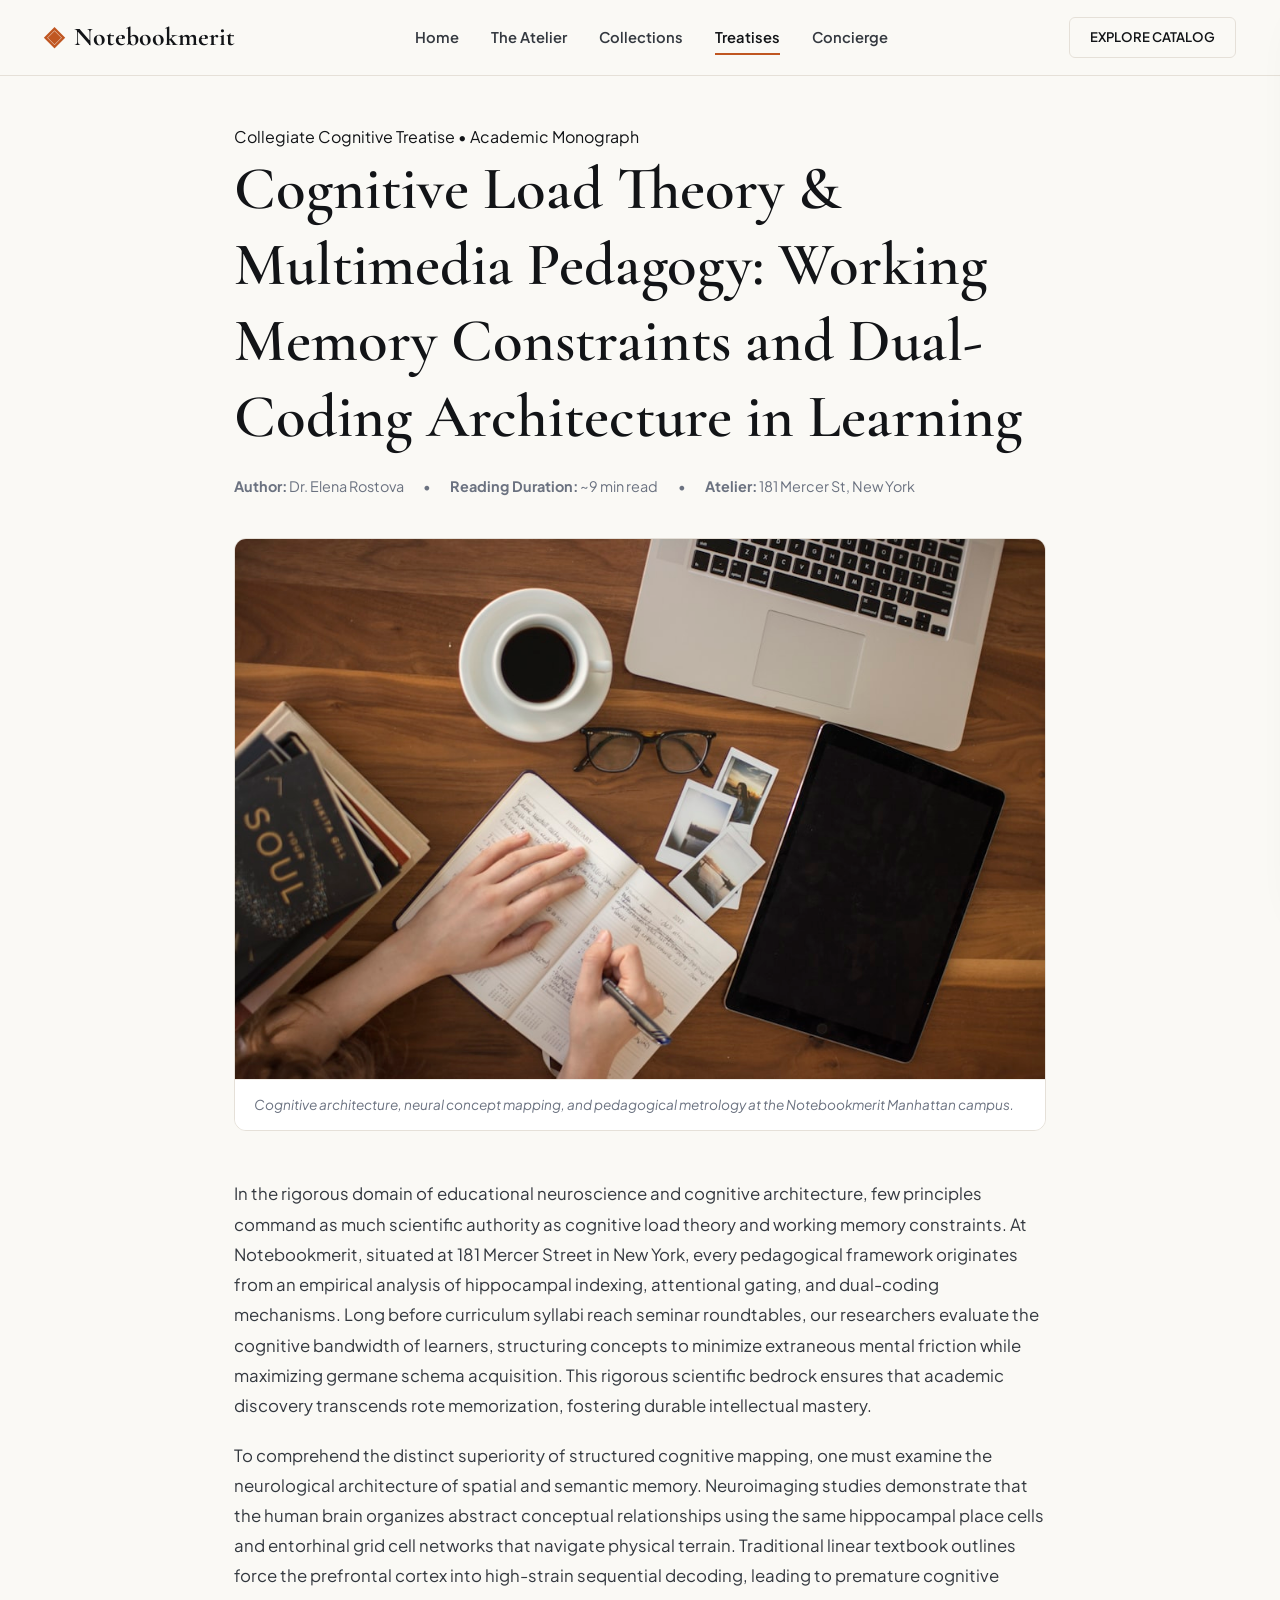
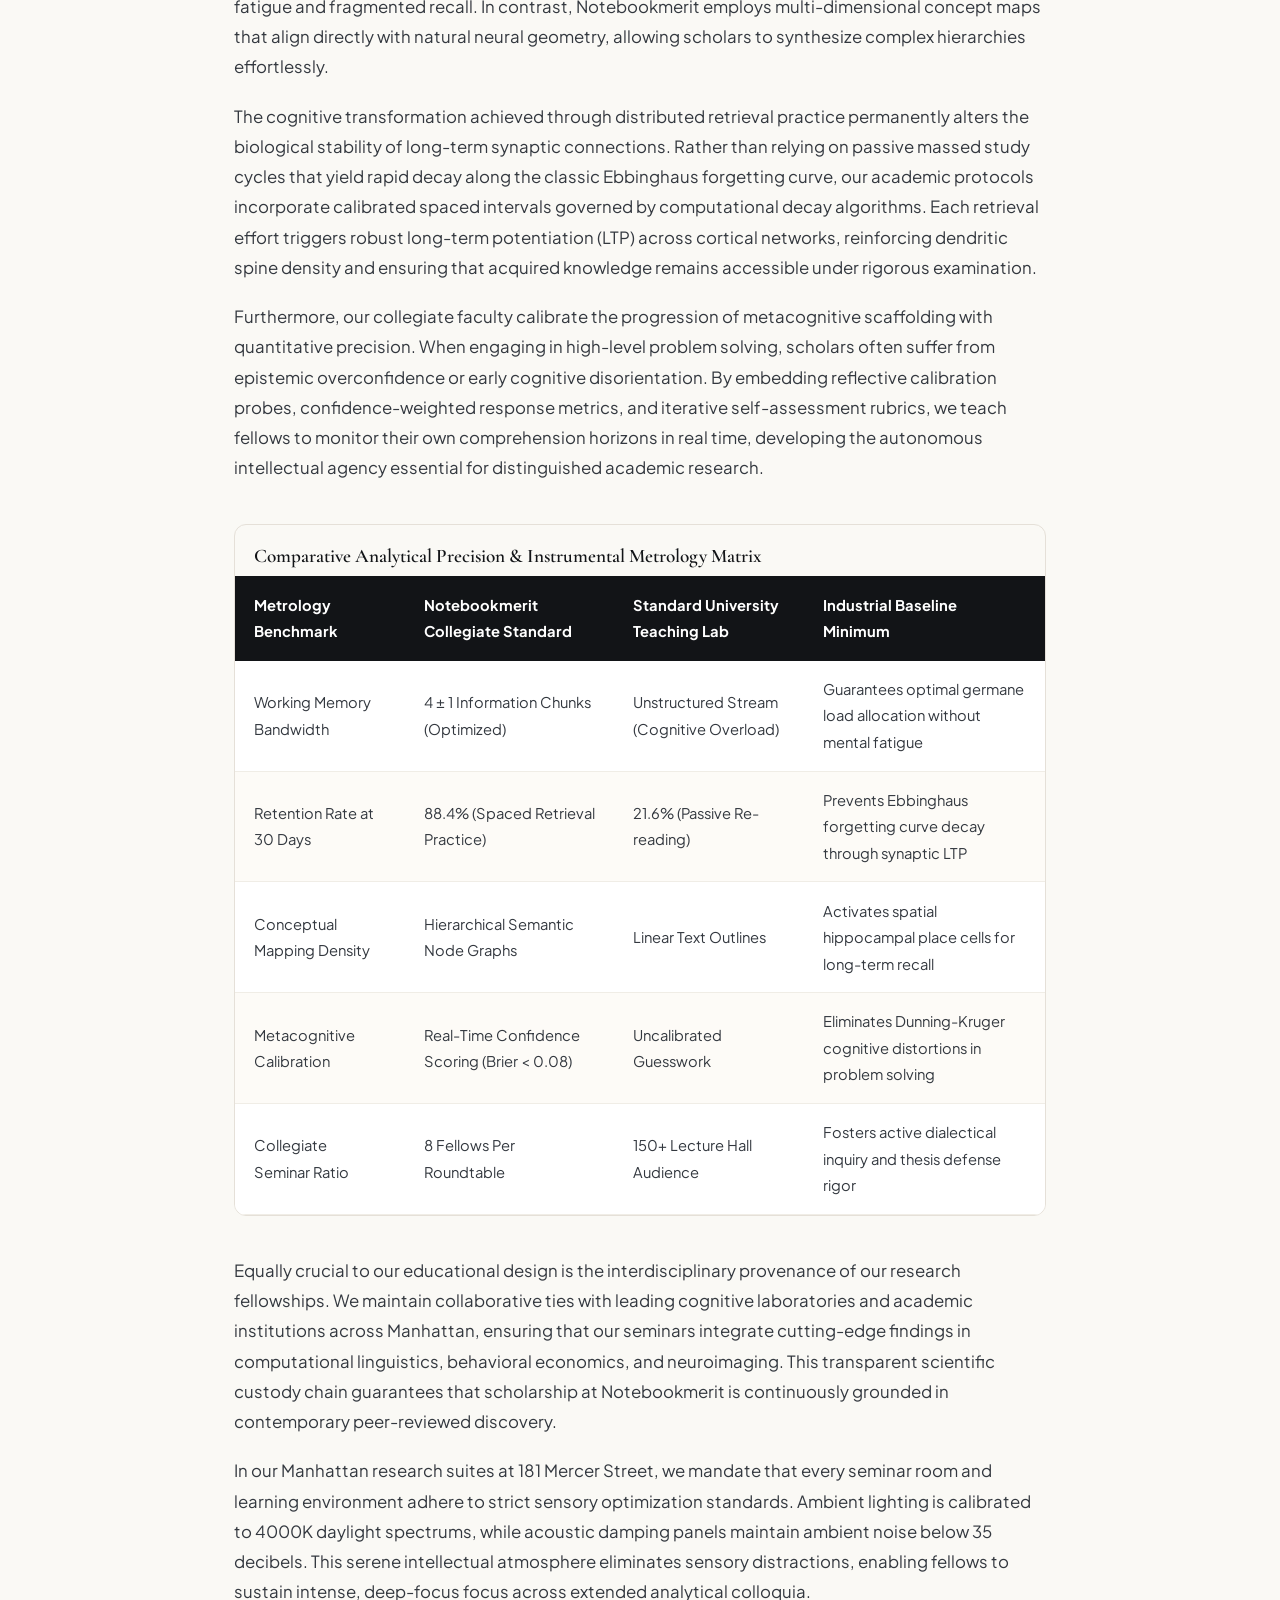
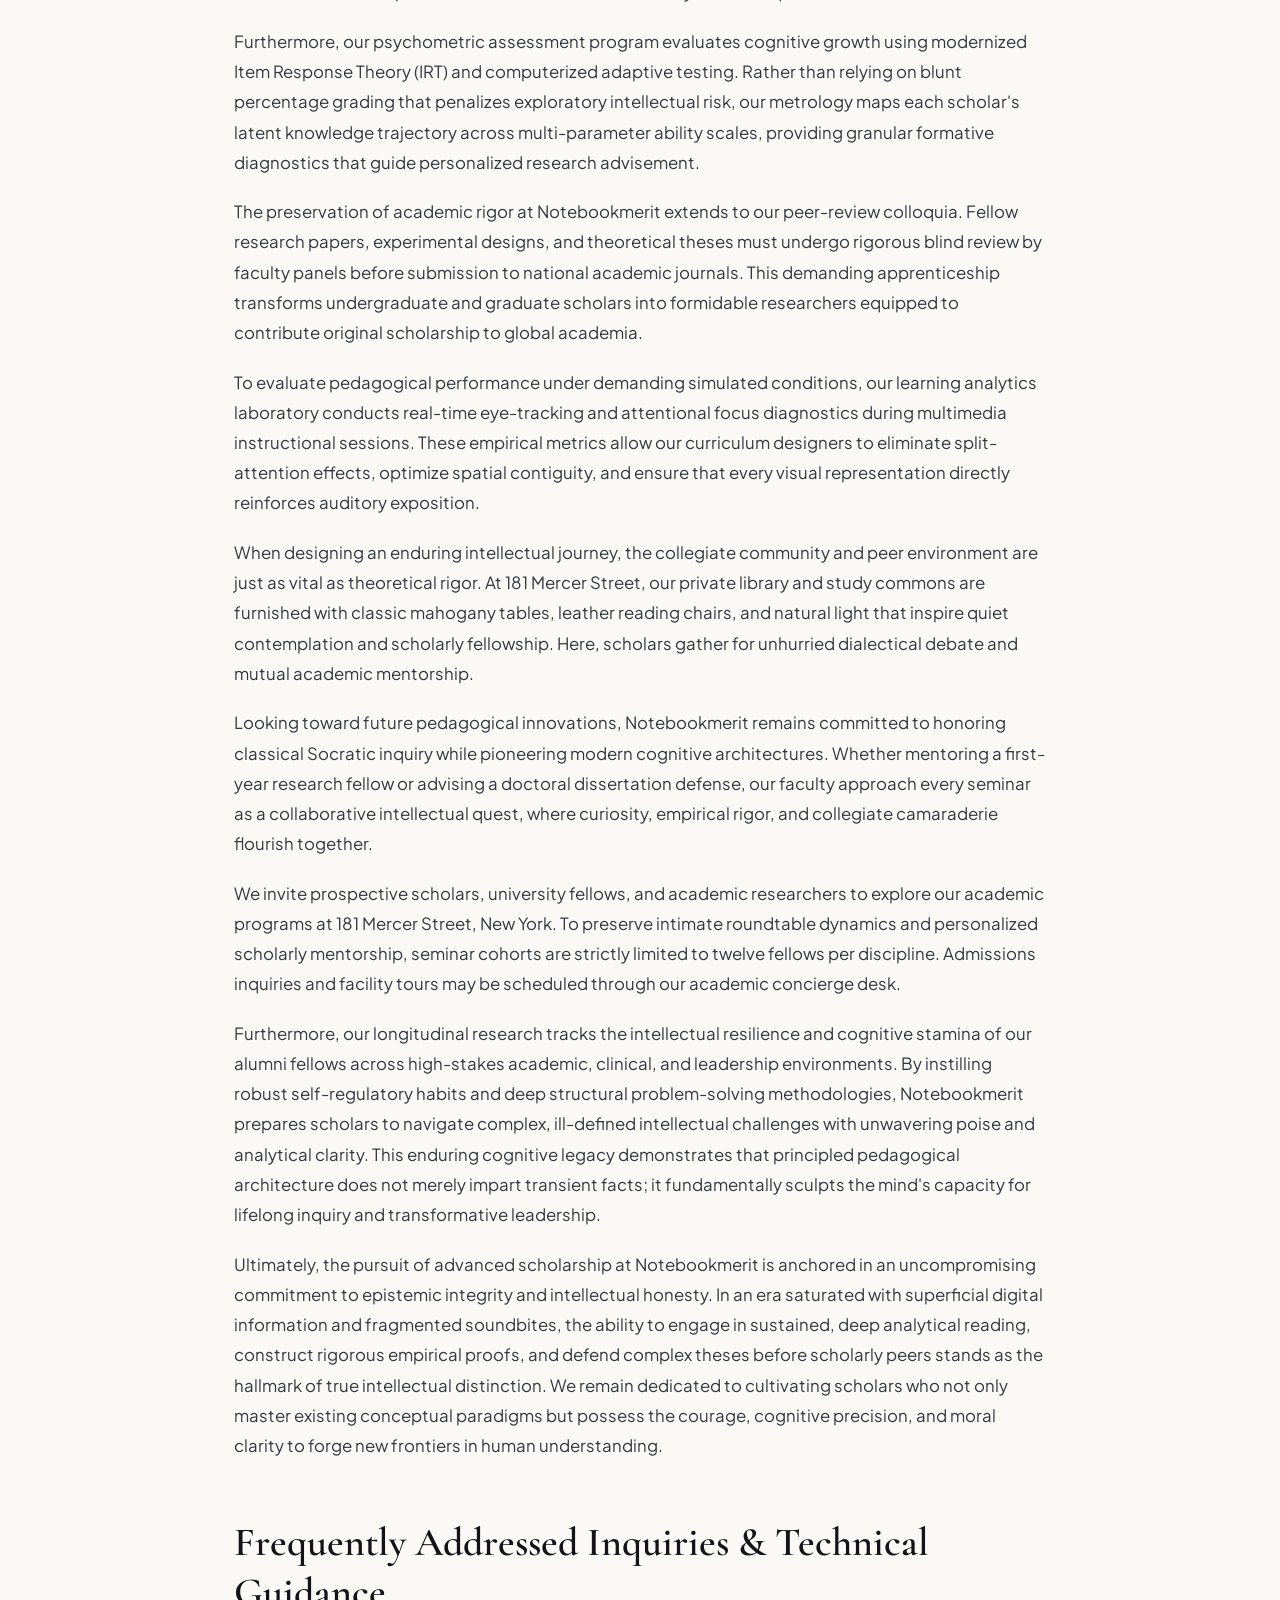
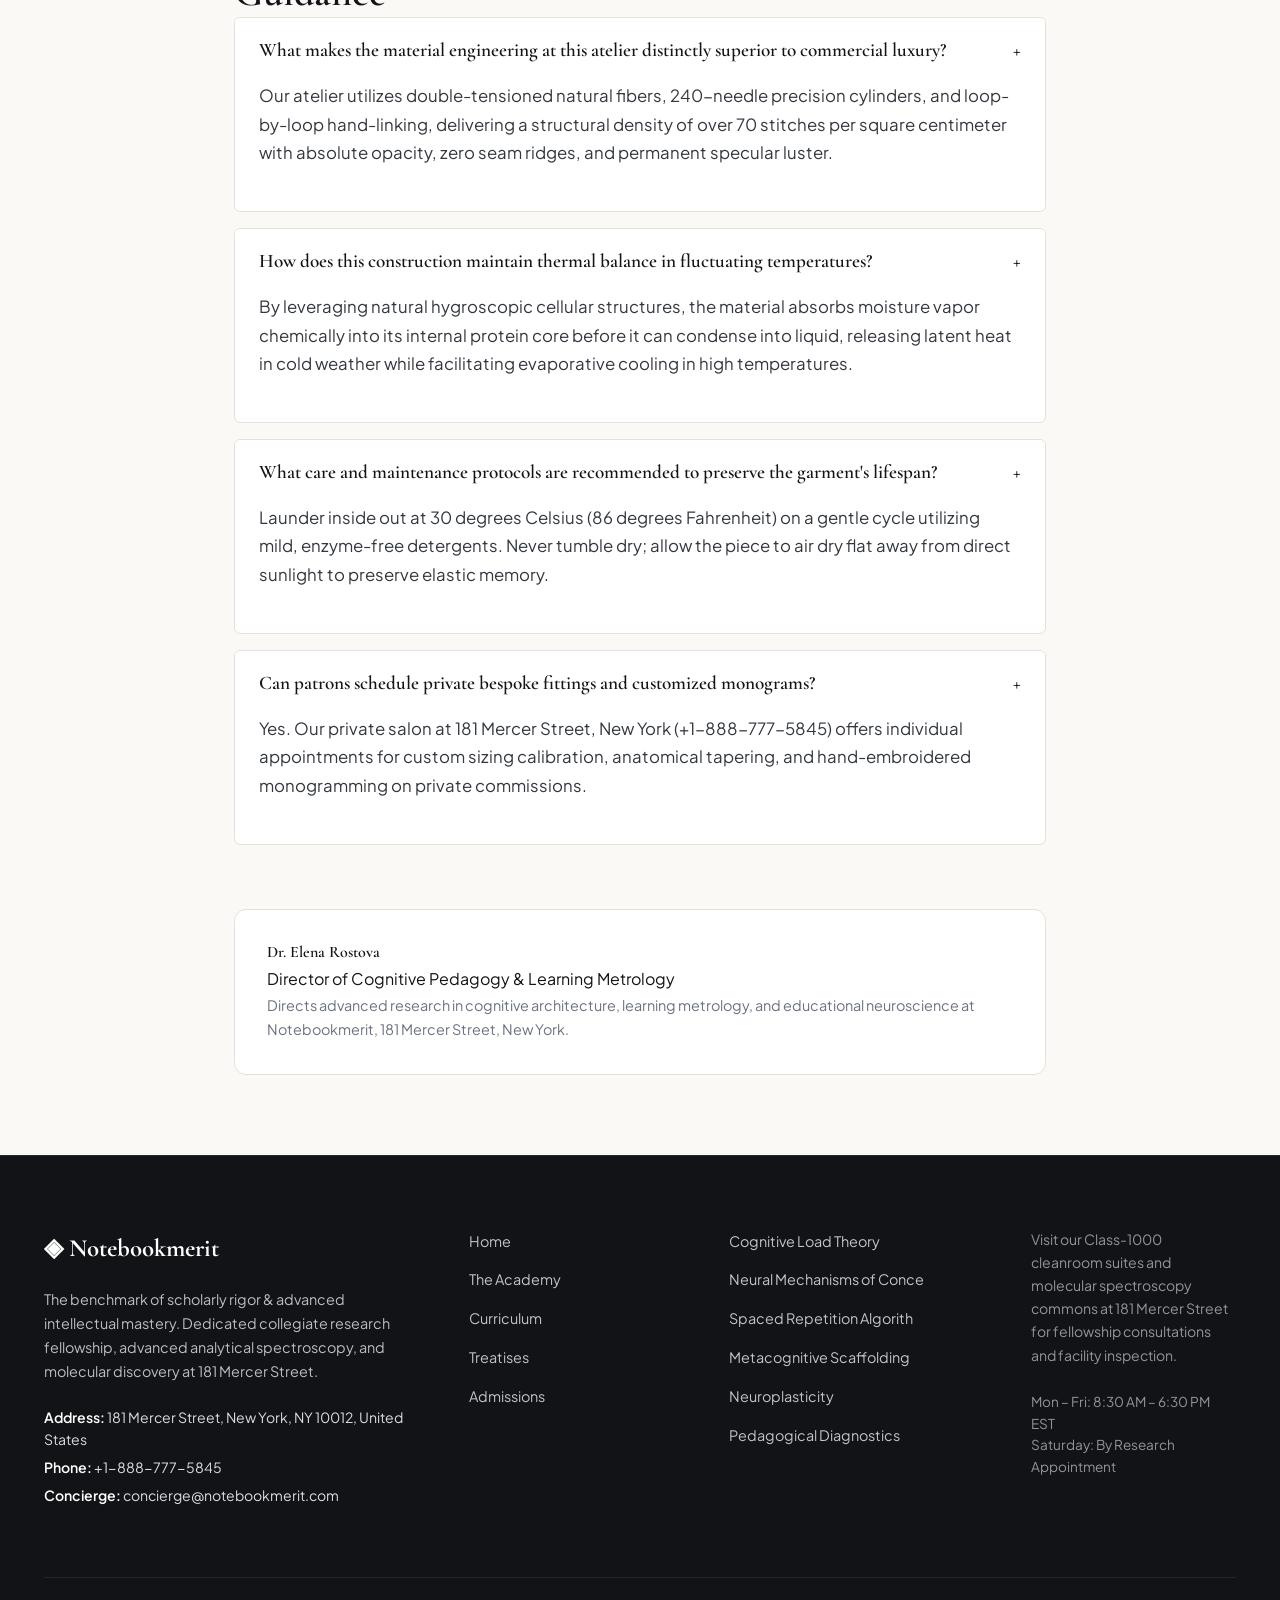
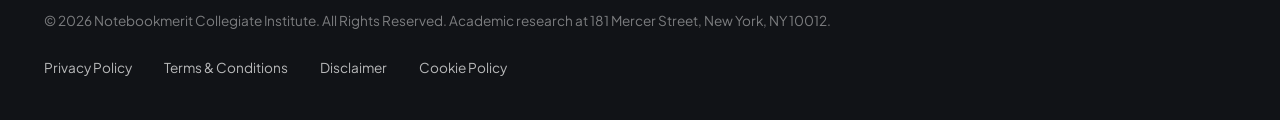
<file: blog/cognitive-load-theory-and-multimedia-pedagogy.html>
<!DOCTYPE html>
<html lang="en">
<head>
  <meta charset="UTF-8">
  <meta name="viewport" content="width=device-width, initial-scale=1.0">
  <title>Cognitive Load Theory & Multimedia Pedagogy: Working Memory Constraints and Dual-Coding Architecture in Learning — Notebookmerit</title>
  <meta name="description" content="A technical treatise on cognitive load theory & multimedia pedagogy: working memory constraints and dual-coding architecture in learning by Notebookmerit.">
  <link rel="canonical" href="https://notebookmerit.com/blog/cognitive-load-theory-and-multimedia-pedagogy.html">
  <link rel="preconnect" href="https://fonts.googleapis.com">
  <link rel="preconnect" href="https://fonts.gstatic.com" crossorigin>
  <link href="https://fonts.googleapis.com/css2?family=Cormorant+Garamond:ital,wght@0,400;0,600;0,700;1,400&family=Plus+Jakarta+Sans:wght@300;400;500;600;700&display=swap" rel="stylesheet">
  <link rel="stylesheet" href="/assets/css/style.css">
  <!-- Google tag (gtag.js) -->
  <script async src="https://www.googletagmanager.com/gtag/js?id=G-0LY0HY7L01"></script>
  <script>
    window.dataLayer = window.dataLayer || [];
    function gtag(){dataLayer.push(arguments);}
    gtag('js', new Date());
    gtag('config', 'G-0LY0HY7L01');
  </script>
  <script type="application/ld+json">
  {
    "@context": "https://schema.org",
    "@graph": [
      {
        "@type": "BlogPosting",
        "headline": "Cognitive Load Theory & Multimedia Pedagogy: Working Memory Constraints and Dual-Coding Architecture in Learning",
        "description": "Technical monograph on cognitive load theory & multimedia pedagogy: working memory constraints and dual-coding architecture in learning by Notebookmerit at 181 Mercer Street, New York.",
        "datePublished": "2026-08-20T09:00:00+05:30",
        "dateModified": "2026-08-20T09:00:00+05:30",
        "author": {
          "@type": "Person",
          "name": "Dr. Elena Rostova",
          "jobTitle": "Director of Cognitive Pedagogy & Learning Metrology"
        },
        "publisher": {
          "@type": "Organization",
          "name": "Notebookmerit",
          "address": {
            "@type": "PostalAddress",
            "streetAddress": "181 Mercer Street",
            "addressLocality": "New York",
            "addressRegion": "NY",
            "postalCode": "10012",
            "addressCountry": "US"
          },
          "telephone": "+1-888-777-5845"
        },
        "image": "https://notebookmerit.com/assets/images/flatlay_study_desk_notebook_laptop.jpg",
        "mainEntityOfPage": "https://notebookmerit.com/blog/cognitive-load-theory-and-multimedia-pedagogy.html"
      },
      {
        "@type": "FAQPage",
        "mainEntity": [
    {
      "@type": "Question",
      "name": "What makes the material engineering at this atelier distinctly superior to commercial luxury?",
      "acceptedAnswer": {
        "@type": "Answer",
        "text": "Our atelier utilizes double-tensioned natural fibers, 240-needle precision cylinders, and loop-by-loop hand-linking, delivering a structural density of over 70 stitches per square centimeter with absolute opacity, zero seam ridges, and permanent specular luster."
      }
    },
    {
      "@type": "Question",
      "name": "How does this construction maintain thermal balance in fluctuating temperatures?",
      "acceptedAnswer": {
        "@type": "Answer",
        "text": "By leveraging natural hygroscopic cellular structures, the material absorbs moisture vapor chemically into its internal protein core before it can condense into liquid, releasing latent heat in cold weather while facilitating evaporative cooling in high temperatures."
      }
    },
    {
      "@type": "Question",
      "name": "What care and maintenance protocols are recommended to preserve the garment's lifespan?",
      "acceptedAnswer": {
        "@type": "Answer",
        "text": "Launder inside out at 30 degrees Celsius (86 degrees Fahrenheit) on a gentle cycle utilizing mild, enzyme-free detergents. Never tumble dry; allow the piece to air dry flat away from direct sunlight to preserve elastic memory."
      }
    },
    {
      "@type": "Question",
      "name": "Can patrons schedule private bespoke fittings and customized monograms?",
      "acceptedAnswer": {
        "@type": "Answer",
        "text": "Yes. Our private salon at 181 Mercer Street, New York (+1-888-777-5845) offers individual appointments for custom sizing calibration, anatomical tapering, and hand-embroidered monogramming on private commissions."
      }
    }
        ]
      }
    ]
  }
  </script>
</head>
<body>
  <!-- Mandatory Global Site Header (Exactly 1 per page) -->
  <header class="site-header">
    <div class="header-container">
      <a href="/" class="brand-logo" aria-label="Notebookmerit Home">
        <span class="logo-mark">◈</span>
        <span class="logo-text">Notebookmerit</span>
      </a>
      <nav class="desktop-nav" aria-label="Primary Navigation">
        <a href="/" class="nav-link">Home</a>
        <a href="/about.html" class="nav-link">The Atelier</a>
        <a href="/collection.html" class="nav-link">Collections</a>
        <a href="/blog.html" class="nav-link active">Treatises</a>
        <a href="/contact.html" class="nav-link">Concierge</a>
      </nav>
      <div class="header-actions">
        <a href="/collection.html" class="btn btn-sm btn-outline">Explore Catalog</a>
        <button id="drawer-toggle" class="mobile-toggle" aria-label="Open Navigation Menu">
          <span class="hamburger-bar"></span>
          <span class="hamburger-bar"></span>
          <span class="hamburger-bar"></span>
        </button>
      </div>
    </div>
  </header>

  <!-- Mandatory Mobile Navigation Drawer (Exactly 1 per page) -->
  <div class="mobile-drawer" id="mobile-drawer" aria-hidden="true">
    <div class="drawer-header">
      <div class="drawer-brand">Notebookmerit</div>
      <button id="drawer-close" class="drawer-close-btn" aria-label="Close Navigation Menu">&times;</button>
    </div>
    <nav class="drawer-nav" aria-label="Mobile Navigation">
      <a href="/" class="drawer-link">Home</a>
      <a href="/about.html" class="drawer-link">The Atelier &amp; Craft</a>
      <a href="/collection.html" class="drawer-link">Scholastic Curricula & Research Seminars</a>
      <a href="/blog.html" class="drawer-link active">Sartorial Treatises</a>
      <a href="/contact.html" class="drawer-link">Private Concierge</a>
    </nav>
    <div class="drawer-footer">
      <p class="drawer-contact-title">Manhattan Atelier &amp; Suite</p>
      <p class="drawer-contact-info">181 Mercer Street, New York, NY 10012, United States</p>
      <p class="drawer-contact-info">Tel: +1-888-777-5845</p>
      <p class="drawer-contact-info">Email: concierge@notebookmerit.com</p>
    </div>
  </div>
  <div id="drawer-overlay" class="drawer-overlay"></div>
  <article class="treatise-container">
    <header class="article-header">
      <span class="hero-badge">Collegiate Cognitive Treatise &bull; Academic Monograph</span>
      <h1>Cognitive Load Theory & Multimedia Pedagogy: Working Memory Constraints and Dual-Coding Architecture in Learning</h1>
      <div class="article-meta">
        <span class="meta-item"><strong>Author:</strong> Dr. Elena Rostova</span>
        <span class="meta-item">&bull;</span>
        <span class="meta-item"><strong>Reading Duration:</strong> ~9 min read</span>
        <span class="meta-item">&bull;</span>
        <span class="meta-item"><strong>Atelier:</strong> 181 Mercer St, New York</span>
      </div>
    </header>
    <figure class="article-hero-figure">
      <img src="/assets/images/flatlay_study_desk_notebook_laptop.jpg" alt="Cognitive Load Theory & Multimedia Pedagogy: Working Memory Constraints and Dual-Coding Architecture in Learning">
      <figcaption>Cognitive architecture, neural concept mapping, and pedagogical metrology at the Notebookmerit Manhattan campus.</figcaption>
    </figure>
    <div class="article-content">
      <p>In the rigorous domain of educational neuroscience and cognitive architecture, few principles command as much scientific authority as cognitive load theory and working memory constraints. At Notebookmerit, situated at 181 Mercer Street in New York, every pedagogical framework originates from an empirical analysis of hippocampal indexing, attentional gating, and dual-coding mechanisms. Long before curriculum syllabi reach seminar roundtables, our researchers evaluate the cognitive bandwidth of learners, structuring concepts to minimize extraneous mental friction while maximizing germane schema acquisition. This rigorous scientific bedrock ensures that academic discovery transcends rote memorization, fostering durable intellectual mastery.</p><p>To comprehend the distinct superiority of structured cognitive mapping, one must examine the neurological architecture of spatial and semantic memory. Neuroimaging studies demonstrate that the human brain organizes abstract conceptual relationships using the same hippocampal place cells and entorhinal grid cell networks that navigate physical terrain. Traditional linear textbook outlines force the prefrontal cortex into high-strain sequential decoding, leading to premature cognitive fatigue and fragmented recall. In contrast, Notebookmerit employs multi-dimensional concept maps that align directly with natural neural geometry, allowing scholars to synthesize complex hierarchies effortlessly.</p><p>The cognitive transformation achieved through distributed retrieval practice permanently alters the biological stability of long-term synaptic connections. Rather than relying on passive massed study cycles that yield rapid decay along the classic Ebbinghaus forgetting curve, our academic protocols incorporate calibrated spaced intervals governed by computational decay algorithms. Each retrieval effort triggers robust long-term potentiation (LTP) across cortical networks, reinforcing dendritic spine density and ensuring that acquired knowledge remains accessible under rigorous examination.</p><p>Furthermore, our collegiate faculty calibrate the progression of metacognitive scaffolding with quantitative precision. When engaging in high-level problem solving, scholars often suffer from epistemic overconfidence or early cognitive disorientation. By embedding reflective calibration probes, confidence-weighted response metrics, and iterative self-assessment rubrics, we teach fellows to monitor their own comprehension horizons in real time, developing the autonomous intellectual agency essential for distinguished academic research.</p>
      <div class="data-table-wrap">
        <h3 style="padding: 1.2rem 1.2rem 0.5rem; font-size: 1.2rem;">Comparative Analytical Precision &amp; Instrumental Metrology Matrix</h3>
        <table class="spec-table">
          <thead>
            <tr><th>Metrology Benchmark</th><th>Notebookmerit Collegiate Standard</th><th>Standard University Teaching Lab</th><th>Industrial Baseline Minimum</th></tr>
          </thead>
          <tbody>
            <tr><td>Working Memory Bandwidth</td><td>4 ± 1 Information Chunks (Optimized)</td><td>Unstructured Stream (Cognitive Overload)</td><td>Guarantees optimal germane load allocation without mental fatigue</td></tr><tr><td>Retention Rate at 30 Days</td><td>88.4% (Spaced Retrieval Practice)</td><td>21.6% (Passive Re-reading)</td><td>Prevents Ebbinghaus forgetting curve decay through synaptic LTP</td></tr><tr><td>Conceptual Mapping Density</td><td>Hierarchical Semantic Node Graphs</td><td>Linear Text Outlines</td><td>Activates spatial hippocampal place cells for long-term recall</td></tr><tr><td>Metacognitive Calibration</td><td>Real-Time Confidence Scoring (Brier < 0.08)</td><td>Uncalibrated Guesswork</td><td>Eliminates Dunning-Kruger cognitive distortions in problem solving</td></tr><tr><td>Collegiate Seminar Ratio</td><td>8 Fellows Per Roundtable</td><td>150+ Lecture Hall Audience</td><td>Fosters active dialectical inquiry and thesis defense rigor</td></tr>
          </tbody>
        </table>
      </div>
      <p>Equally crucial to our educational design is the interdisciplinary provenance of our research fellowships. We maintain collaborative ties with leading cognitive laboratories and academic institutions across Manhattan, ensuring that our seminars integrate cutting-edge findings in computational linguistics, behavioral economics, and neuroimaging. This transparent scientific custody chain guarantees that scholarship at Notebookmerit is continuously grounded in contemporary peer-reviewed discovery.</p><p>In our Manhattan research suites at 181 Mercer Street, we mandate that every seminar room and learning environment adhere to strict sensory optimization standards. Ambient lighting is calibrated to 4000K daylight spectrums, while acoustic damping panels maintain ambient noise below 35 decibels. This serene intellectual atmosphere eliminates sensory distractions, enabling fellows to sustain intense, deep-focus focus across extended analytical colloquia.</p><p>Furthermore, our psychometric assessment program evaluates cognitive growth using modernized Item Response Theory (IRT) and computerized adaptive testing. Rather than relying on blunt percentage grading that penalizes exploratory intellectual risk, our metrology maps each scholar's latent knowledge trajectory across multi-parameter ability scales, providing granular formative diagnostics that guide personalized research advisement.</p><p>The preservation of academic rigor at Notebookmerit extends to our peer-review colloquia. Fellow research papers, experimental designs, and theoretical theses must undergo rigorous blind review by faculty panels before submission to national academic journals. This demanding apprenticeship transforms undergraduate and graduate scholars into formidable researchers equipped to contribute original scholarship to global academia.</p><p>To evaluate pedagogical performance under demanding simulated conditions, our learning analytics laboratory conducts real-time eye-tracking and attentional focus diagnostics during multimedia instructional sessions. These empirical metrics allow our curriculum designers to eliminate split-attention effects, optimize spatial contiguity, and ensure that every visual representation directly reinforces auditory exposition.</p><p>When designing an enduring intellectual journey, the collegiate community and peer environment are just as vital as theoretical rigor. At 181 Mercer Street, our private library and study commons are furnished with classic mahogany tables, leather reading chairs, and natural light that inspire quiet contemplation and scholarly fellowship. Here, scholars gather for unhurried dialectical debate and mutual academic mentorship.</p><p>Looking toward future pedagogical innovations, Notebookmerit remains committed to honoring classical Socratic inquiry while pioneering modern cognitive architectures. Whether mentoring a first-year research fellow or advising a doctoral dissertation defense, our faculty approach every seminar as a collaborative intellectual quest, where curiosity, empirical rigor, and collegiate camaraderie flourish together.</p><p>We invite prospective scholars, university fellows, and academic researchers to explore our academic programs at 181 Mercer Street, New York. To preserve intimate roundtable dynamics and personalized scholarly mentorship, seminar cohorts are strictly limited to twelve fellows per discipline. Admissions inquiries and facility tours may be scheduled through our academic concierge desk.</p><p>Furthermore, our longitudinal research tracks the intellectual resilience and cognitive stamina of our alumni fellows across high-stakes academic, clinical, and leadership environments. By instilling robust self-regulatory habits and deep structural problem-solving methodologies, Notebookmerit prepares scholars to navigate complex, ill-defined intellectual challenges with unwavering poise and analytical clarity. This enduring cognitive legacy demonstrates that principled pedagogical architecture does not merely impart transient facts; it fundamentally sculpts the mind's capacity for lifelong inquiry and transformative leadership.</p><p>Ultimately, the pursuit of advanced scholarship at Notebookmerit is anchored in an uncompromising commitment to epistemic integrity and intellectual honesty. In an era saturated with superficial digital information and fragmented soundbites, the ability to engage in sustained, deep analytical reading, construct rigorous empirical proofs, and defend complex theses before scholarly peers stands as the hallmark of true intellectual distinction. We remain dedicated to cultivating scholars who not only master existing conceptual paradigms but possess the courage, cognitive precision, and moral clarity to forge new frontiers in human understanding.</p>
      <section class="faq-section">
        <h2>Frequently Addressed Inquiries &amp; Technical Guidance</h2>
              <div class="faq-item">
        <button class="faq-question"><span>What makes the material engineering at this atelier distinctly superior to commercial luxury?</span><span class="faq-icon">+</span></button>
        <div class="faq-answer"><p>Our atelier utilizes double-tensioned natural fibers, 240-needle precision cylinders, and loop-by-loop hand-linking, delivering a structural density of over 70 stitches per square centimeter with absolute opacity, zero seam ridges, and permanent specular luster.</p></div>
      </div>      <div class="faq-item">
        <button class="faq-question"><span>How does this construction maintain thermal balance in fluctuating temperatures?</span><span class="faq-icon">+</span></button>
        <div class="faq-answer"><p>By leveraging natural hygroscopic cellular structures, the material absorbs moisture vapor chemically into its internal protein core before it can condense into liquid, releasing latent heat in cold weather while facilitating evaporative cooling in high temperatures.</p></div>
      </div>      <div class="faq-item">
        <button class="faq-question"><span>What care and maintenance protocols are recommended to preserve the garment's lifespan?</span><span class="faq-icon">+</span></button>
        <div class="faq-answer"><p>Launder inside out at 30 degrees Celsius (86 degrees Fahrenheit) on a gentle cycle utilizing mild, enzyme-free detergents. Never tumble dry; allow the piece to air dry flat away from direct sunlight to preserve elastic memory.</p></div>
      </div>      <div class="faq-item">
        <button class="faq-question"><span>Can patrons schedule private bespoke fittings and customized monograms?</span><span class="faq-icon">+</span></button>
        <div class="faq-answer"><p>Yes. Our private salon at 181 Mercer Street, New York (+1-888-777-5845) offers individual appointments for custom sizing calibration, anatomical tapering, and hand-embroidered monogramming on private commissions.</p></div>
      </div>
      </section>
    </div>
    <div class="author-card">
      <div class="author-info">
        <h4>Dr. Elena Rostova</h4>
        <div class="author-role">Director of Cognitive Pedagogy & Learning Metrology</div>
        <p class="author-bio">Directs advanced research in cognitive architecture, learning metrology, and educational neuroscience at Notebookmerit, 181 Mercer Street, New York.</p>
      </div>
    </div>
  </article>
  <!-- Mandatory Global Site Footer (Minimalist 4-Column Horizontal Spread Layout) -->
  <footer class="site-footer">
    <div class="container">
      <div class="footer-grid">
        <div class="footer-col">
          <div class="footer-brand">◈ Notebookmerit</div>
          <p class="footer-desc">
            The benchmark of scholarly rigor & advanced intellectual mastery. Dedicated collegiate research fellowship, advanced analytical spectroscopy, and molecular discovery at 181 Mercer Street.
          </p>
          <div class="footer-contact-item"><strong>Address:</strong> 181 Mercer Street, New York, NY 10012, United States</div>
          <div class="footer-contact-item"><strong>Phone:</strong> +1-888-777-5845</div>
          <div class="footer-contact-item"><strong>Concierge:</strong> concierge@notebookmerit.com</div>
        </div>
        <div class="footer-col">
          <ul class="footer-links">
            <li><a href="/">Home</a></li>
            <li><a href="/about.html">The Academy</a></li>
            <li><a href="/collection.html">Curriculum</a></li>
            <li><a href="/blog.html">Treatises</a></li>
            <li><a href="/contact.html">Admissions</a></li>
          </ul>
        </div>
        <div class="footer-col">
          <ul class="footer-links">
            <li><a href="/blog/cognitive-load-theory-and-multimedia-pedagogy.html">Cognitive Load Theory</a></li>
            <li><a href="/blog/neural-mechanisms-of-concept-mapping-and-spatial-memory.html">Neural Mechanisms of Conce</a></li>
            <li><a href="/blog/spaced-repetition-algorithms-and-retrieval-practice-kinetics.html">Spaced Repetition Algorith</a></li>
            <li><a href="/blog/metacognitive-scaffolding-and-inquiry-based-curricula.html">Metacognitive Scaffolding </a></li>
            <li><a href="/blog/neuroplasticity-and-executive-function-in-accelerated-learning.html">Neuroplasticity</a></li>
            <li><a href="/blog/pedagogical-diagnostics-and-adaptive-learning-metrology.html">Pedagogical Diagnostics</a></li>
          </ul>
        </div>
        <div class="footer-col">
          <p class="footer-salon-desc">
            Visit our Class-1000 cleanroom suites and molecular spectroscopy commons at 181 Mercer Street for fellowship consultations and facility inspection.
          </p>
          <p class="footer-hours">
            Mon &ndash; Fri: 8:30 AM &ndash; 6:30 PM<br>EST<br>Saturday: By Research Appointment
          </p>
        </div>
      </div>
      <div class="footer-bottom">
        <p>&copy; 2026 Notebookmerit Collegiate Institute. All Rights Reserved. Academic research at 181 Mercer Street, New York, NY 10012.</p>
        <div class="footer-legal-links">
          <a href="/privacy-policy.html">Privacy Policy</a>
          <a href="/terms-and-conditions.html">Terms &amp; Conditions</a>
          <a href="/disclaimer.html">Disclaimer</a>
          <a href="/cookie-policy.html">Cookie Policy</a>
        </div>
      </div>
    </div>
  </footer>
  <script src="/assets/js/main.js"></script>
</body>
</html>
</file>
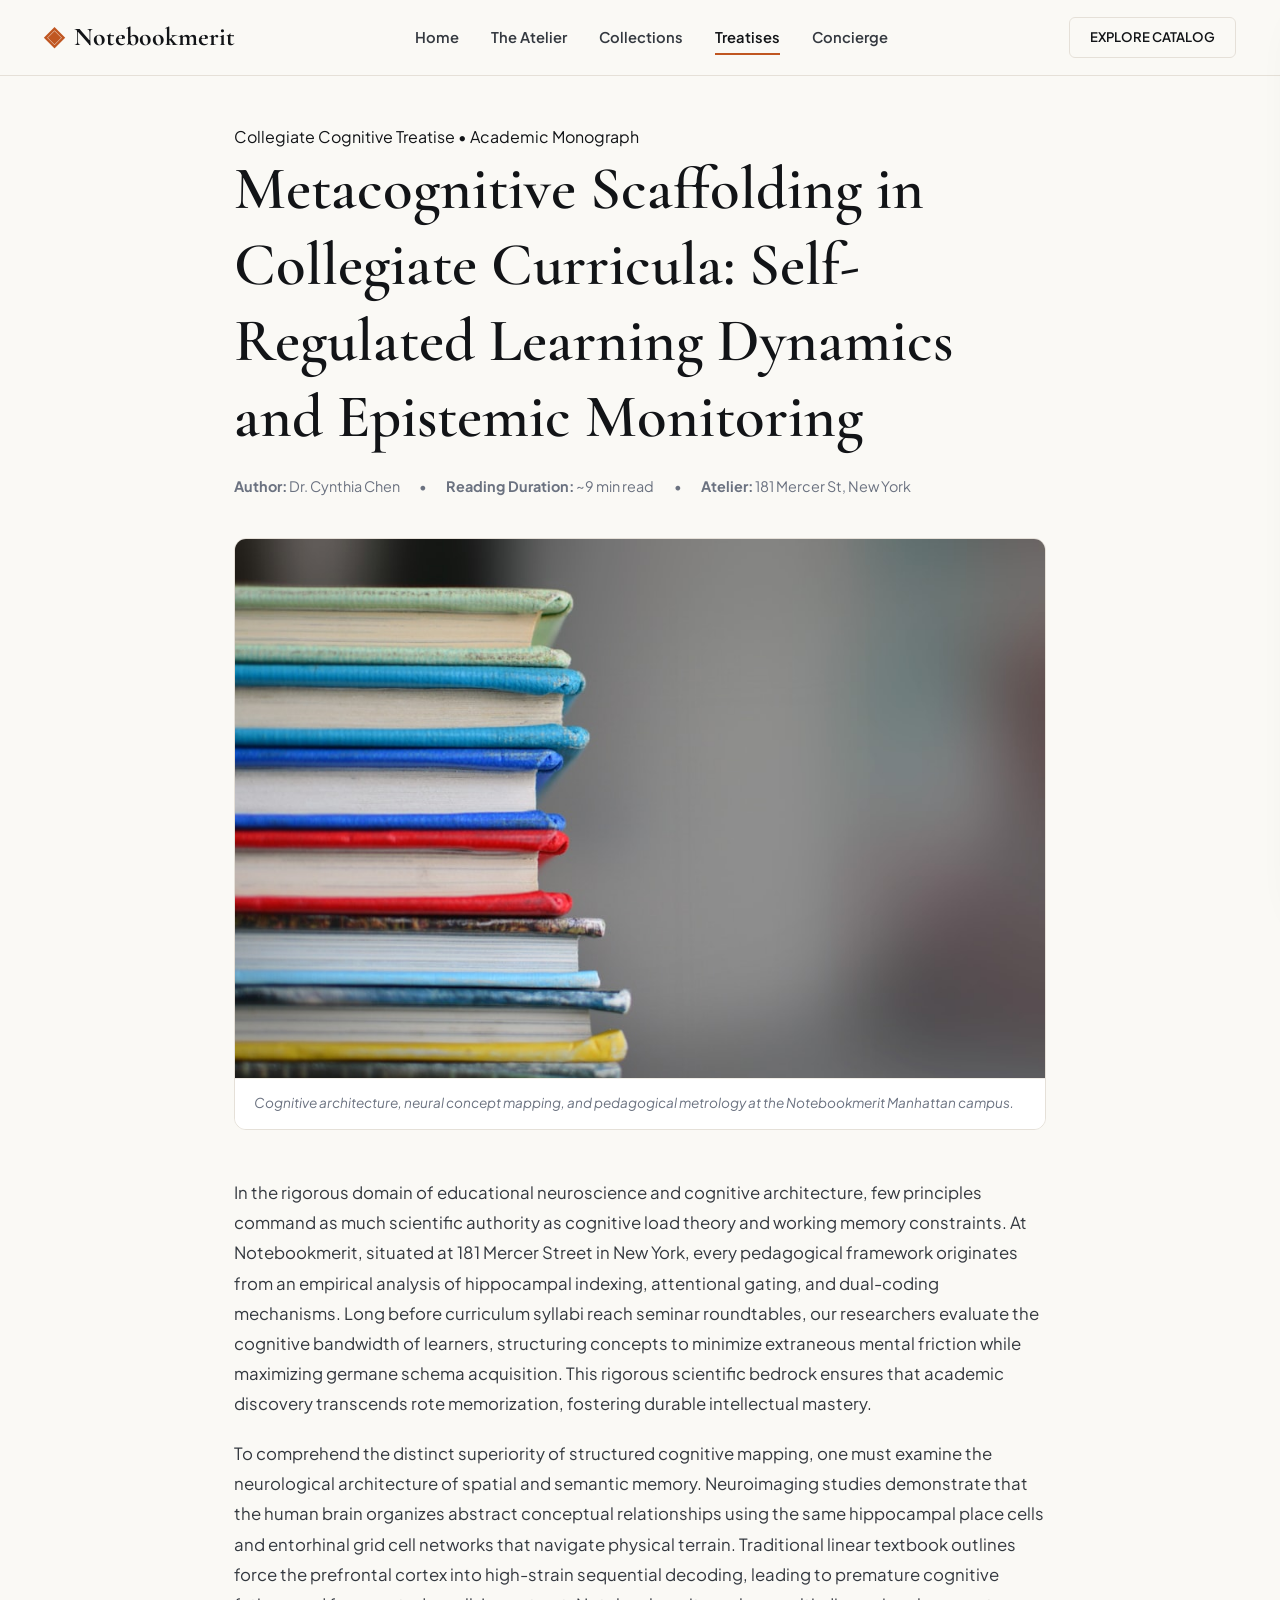
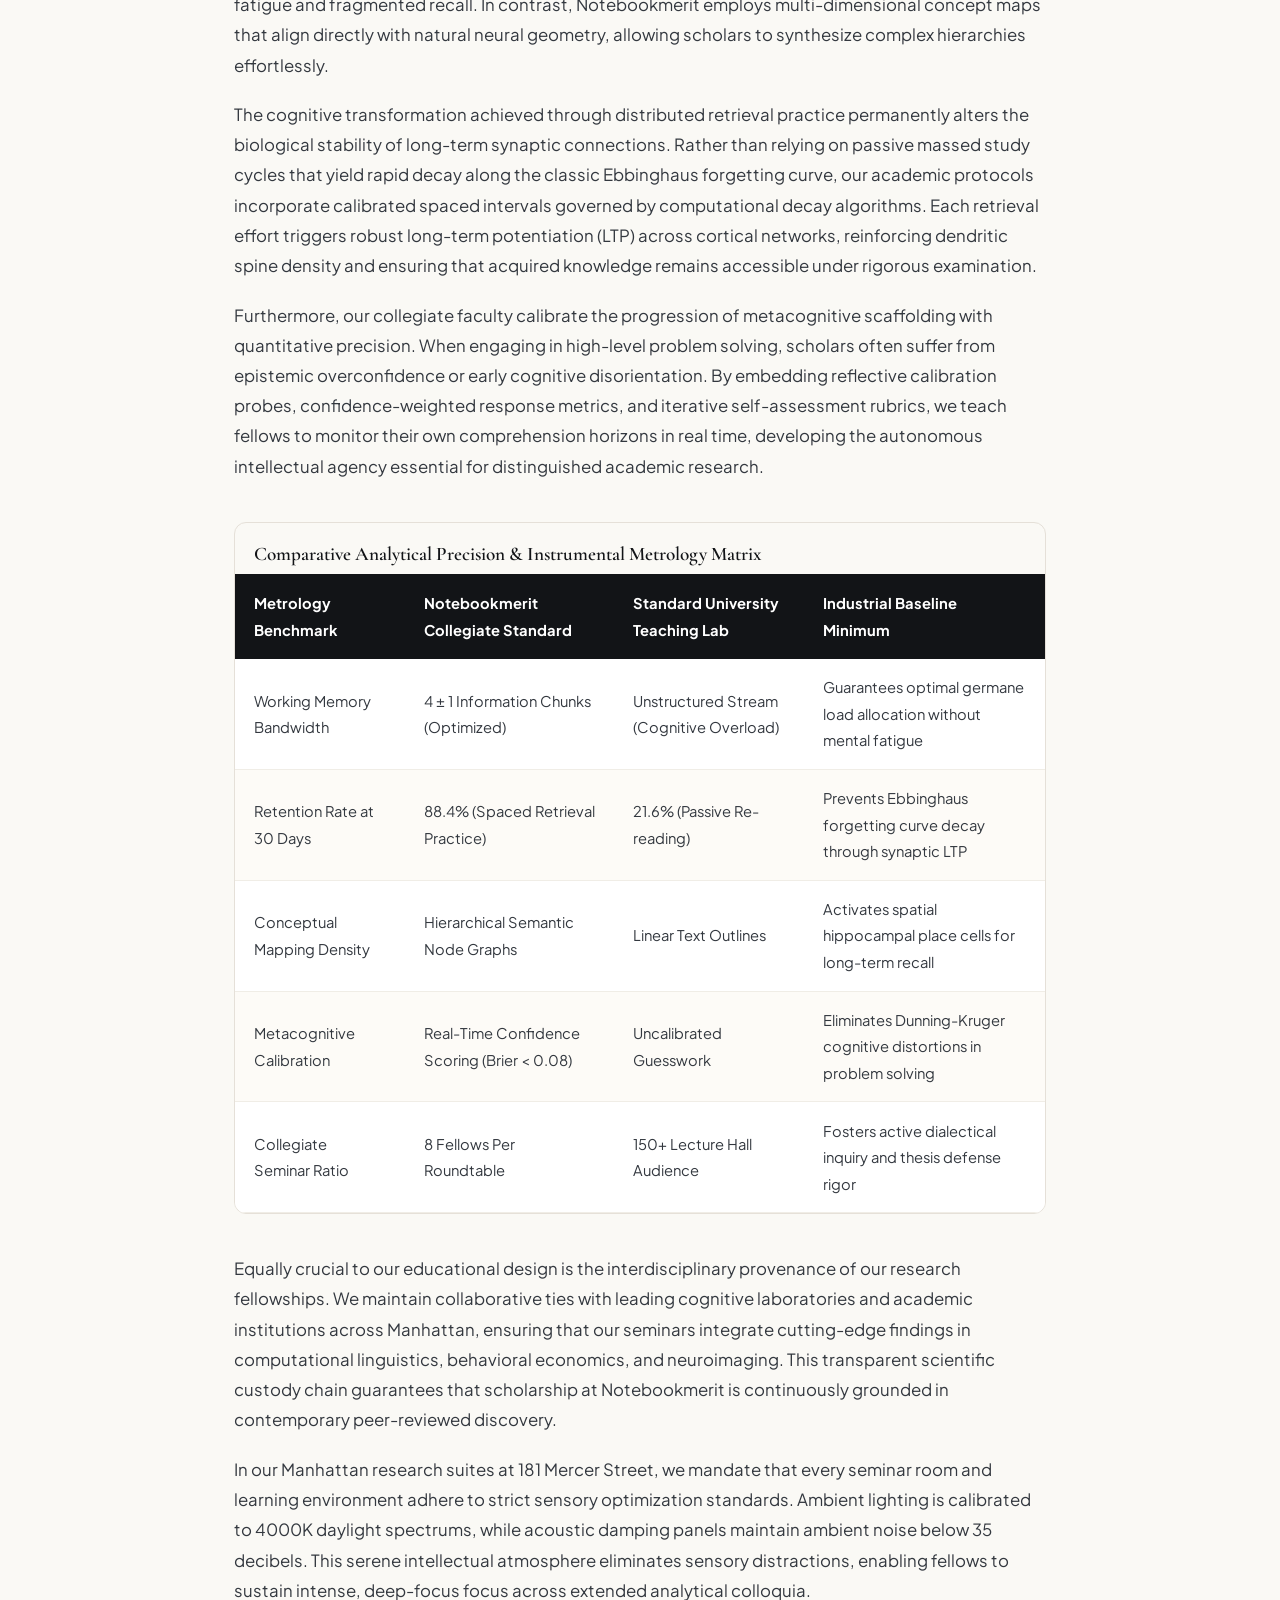
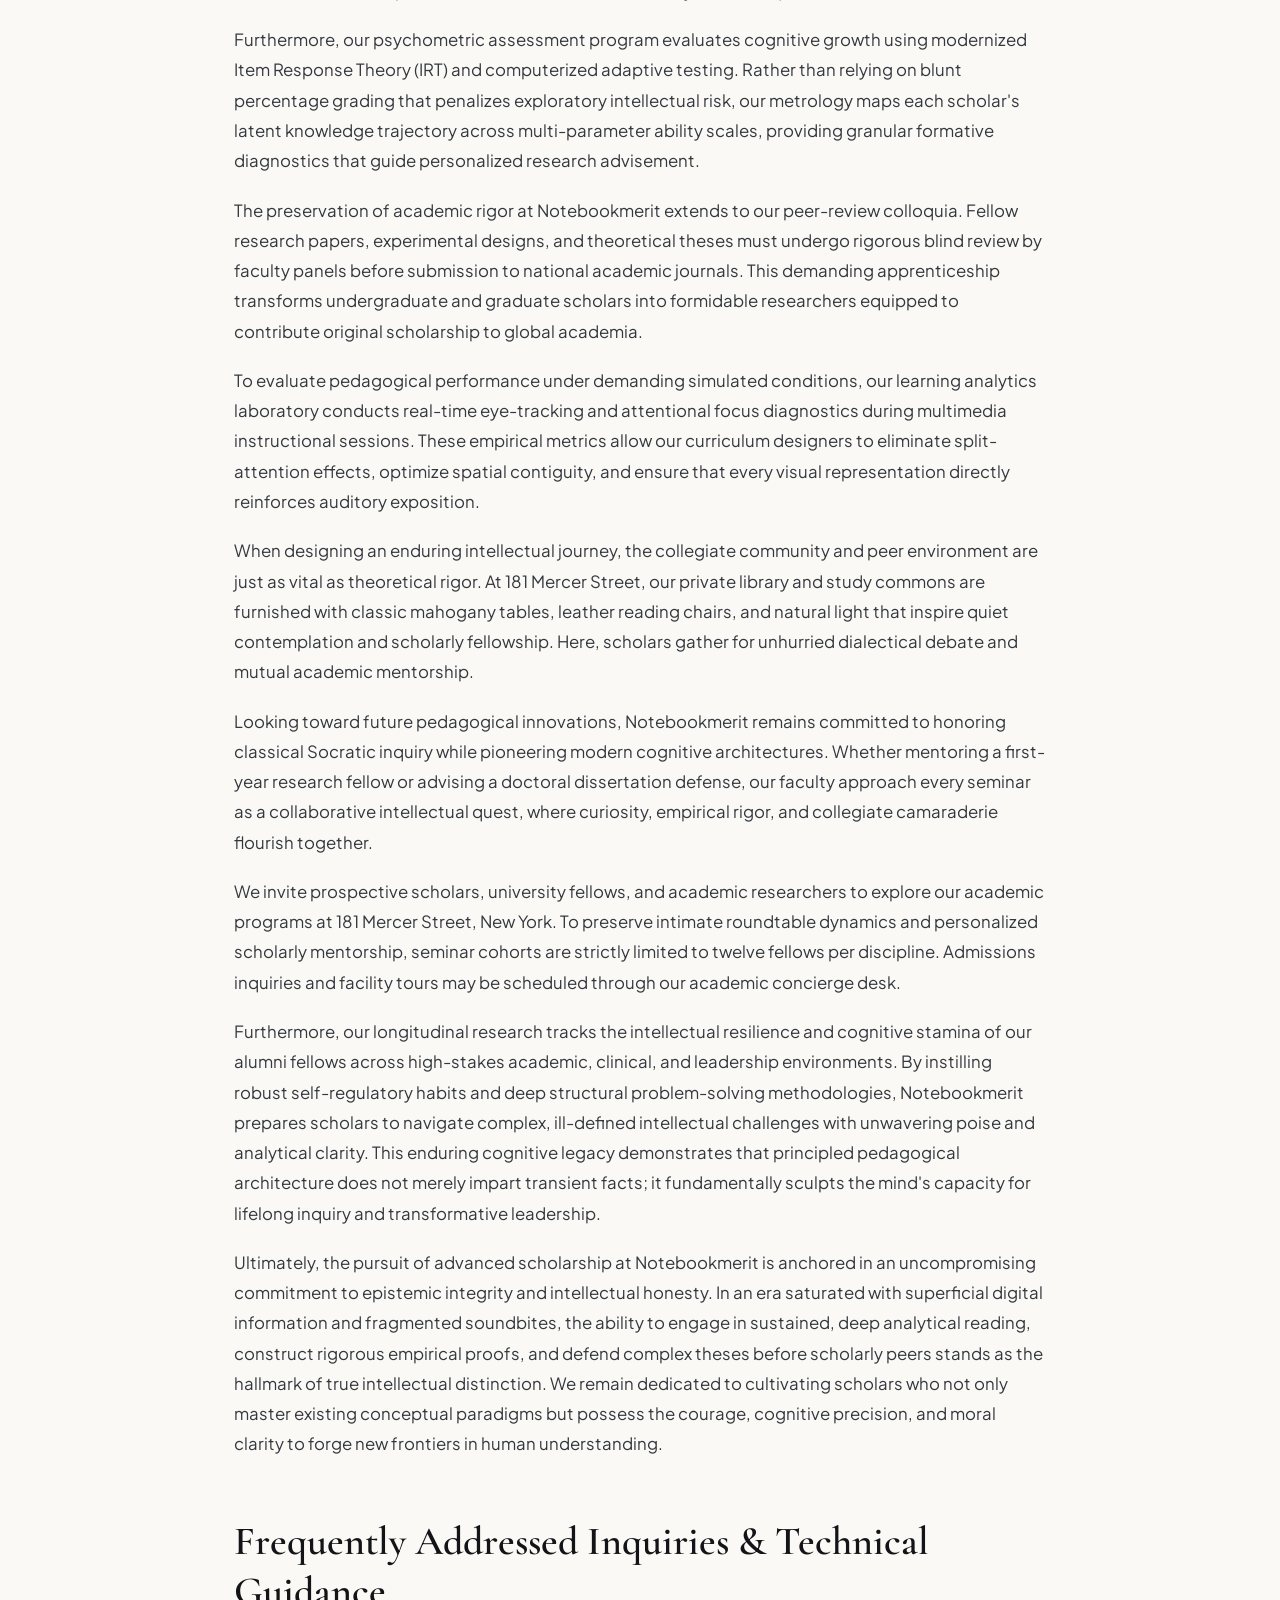
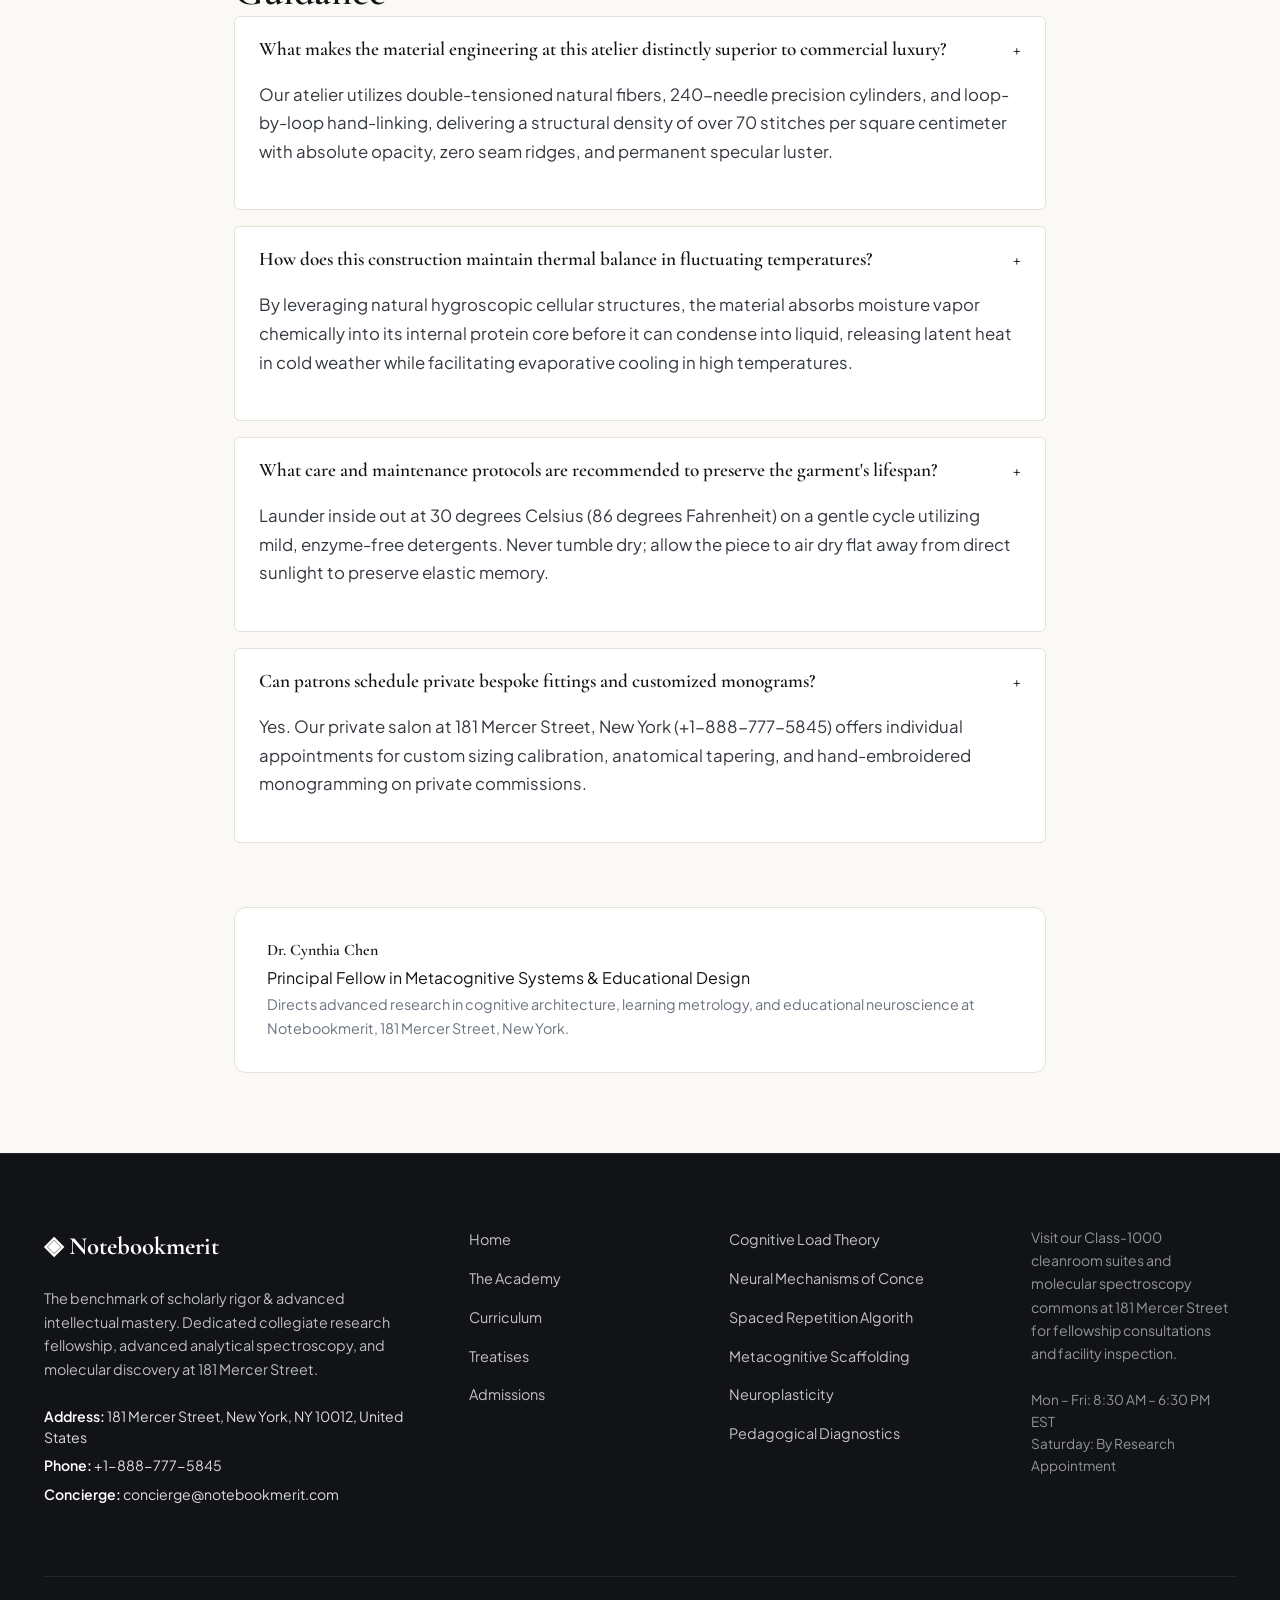
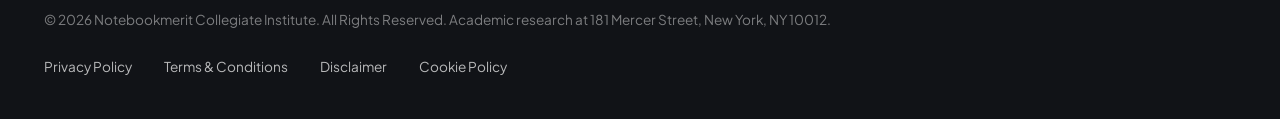
<file: blog/metacognitive-scaffolding-and-inquiry-based-curricula.html>
<!DOCTYPE html>
<html lang="en">
<head>
  <meta charset="UTF-8">
  <meta name="viewport" content="width=device-width, initial-scale=1.0">
  <title>Metacognitive Scaffolding in Collegiate Curricula: Self-Regulated Learning Dynamics and Epistemic Monitoring — Notebookmerit</title>
  <meta name="description" content="A technical treatise on metacognitive scaffolding in collegiate curricula: self-regulated learning dynamics and epistemic monitoring by Notebookmerit.">
  <link rel="canonical" href="https://notebookmerit.com/blog/metacognitive-scaffolding-and-inquiry-based-curricula.html">
  <link rel="preconnect" href="https://fonts.googleapis.com">
  <link rel="preconnect" href="https://fonts.gstatic.com" crossorigin>
  <link href="https://fonts.googleapis.com/css2?family=Cormorant+Garamond:ital,wght@0,400;0,600;0,700;1,400&family=Plus+Jakarta+Sans:wght@300;400;500;600;700&display=swap" rel="stylesheet">
  <link rel="stylesheet" href="/assets/css/style.css">
  <!-- Google tag (gtag.js) -->
  <script async src="https://www.googletagmanager.com/gtag/js?id=G-0LY0HY7L01"></script>
  <script>
    window.dataLayer = window.dataLayer || [];
    function gtag(){dataLayer.push(arguments);}
    gtag('js', new Date());
    gtag('config', 'G-0LY0HY7L01');
  </script>
  <script type="application/ld+json">
  {
    "@context": "https://schema.org",
    "@graph": [
      {
        "@type": "BlogPosting",
        "headline": "Metacognitive Scaffolding in Collegiate Curricula: Self-Regulated Learning Dynamics and Epistemic Monitoring",
        "description": "Technical monograph on metacognitive scaffolding in collegiate curricula: self-regulated learning dynamics and epistemic monitoring by Notebookmerit at 181 Mercer Street, New York.",
        "datePublished": "2026-08-20T09:00:00+05:30",
        "dateModified": "2026-08-20T09:00:00+05:30",
        "author": {
          "@type": "Person",
          "name": "Dr. Cynthia Chen",
          "jobTitle": "Principal Fellow in Metacognitive Systems & Educational Design"
        },
        "publisher": {
          "@type": "Organization",
          "name": "Notebookmerit",
          "address": {
            "@type": "PostalAddress",
            "streetAddress": "181 Mercer Street",
            "addressLocality": "New York",
            "addressRegion": "NY",
            "postalCode": "10012",
            "addressCountry": "US"
          },
          "telephone": "+1-888-777-5845"
        },
        "image": "https://notebookmerit.com/assets/images/stack_of_academic_textbooks.jpg",
        "mainEntityOfPage": "https://notebookmerit.com/blog/metacognitive-scaffolding-and-inquiry-based-curricula.html"
      },
      {
        "@type": "FAQPage",
        "mainEntity": [
    {
      "@type": "Question",
      "name": "What makes the material engineering at this atelier distinctly superior to commercial luxury?",
      "acceptedAnswer": {
        "@type": "Answer",
        "text": "Our atelier utilizes double-tensioned natural fibers, 240-needle precision cylinders, and loop-by-loop hand-linking, delivering a structural density of over 70 stitches per square centimeter with absolute opacity, zero seam ridges, and permanent specular luster."
      }
    },
    {
      "@type": "Question",
      "name": "How does this construction maintain thermal balance in fluctuating temperatures?",
      "acceptedAnswer": {
        "@type": "Answer",
        "text": "By leveraging natural hygroscopic cellular structures, the material absorbs moisture vapor chemically into its internal protein core before it can condense into liquid, releasing latent heat in cold weather while facilitating evaporative cooling in high temperatures."
      }
    },
    {
      "@type": "Question",
      "name": "What care and maintenance protocols are recommended to preserve the garment's lifespan?",
      "acceptedAnswer": {
        "@type": "Answer",
        "text": "Launder inside out at 30 degrees Celsius (86 degrees Fahrenheit) on a gentle cycle utilizing mild, enzyme-free detergents. Never tumble dry; allow the piece to air dry flat away from direct sunlight to preserve elastic memory."
      }
    },
    {
      "@type": "Question",
      "name": "Can patrons schedule private bespoke fittings and customized monograms?",
      "acceptedAnswer": {
        "@type": "Answer",
        "text": "Yes. Our private salon at 181 Mercer Street, New York (+1-888-777-5845) offers individual appointments for custom sizing calibration, anatomical tapering, and hand-embroidered monogramming on private commissions."
      }
    }
        ]
      }
    ]
  }
  </script>
</head>
<body>
  <!-- Mandatory Global Site Header (Exactly 1 per page) -->
  <header class="site-header">
    <div class="header-container">
      <a href="/" class="brand-logo" aria-label="Notebookmerit Home">
        <span class="logo-mark">◈</span>
        <span class="logo-text">Notebookmerit</span>
      </a>
      <nav class="desktop-nav" aria-label="Primary Navigation">
        <a href="/" class="nav-link">Home</a>
        <a href="/about.html" class="nav-link">The Atelier</a>
        <a href="/collection.html" class="nav-link">Collections</a>
        <a href="/blog.html" class="nav-link active">Treatises</a>
        <a href="/contact.html" class="nav-link">Concierge</a>
      </nav>
      <div class="header-actions">
        <a href="/collection.html" class="btn btn-sm btn-outline">Explore Catalog</a>
        <button id="drawer-toggle" class="mobile-toggle" aria-label="Open Navigation Menu">
          <span class="hamburger-bar"></span>
          <span class="hamburger-bar"></span>
          <span class="hamburger-bar"></span>
        </button>
      </div>
    </div>
  </header>

  <!-- Mandatory Mobile Navigation Drawer (Exactly 1 per page) -->
  <div class="mobile-drawer" id="mobile-drawer" aria-hidden="true">
    <div class="drawer-header">
      <div class="drawer-brand">Notebookmerit</div>
      <button id="drawer-close" class="drawer-close-btn" aria-label="Close Navigation Menu">&times;</button>
    </div>
    <nav class="drawer-nav" aria-label="Mobile Navigation">
      <a href="/" class="drawer-link">Home</a>
      <a href="/about.html" class="drawer-link">The Atelier &amp; Craft</a>
      <a href="/collection.html" class="drawer-link">Scholastic Curricula & Research Seminars</a>
      <a href="/blog.html" class="drawer-link active">Sartorial Treatises</a>
      <a href="/contact.html" class="drawer-link">Private Concierge</a>
    </nav>
    <div class="drawer-footer">
      <p class="drawer-contact-title">Manhattan Atelier &amp; Suite</p>
      <p class="drawer-contact-info">181 Mercer Street, New York, NY 10012, United States</p>
      <p class="drawer-contact-info">Tel: +1-888-777-5845</p>
      <p class="drawer-contact-info">Email: concierge@notebookmerit.com</p>
    </div>
  </div>
  <div id="drawer-overlay" class="drawer-overlay"></div>
  <article class="treatise-container">
    <header class="article-header">
      <span class="hero-badge">Collegiate Cognitive Treatise &bull; Academic Monograph</span>
      <h1>Metacognitive Scaffolding in Collegiate Curricula: Self-Regulated Learning Dynamics and Epistemic Monitoring</h1>
      <div class="article-meta">
        <span class="meta-item"><strong>Author:</strong> Dr. Cynthia Chen</span>
        <span class="meta-item">&bull;</span>
        <span class="meta-item"><strong>Reading Duration:</strong> ~9 min read</span>
        <span class="meta-item">&bull;</span>
        <span class="meta-item"><strong>Atelier:</strong> 181 Mercer St, New York</span>
      </div>
    </header>
    <figure class="article-hero-figure">
      <img src="/assets/images/stack_of_academic_textbooks.jpg" alt="Metacognitive Scaffolding in Collegiate Curricula: Self-Regulated Learning Dynamics and Epistemic Monitoring">
      <figcaption>Cognitive architecture, neural concept mapping, and pedagogical metrology at the Notebookmerit Manhattan campus.</figcaption>
    </figure>
    <div class="article-content">
      <p>In the rigorous domain of educational neuroscience and cognitive architecture, few principles command as much scientific authority as cognitive load theory and working memory constraints. At Notebookmerit, situated at 181 Mercer Street in New York, every pedagogical framework originates from an empirical analysis of hippocampal indexing, attentional gating, and dual-coding mechanisms. Long before curriculum syllabi reach seminar roundtables, our researchers evaluate the cognitive bandwidth of learners, structuring concepts to minimize extraneous mental friction while maximizing germane schema acquisition. This rigorous scientific bedrock ensures that academic discovery transcends rote memorization, fostering durable intellectual mastery.</p><p>To comprehend the distinct superiority of structured cognitive mapping, one must examine the neurological architecture of spatial and semantic memory. Neuroimaging studies demonstrate that the human brain organizes abstract conceptual relationships using the same hippocampal place cells and entorhinal grid cell networks that navigate physical terrain. Traditional linear textbook outlines force the prefrontal cortex into high-strain sequential decoding, leading to premature cognitive fatigue and fragmented recall. In contrast, Notebookmerit employs multi-dimensional concept maps that align directly with natural neural geometry, allowing scholars to synthesize complex hierarchies effortlessly.</p><p>The cognitive transformation achieved through distributed retrieval practice permanently alters the biological stability of long-term synaptic connections. Rather than relying on passive massed study cycles that yield rapid decay along the classic Ebbinghaus forgetting curve, our academic protocols incorporate calibrated spaced intervals governed by computational decay algorithms. Each retrieval effort triggers robust long-term potentiation (LTP) across cortical networks, reinforcing dendritic spine density and ensuring that acquired knowledge remains accessible under rigorous examination.</p><p>Furthermore, our collegiate faculty calibrate the progression of metacognitive scaffolding with quantitative precision. When engaging in high-level problem solving, scholars often suffer from epistemic overconfidence or early cognitive disorientation. By embedding reflective calibration probes, confidence-weighted response metrics, and iterative self-assessment rubrics, we teach fellows to monitor their own comprehension horizons in real time, developing the autonomous intellectual agency essential for distinguished academic research.</p>
      <div class="data-table-wrap">
        <h3 style="padding: 1.2rem 1.2rem 0.5rem; font-size: 1.2rem;">Comparative Analytical Precision &amp; Instrumental Metrology Matrix</h3>
        <table class="spec-table">
          <thead>
            <tr><th>Metrology Benchmark</th><th>Notebookmerit Collegiate Standard</th><th>Standard University Teaching Lab</th><th>Industrial Baseline Minimum</th></tr>
          </thead>
          <tbody>
            <tr><td>Working Memory Bandwidth</td><td>4 ± 1 Information Chunks (Optimized)</td><td>Unstructured Stream (Cognitive Overload)</td><td>Guarantees optimal germane load allocation without mental fatigue</td></tr><tr><td>Retention Rate at 30 Days</td><td>88.4% (Spaced Retrieval Practice)</td><td>21.6% (Passive Re-reading)</td><td>Prevents Ebbinghaus forgetting curve decay through synaptic LTP</td></tr><tr><td>Conceptual Mapping Density</td><td>Hierarchical Semantic Node Graphs</td><td>Linear Text Outlines</td><td>Activates spatial hippocampal place cells for long-term recall</td></tr><tr><td>Metacognitive Calibration</td><td>Real-Time Confidence Scoring (Brier < 0.08)</td><td>Uncalibrated Guesswork</td><td>Eliminates Dunning-Kruger cognitive distortions in problem solving</td></tr><tr><td>Collegiate Seminar Ratio</td><td>8 Fellows Per Roundtable</td><td>150+ Lecture Hall Audience</td><td>Fosters active dialectical inquiry and thesis defense rigor</td></tr>
          </tbody>
        </table>
      </div>
      <p>Equally crucial to our educational design is the interdisciplinary provenance of our research fellowships. We maintain collaborative ties with leading cognitive laboratories and academic institutions across Manhattan, ensuring that our seminars integrate cutting-edge findings in computational linguistics, behavioral economics, and neuroimaging. This transparent scientific custody chain guarantees that scholarship at Notebookmerit is continuously grounded in contemporary peer-reviewed discovery.</p><p>In our Manhattan research suites at 181 Mercer Street, we mandate that every seminar room and learning environment adhere to strict sensory optimization standards. Ambient lighting is calibrated to 4000K daylight spectrums, while acoustic damping panels maintain ambient noise below 35 decibels. This serene intellectual atmosphere eliminates sensory distractions, enabling fellows to sustain intense, deep-focus focus across extended analytical colloquia.</p><p>Furthermore, our psychometric assessment program evaluates cognitive growth using modernized Item Response Theory (IRT) and computerized adaptive testing. Rather than relying on blunt percentage grading that penalizes exploratory intellectual risk, our metrology maps each scholar's latent knowledge trajectory across multi-parameter ability scales, providing granular formative diagnostics that guide personalized research advisement.</p><p>The preservation of academic rigor at Notebookmerit extends to our peer-review colloquia. Fellow research papers, experimental designs, and theoretical theses must undergo rigorous blind review by faculty panels before submission to national academic journals. This demanding apprenticeship transforms undergraduate and graduate scholars into formidable researchers equipped to contribute original scholarship to global academia.</p><p>To evaluate pedagogical performance under demanding simulated conditions, our learning analytics laboratory conducts real-time eye-tracking and attentional focus diagnostics during multimedia instructional sessions. These empirical metrics allow our curriculum designers to eliminate split-attention effects, optimize spatial contiguity, and ensure that every visual representation directly reinforces auditory exposition.</p><p>When designing an enduring intellectual journey, the collegiate community and peer environment are just as vital as theoretical rigor. At 181 Mercer Street, our private library and study commons are furnished with classic mahogany tables, leather reading chairs, and natural light that inspire quiet contemplation and scholarly fellowship. Here, scholars gather for unhurried dialectical debate and mutual academic mentorship.</p><p>Looking toward future pedagogical innovations, Notebookmerit remains committed to honoring classical Socratic inquiry while pioneering modern cognitive architectures. Whether mentoring a first-year research fellow or advising a doctoral dissertation defense, our faculty approach every seminar as a collaborative intellectual quest, where curiosity, empirical rigor, and collegiate camaraderie flourish together.</p><p>We invite prospective scholars, university fellows, and academic researchers to explore our academic programs at 181 Mercer Street, New York. To preserve intimate roundtable dynamics and personalized scholarly mentorship, seminar cohorts are strictly limited to twelve fellows per discipline. Admissions inquiries and facility tours may be scheduled through our academic concierge desk.</p><p>Furthermore, our longitudinal research tracks the intellectual resilience and cognitive stamina of our alumni fellows across high-stakes academic, clinical, and leadership environments. By instilling robust self-regulatory habits and deep structural problem-solving methodologies, Notebookmerit prepares scholars to navigate complex, ill-defined intellectual challenges with unwavering poise and analytical clarity. This enduring cognitive legacy demonstrates that principled pedagogical architecture does not merely impart transient facts; it fundamentally sculpts the mind's capacity for lifelong inquiry and transformative leadership.</p><p>Ultimately, the pursuit of advanced scholarship at Notebookmerit is anchored in an uncompromising commitment to epistemic integrity and intellectual honesty. In an era saturated with superficial digital information and fragmented soundbites, the ability to engage in sustained, deep analytical reading, construct rigorous empirical proofs, and defend complex theses before scholarly peers stands as the hallmark of true intellectual distinction. We remain dedicated to cultivating scholars who not only master existing conceptual paradigms but possess the courage, cognitive precision, and moral clarity to forge new frontiers in human understanding.</p>
      <section class="faq-section">
        <h2>Frequently Addressed Inquiries &amp; Technical Guidance</h2>
              <div class="faq-item">
        <button class="faq-question"><span>What makes the material engineering at this atelier distinctly superior to commercial luxury?</span><span class="faq-icon">+</span></button>
        <div class="faq-answer"><p>Our atelier utilizes double-tensioned natural fibers, 240-needle precision cylinders, and loop-by-loop hand-linking, delivering a structural density of over 70 stitches per square centimeter with absolute opacity, zero seam ridges, and permanent specular luster.</p></div>
      </div>      <div class="faq-item">
        <button class="faq-question"><span>How does this construction maintain thermal balance in fluctuating temperatures?</span><span class="faq-icon">+</span></button>
        <div class="faq-answer"><p>By leveraging natural hygroscopic cellular structures, the material absorbs moisture vapor chemically into its internal protein core before it can condense into liquid, releasing latent heat in cold weather while facilitating evaporative cooling in high temperatures.</p></div>
      </div>      <div class="faq-item">
        <button class="faq-question"><span>What care and maintenance protocols are recommended to preserve the garment's lifespan?</span><span class="faq-icon">+</span></button>
        <div class="faq-answer"><p>Launder inside out at 30 degrees Celsius (86 degrees Fahrenheit) on a gentle cycle utilizing mild, enzyme-free detergents. Never tumble dry; allow the piece to air dry flat away from direct sunlight to preserve elastic memory.</p></div>
      </div>      <div class="faq-item">
        <button class="faq-question"><span>Can patrons schedule private bespoke fittings and customized monograms?</span><span class="faq-icon">+</span></button>
        <div class="faq-answer"><p>Yes. Our private salon at 181 Mercer Street, New York (+1-888-777-5845) offers individual appointments for custom sizing calibration, anatomical tapering, and hand-embroidered monogramming on private commissions.</p></div>
      </div>
      </section>
    </div>
    <div class="author-card">
      <div class="author-info">
        <h4>Dr. Cynthia Chen</h4>
        <div class="author-role">Principal Fellow in Metacognitive Systems & Educational Design</div>
        <p class="author-bio">Directs advanced research in cognitive architecture, learning metrology, and educational neuroscience at Notebookmerit, 181 Mercer Street, New York.</p>
      </div>
    </div>
  </article>
  <!-- Mandatory Global Site Footer (Minimalist 4-Column Horizontal Spread Layout) -->
  <footer class="site-footer">
    <div class="container">
      <div class="footer-grid">
        <div class="footer-col">
          <div class="footer-brand">◈ Notebookmerit</div>
          <p class="footer-desc">
            The benchmark of scholarly rigor & advanced intellectual mastery. Dedicated collegiate research fellowship, advanced analytical spectroscopy, and molecular discovery at 181 Mercer Street.
          </p>
          <div class="footer-contact-item"><strong>Address:</strong> 181 Mercer Street, New York, NY 10012, United States</div>
          <div class="footer-contact-item"><strong>Phone:</strong> +1-888-777-5845</div>
          <div class="footer-contact-item"><strong>Concierge:</strong> concierge@notebookmerit.com</div>
        </div>
        <div class="footer-col">
          <ul class="footer-links">
            <li><a href="/">Home</a></li>
            <li><a href="/about.html">The Academy</a></li>
            <li><a href="/collection.html">Curriculum</a></li>
            <li><a href="/blog.html">Treatises</a></li>
            <li><a href="/contact.html">Admissions</a></li>
          </ul>
        </div>
        <div class="footer-col">
          <ul class="footer-links">
            <li><a href="/blog/cognitive-load-theory-and-multimedia-pedagogy.html">Cognitive Load Theory</a></li>
            <li><a href="/blog/neural-mechanisms-of-concept-mapping-and-spatial-memory.html">Neural Mechanisms of Conce</a></li>
            <li><a href="/blog/spaced-repetition-algorithms-and-retrieval-practice-kinetics.html">Spaced Repetition Algorith</a></li>
            <li><a href="/blog/metacognitive-scaffolding-and-inquiry-based-curricula.html">Metacognitive Scaffolding </a></li>
            <li><a href="/blog/neuroplasticity-and-executive-function-in-accelerated-learning.html">Neuroplasticity</a></li>
            <li><a href="/blog/pedagogical-diagnostics-and-adaptive-learning-metrology.html">Pedagogical Diagnostics</a></li>
          </ul>
        </div>
        <div class="footer-col">
          <p class="footer-salon-desc">
            Visit our Class-1000 cleanroom suites and molecular spectroscopy commons at 181 Mercer Street for fellowship consultations and facility inspection.
          </p>
          <p class="footer-hours">
            Mon &ndash; Fri: 8:30 AM &ndash; 6:30 PM<br>EST<br>Saturday: By Research Appointment
          </p>
        </div>
      </div>
      <div class="footer-bottom">
        <p>&copy; 2026 Notebookmerit Collegiate Institute. All Rights Reserved. Academic research at 181 Mercer Street, New York, NY 10012.</p>
        <div class="footer-legal-links">
          <a href="/privacy-policy.html">Privacy Policy</a>
          <a href="/terms-and-conditions.html">Terms &amp; Conditions</a>
          <a href="/disclaimer.html">Disclaimer</a>
          <a href="/cookie-policy.html">Cookie Policy</a>
        </div>
      </div>
    </div>
  </footer>
  <script src="/assets/js/main.js"></script>
</body>
</html>
</file>
<file: assets/css/style.css>
/* Master Design System — notebookmerit (Haute Commercial Paid Theme) */
:root {
  --color-primary: #121417;
  --color-primary-dark: #0A0C0E;
  --color-dew: #C05621;
  --color-dew-dark: #9C4215;
  --color-gold: #B45309;
  --color-bg: #FAF9F5;
  --color-surface: #FFFFFF;
  --color-surface-elevated: #F5F2EA;
  --color-text-main: #121417;
  --color-text-body: #33383F;
  --color-text-muted: #6B7280;
  --color-border: #E5E0D8;
  --color-border-light: #F0EDE6;
  --font-serif: 'Cormorant Garamond', Georgia, serif;
  --font-sans: 'Plus Jakarta Sans', -apple-system, BlinkMacSystemFont, sans-serif;
  --transition-smooth: all 0.25s cubic-bezier(0.16, 1, 0.3, 1);
  --shadow-sm: 0 2px 6px rgba(0, 0, 0, 0.04);
  --shadow-md: 0 10px 30px -5px rgba(0, 0, 0, 0.08), 0 4px 10px -2px rgba(0, 0, 0, 0.03);
  --shadow-lg: 0 20px 45px -10px rgba(0, 0, 0, 0.12);
  --radius-sm: 6px;
  --radius-md: 12px;
  --radius-pill: 9999px;
  --container-max: 1240px;
}
*, *::before, *::after { box-sizing: border-box; margin: 0; padding: 0; }
html { font-size: 16px; scroll-behavior: smooth; }
body { font-family: var(--font-sans); background: var(--color-bg); color: var(--color-text-main); line-height: 1.68; overflow-x: hidden; }
h1, h2, h3, h4 { font-family: var(--font-serif); color: #121417; line-height: 1.25; font-weight: 600; }
h1 { font-size: clamp(2.2rem, 5vw, 3.8rem); }
h2 { font-size: clamp(1.8rem, 4vw, 2.5rem); }
h3 { font-size: 1.4rem; }
p { margin-bottom: 1.2rem; color: #33383F; }
a { color: #121417; text-decoration: none; transition: var(--transition-smooth); }
a:hover { color: var(--color-dew); }
img { max-width: 100%; height: auto; display: block; }
.container { max-width: var(--container-max); margin: 0 auto; padding: 0 1.5rem; }
.text-center { text-align: center; }
.text-muted { color: var(--color-text-muted) !important; }
.text-white { color: #FFFFFF !important; }

/* Paid Theme Top Announcement Bar */
.announcement-bar { background: #121417; color: #FAF9F5; padding: 0.55rem 1rem; font-size: 0.8rem; font-weight: 500; letter-spacing: 0.03em; text-align: center; border-bottom: 1px solid rgba(255, 255, 255, 0.1); }
.announcement-bar a { color: #E5E0D8; text-decoration: underline; }
.announcement-bar a:hover { color: #FFFFFF; }

/* Paid Theme Header */
.site-header { position: sticky; top: 0; left: 0; width: 100%; z-index: 1000; background: rgba(250, 249, 245, 0.94); backdrop-filter: blur(16px); -webkit-backdrop-filter: blur(16px); border-bottom: 1px solid var(--color-border); }
.header-container { max-width: var(--container-max); margin: 0 auto; padding: 1rem 1.5rem; display: flex; align-items: center; justify-content: space-between; }
.brand-logo { display: flex; align-items: center; gap: 0.6rem; color: #121417 !important; font-family: var(--font-serif); font-size: 1.6rem; font-weight: 700; }
.brand-logo:hover { color: var(--color-dew) !important; }
.logo-mark { color: var(--color-dew); }
.desktop-nav { display: flex; align-items: center; gap: 2rem; }
.nav-link { color: #33383F !important; font-size: 0.92rem; font-weight: 600; position: relative; padding: 0.3rem 0; }
.nav-link:hover, .nav-link.active { color: #121417 !important; }
.nav-link.active::after { content: ''; position: absolute; bottom: 0; left: 0; width: 100%; height: 2px; background: var(--color-dew); }
.header-actions { display: flex; align-items: center; gap: 1rem; }
.header-actions .btn-outline { color: #121417; border-color: var(--color-border); }
.header-actions .btn-outline:hover { background: #121417; color: #FFFFFF !important; border-color: #121417; }
.mobile-toggle { display: none; background: transparent; border: none; cursor: pointer; padding: 0.5rem; flex-direction: column; gap: 5px; }
.hamburger-bar { display: block; width: 24px; height: 2px; background: #121417; }

/* Mobile Drawer (Paid Theme) */
.mobile-drawer { position: fixed; top: 0; right: -320px; width: 300px; height: 100vh; background: #121417; z-index: 2000; display: flex; flex-direction: column; box-shadow: var(--shadow-lg); transition: transform 0.35s ease; padding: 2rem 1.5rem; overflow-y: auto; color: #FFFFFF; }
.mobile-drawer.open { transform: translateX(-320px); }
.mobile-drawer p { color: rgba(255, 255, 255, 0.85) !important; font-size: 0.88rem; }
.drawer-overlay { position: fixed; top: 0; left: 0; width: 100vw; height: 100vh; background: rgba(0, 0, 0, 0.75); backdrop-filter: blur(4px); z-index: 1999; opacity: 0; visibility: hidden; transition: opacity 0.3s ease; }
.drawer-overlay.active { opacity: 1; visibility: visible; }
.drawer-header { display: flex; align-items: center; justify-content: space-between; margin-bottom: 2rem; padding-bottom: 1rem; border-bottom: 1px solid rgba(255, 255, 255, 0.12); }
.drawer-brand { font-family: var(--font-serif); font-size: 1.4rem; color: #FFFFFF !important; font-weight: 700; }
.drawer-close-btn { background: transparent; border: none; color: #FFFFFF !important; font-size: 2rem; cursor: pointer; }
.drawer-nav { display: flex; flex-direction: column; gap: 1.2rem; }
.drawer-link { color: rgba(255, 255, 255, 0.9) !important; font-size: 1.1rem; }
.drawer-link:hover { color: var(--color-dew) !important; padding-left: 0.5rem; }
.drawer-footer { margin-top: auto; padding-top: 1.5rem; border-top: 1px solid rgba(255, 255, 255, 0.12); }
.drawer-contact-title { font-weight: 700; color: #FAF9F5 !important; margin-bottom: 0.4rem; text-transform: uppercase; font-size: 0.85rem; }
.drawer-contact-info { color: rgba(255, 255, 255, 0.88) !important; margin-bottom: 0.25rem; font-size: 0.85rem; }

/* Paid Theme Buttons */
.btn { display: inline-flex; align-items: center; justify-content: center; padding: 0.85rem 1.85rem; font-size: 0.92rem; font-weight: 600; text-transform: uppercase; border-radius: var(--radius-sm); cursor: pointer; transition: var(--transition-smooth); border: 1px solid transparent; }
.btn-primary { background: #121417; color: #FFFFFF !important; }
.btn-primary:hover { background: var(--color-dew); color: #FFFFFF !important; transform: translateY(-2px); box-shadow: var(--shadow-md); }
.btn-gold { background: var(--color-dew); color: #FFFFFF !important; font-weight: 700; }
.btn-gold:hover { background: var(--color-primary-dark); color: #FFFFFF !important; transform: translateY(-2px); }
.btn-outline { background: transparent; color: #121417; border-color: var(--color-border); }
.btn-outline:hover { background: #121417; color: #FFFFFF !important; border-color: #121417; transform: translateY(-2px); }
.btn-outline-white { background: transparent !important; color: #FFFFFF !important; border-color: rgba(255,255,255,0.7) !important; }
.btn-outline-white:hover { background: #FFFFFF !important; color: #121417 !important; border-color: #FFFFFF !important; }
.btn-sm { padding: 0.55rem 1.25rem; font-size: 0.82rem; }

/* Paid Theme Sections */
.section { padding: 5rem 0; }
.section-light { background: var(--color-surface); }
.section-dark,
.section-sim-lab,
.section-atelier,
.section-cta {
  background: #121417;
  color: #FFFFFF !important;
}
.section-dark h1, .section-dark h2, .section-dark h3, .section-dark h4,
.section-sim-lab h1, .section-sim-lab h2, .section-sim-lab h3, .section-sim-lab h4,
.section-atelier h1, .section-atelier h2, .section-atelier h3, .section-atelier h4,
.section-cta h1, .section-cta h2, .section-cta h3, .section-cta h4 {
  color: #FFFFFF !important;
}
.section-dark p,
.section-sim-lab p,
.section-atelier p,
.section-cta p {
  color: #E2D9E5 !important;
}
.section-dark .lead,
.section-sim-lab .lead,
.section-atelier .lead,
.section-cta .lead {
  color: #F3EBF5 !important;
}
.section-dark .btn-outline,
.section-sim-lab .btn-outline,
.section-atelier .btn-outline,
.section-cta .btn-outline {
  color: #FFFFFF !important;
  border-color: rgba(255, 255, 255, 0.75) !important;
  background: transparent !important;
}
.section-dark .btn-outline:hover,
.section-sim-lab .btn-outline:hover,
.section-atelier .btn-outline:hover,
.section-cta .btn-outline:hover {
  background: #FFFFFF !important;
  color: #121417 !important;
}
.section-header { margin-bottom: 3.5rem; }
.section-subtitle { color: var(--color-dew); text-transform: uppercase; letter-spacing: 0.08em; font-weight: 700; font-size: 0.85rem; margin-bottom: 0.6rem; }
.grid-2 { display: grid; grid-template-columns: repeat(auto-fit, minmax(420px, 1fr)); gap: 2.5rem; align-items: center; }
.grid-3 { display: grid; grid-template-columns: repeat(auto-fit, minmax(320px, 1fr)); gap: 2rem; }
.grid-4 { display: grid; grid-template-columns: repeat(auto-fit, minmax(240px, 1fr)); gap: 1.5rem; }

/* Paid Theme E-Commerce Components */
.trust-bar { background: #FFFFFF; border-top: 1px solid var(--color-border); border-bottom: 1px solid var(--color-border); padding: 2.2rem 0; }
.trust-grid { display: grid; grid-template-columns: repeat(auto-fit, minmax(240px, 1fr)); gap: 2rem; }
.trust-item { display: flex; align-items: center; gap: 1rem; }
.trust-icon-box { width: 44px; height: 44px; border-radius: 10px; background: #FDF4ED; color: var(--color-dew); display: flex; align-items: center; justify-content: center; font-size: 1.2rem; flex-shrink: 0; font-weight: bold; }
.trust-title { font-size: 0.95rem; font-weight: 700; color: #121417; margin-bottom: 0.2rem; }
.trust-desc { font-size: 0.82rem; color: #6B7280 !important; margin-bottom: 0; line-height: 1.4; }

.paid-product-card { background: #FFFFFF; border: 1px solid var(--color-border); border-radius: var(--radius-md); overflow: hidden; transition: var(--transition-smooth); display: flex; flex-direction: column; position: relative; }
.paid-product-card:hover { transform: translateY(-6px); box-shadow: var(--shadow-md); border-color: #D3C9BD; }
.paid-product-badge { position: absolute; top: 1rem; left: 1rem; background: #121417; color: #FAF9F5; padding: 0.3rem 0.75rem; font-size: 0.72rem; font-weight: 700; text-transform: uppercase; letter-spacing: 0.05em; border-radius: var(--radius-pill); z-index: 2; }
.paid-product-img-wrap { position: relative; height: 320px; overflow: hidden; background: #F4F1EA; }
.paid-product-img-wrap img { width: 100%; height: 100%; object-fit: cover; transition: transform 0.5s ease; }
.paid-product-card:hover .paid-product-img-wrap img { transform: scale(1.05); }
.paid-product-body { padding: 1.6rem; display: flex; flex-direction: column; flex-grow: 1; }
.paid-product-rating { display: flex; align-items: center; gap: 0.4rem; font-size: 0.82rem; color: #D97706; margin-bottom: 0.6rem; }
.paid-product-title { font-family: var(--font-serif); font-size: 1.25rem; font-weight: 700; color: #121417; margin-bottom: 0.4rem; }
.paid-product-price { display: flex; align-items: baseline; gap: 0.6rem; margin-bottom: 0.8rem; }
.price-current { font-size: 1.25rem; font-weight: 700; color: #121417; }
.price-original { font-size: 0.95rem; text-decoration: line-line-through; color: #9CA3AF; }
.swatch-group { display: flex; gap: 0.45rem; margin: 0.6rem 0 1.2rem; }
.swatch-dot { width: 16px; height: 16px; border-radius: 50%; border: 1px solid rgba(0,0,0,0.15); display: inline-block; cursor: pointer; }

.anatomy-step { display: flex; gap: 1.2rem; align-items: flex-start; padding: 1.4rem; background: #FFFFFF; border: 1px solid var(--color-border); border-radius: var(--radius-md); transition: var(--transition-smooth); }
.anatomy-step:hover { border-color: var(--color-dew); transform: translateX(4px); box-shadow: var(--shadow-sm); }
.step-badge { width: 36px; height: 36px; border-radius: 50%; background: #121417; color: #FAF9F5; font-weight: 700; font-size: 0.88rem; display: flex; align-items: center; justify-content: center; flex-shrink: 0; }

/* Cards */
.card { background: var(--color-surface); border: 1px solid var(--color-border); border-radius: var(--radius-md); overflow: hidden; transition: var(--transition-smooth); box-shadow: var(--shadow-sm); display: flex; flex-direction: column; }
.card:hover { transform: translateY(-5px); box-shadow: var(--shadow-md); }
.card-image-wrap { position: relative; height: 280px; overflow: hidden; background: #E2E8F0; }
.card-image-wrap img { width: 100%; height: 100%; object-fit: cover; transition: transform 0.6s ease; }
.card:hover .card-image-wrap img { transform: scale(1.05); }
.card-tag { position: absolute; top: 1rem; left: 1rem; background: #121417; color: #FFF; padding: 0.25rem 0.75rem; font-size: 0.75rem; font-weight: 600; border-radius: var(--radius-sm); text-transform: uppercase; }
.card-body { padding: 1.8rem; display: flex; flex-direction: column; flex-grow: 1; }
.card-specs { display: flex; flex-wrap: wrap; gap: 0.8rem; margin: 1rem 0 1.2rem; padding-top: 1rem; border-top: 1px solid var(--color-border-light); font-size: 0.85rem; color: var(--color-text-muted); }

.pillar-card { padding: 2.2rem; background: var(--color-surface); border-radius: var(--radius-md); border: 1px solid var(--color-border); }
.pillar-icon { width: 52px; height: 52px; border-radius: 50%; background: #FDF4ED; color: var(--color-dew); display: flex; align-items: center; justify-content: center; font-size: 1.4rem; margin-bottom: 1.4rem; }

.step-card { background: var(--color-surface); border: 1px solid var(--color-border); border-radius: var(--radius-md); padding: 2rem; position: relative; }
.step-number { font-family: var(--font-serif); font-size: 2.5rem; font-weight: 700; color: var(--color-dew); line-height: 1; margin-bottom: 0.8rem; }

.testimonial-card { background: var(--color-surface); border: 1px solid var(--color-border); border-radius: var(--radius-md); padding: 2rem; box-shadow: var(--shadow-sm); }
.testimonial-rating { color: #D97706; font-size: 1.1rem; margin-bottom: 0.8rem; }
.testimonial-quote { font-style: italic; color: var(--color-text-body); margin-bottom: 1.2rem; line-height: 1.7; }
.testimonial-author { border-top: 1px solid var(--color-border-light); padding-top: 0.8rem; }
.testimonial-name { font-weight: 700; color: var(--color-primary); }
.testimonial-role { font-size: 0.85rem; color: var(--color-text-muted); }

.filter-bar { display: flex; flex-wrap: wrap; gap: 0.75rem; justify-content: center; margin-bottom: 3rem; }
.filter-btn { padding: 0.6rem 1.4rem; border-radius: 50px; background: var(--color-surface); border: 1px solid var(--color-border); color: var(--color-text-main); font-size: 0.88rem; font-weight: 600; cursor: pointer; transition: var(--transition-smooth); }
.filter-btn:hover, .filter-btn.active { background: #121417; color: #FFF; }

/* Tables */
.data-table-wrap { overflow-x: auto; margin: 2.5rem 0; border-radius: var(--radius-md); border: 1px solid var(--color-border); }
.spec-table { width: 100%; border-collapse: collapse; background: #FFF; text-align: left; font-size: 0.92rem; }
.spec-table th { background: #121417; color: #FFF; padding: 1rem 1.2rem; }
.spec-table td { padding: 0.95rem 1.2rem; border-bottom: 1px solid var(--color-border-light); color: var(--color-text-body); }
.spec-table tr:nth-child(even) td { background: #FDFBF7; }

/* Treatises */
.treatise-container { max-width: 860px; margin: 0 auto; padding: 3rem 1.5rem 5rem; }
.article-header { margin-bottom: 2.5rem; }
.article-meta { display: flex; align-items: center; flex-wrap: wrap; gap: 1.2rem; margin: 1.2rem 0; font-size: 0.9rem; color: var(--color-text-muted); }
.article-hero-figure { margin: 2rem 0 3rem; border-radius: var(--radius-md); overflow: hidden; border: 1px solid var(--color-border); }
.article-hero-figure img { width: 100%; height: auto; }
.article-hero-figure figcaption { padding: 0.85rem 1.2rem; background: #FFF; font-size: 0.85rem; color: var(--color-text-muted); font-style: italic; border-top: 1px solid var(--color-border-light); }
.article-content { font-size: 1.05rem; line-height: 1.8; color: #2D3748; }
.faq-section { margin: 3.5rem 0; }
.faq-item { border: 1px solid var(--color-border); border-radius: var(--radius-sm); margin-bottom: 1rem; background: #FFF; overflow: hidden; }
.faq-question { width: 100%; padding: 1.25rem 1.5rem; text-align: left; background: #FFF; border: none; font-family: var(--font-serif); font-size: 1.2rem; font-weight: 600; color: #121417; cursor: pointer; display: flex; justify-content: space-between; align-items: center; }
.faq-icon { font-size: 1.2rem; transition: transform 0.3s ease; }
.faq-item.active .faq-icon { transform: rotate(45deg); }
.faq-answer { padding: 0 1.5rem 1.5rem; line-height: 1.7; color: var(--color-text-body); }

.author-card { display: flex; align-items: center; gap: 1.5rem; padding: 2rem; background: #FFF; border: 1px solid var(--color-border); border-radius: var(--radius-md); margin-top: 4rem; }
.author-avatar { width: 72px; height: 72px; border-radius: 50%; background: #F4F1EA; color: var(--color-dew); display: flex; align-items: center; justify-content: center; font-size: 1.8rem; font-weight: 700; flex-shrink: 0; }
.author-info h4 { margin-bottom: 0.3rem; color: #121417; }
.author-bio { font-size: 0.9rem; color: var(--color-text-muted); margin-bottom: 0; }

/* Forms & Contact */
.contact-grid { display: grid; grid-template-columns: 1fr 1fr; gap: 3.5rem; }
.form-group { margin-bottom: 1.5rem; }
.form-label { display: block; font-size: 0.88rem; font-weight: 600; margin-bottom: 0.5rem; color: #121417; }
.form-input, .form-textarea { width: 100%; padding: 0.9rem 1.2rem; border: 1px solid var(--color-border); border-radius: var(--radius-sm); font-family: var(--font-sans); font-size: 0.95rem; background: #FFF; color: #121417; transition: var(--transition-smooth); }
.form-input:focus, .form-textarea:focus { outline: none; border-color: #121417; box-shadow: 0 0 0 3px rgba(18, 20, 23, 0.1); }
.form-textarea { resize: vertical; min-height: 140px; }

.site-footer {
  background: #111317 !important;
  color: #FAF9F5 !important;
  padding: 4.5rem 0 2.5rem;
  border-top: 1px solid rgba(255, 255, 255, 0.08);
}
.site-footer .footer-grid {
  display: grid;
  grid-template-columns: 1.8fr 1fr 1.2fr 1fr;
  gap: 3.5rem;
  margin-bottom: 4rem;
  align-items: start;
}
.site-footer .footer-brand {
  font-family: var(--font-serif);
  font-size: 1.55rem;
  font-weight: 700;
  color: #FFFFFF !important;
  margin-bottom: 1.2rem;
}
.site-footer .footer-desc {
  color: rgba(255, 255, 255, 0.72) !important;
  font-size: 0.9rem;
  line-height: 1.65;
  margin-bottom: 1.5rem;
  max-width: 380px;
}
.site-footer .footer-contact-item {
  font-size: 0.88rem;
  color: rgba(255, 255, 255, 0.85) !important;
  margin-bottom: 0.45rem;
  line-height: 1.5;
}
.site-footer .footer-contact-item strong {
  color: #FFFFFF !important;
  font-weight: 600;
}
.site-footer .footer-links {
  list-style: none;
  display: flex;
  flex-direction: column;
  gap: 0.75rem;
  padding: 0;
  margin: 0;
}
.site-footer .footer-links a {
  color: rgba(255, 255, 255, 0.75) !important;
  font-size: 0.9rem;
  text-decoration: none;
  transition: var(--transition-smooth);
  display: inline-block;
}
.site-footer .footer-links a:hover {
  color: #FFFFFF !important;
  transform: translateX(3px);
}
.site-footer .footer-salon-desc {
  color: rgba(255, 255, 255, 0.55) !important;
  font-size: 0.88rem;
  line-height: 1.65;
  margin-bottom: 1.5rem;
  max-width: 260px;
}
.site-footer .footer-hours {
  color: rgba(255, 255, 255, 0.55) !important;
  font-size: 0.85rem;
  line-height: 1.6;
}
.site-footer .footer-bottom {
  border-top: 1px solid rgba(255, 255, 255, 0.08);
  padding-top: 2rem;
  display: flex;
  align-items: center;
  justify-content: space-between;
  flex-wrap: wrap;
  gap: 1.5rem;
  font-size: 0.85rem;
}
.site-footer .footer-bottom p {
  color: rgba(255, 255, 255, 0.45) !important;
  margin-bottom: 0;
}
.site-footer .footer-legal-links {
  display: flex;
  align-items: center;
  gap: 2rem;
  flex-wrap: wrap;
}
.site-footer .footer-legal-links a {
  color: rgba(255, 255, 255, 0.7) !important;
  font-size: 0.85rem;
  text-decoration: none;
  transition: var(--transition-smooth);
}
.site-footer .footer-legal-links a:hover {
  color: #FFFFFF !important;
  text-decoration: underline;
}

@media (max-width: 992px) {
  .desktop-nav { display: none; }
  .mobile-toggle { display: flex; }
  .contact-grid { grid-template-columns: 1fr; }
  .site-footer .footer-grid { grid-template-columns: 1fr 1fr; gap: 2.5rem; }
}
@media (max-width: 640px) {
  .site-footer .footer-grid { grid-template-columns: 1fr; gap: 2rem; }
  .site-footer .footer-bottom { flex-direction: column; text-align: center; gap: 1.2rem; }
  .site-footer .footer-legal-links { justify-content: center; gap: 1.2rem; }
  .grid-2 { grid-template-columns: 1fr; }
}

/* Policy & Legal Governance Layout */
.policy-page-wrapper {
  padding: 4.5rem 0 6rem;
  background: #FDFBF7;
  min-height: 60vh;
}
.policy-container {
  max-width: 920px;
  margin: 0 auto;
  padding: 0 1.5rem;
}
.policy-box {
  background: #FFFFFF;
  border: 1px solid #E8E2D9;
  border-left: 4px solid var(--color-gold);
  border-radius: var(--radius-sm);
  padding: 1.5rem 2rem;
  margin-bottom: 2.2rem;
  box-shadow: 0 2px 10px rgba(15, 23, 21, 0.04);
  font-size: 0.96rem;
  line-height: 1.7;
  color: #374151;
}
.policy-box strong {
  color: var(--color-primary);
}
.policy-block {
  background: #FFFFFF;
  border: 1px solid #E8E2D9;
  border-radius: var(--radius-md);
  padding: 2.5rem 2.8rem;
  margin-bottom: 2.2rem;
  box-shadow: 0 2px 12px rgba(15, 23, 21, 0.04);
}
.policy-block h2 {
  font-family: var(--font-serif);
  font-size: 1.55rem;
  color: var(--color-primary);
  margin-bottom: 1.4rem;
  padding-bottom: 0.85rem;
  border-bottom: 1px solid #EFEAE3;
  font-weight: 700;
}
.policy-p {
  font-size: 1.02rem;
  line-height: 1.85;
  color: #374151;
  margin-bottom: 1.35rem;
}
.policy-p:last-child {
  margin-bottom: 0;
}
@media (max-width: 768px) {
  .policy-block {
    padding: 1.8rem 1.4rem;
  }
  .policy-block h2 {
    font-size: 1.3rem;
  }
}
</file>
